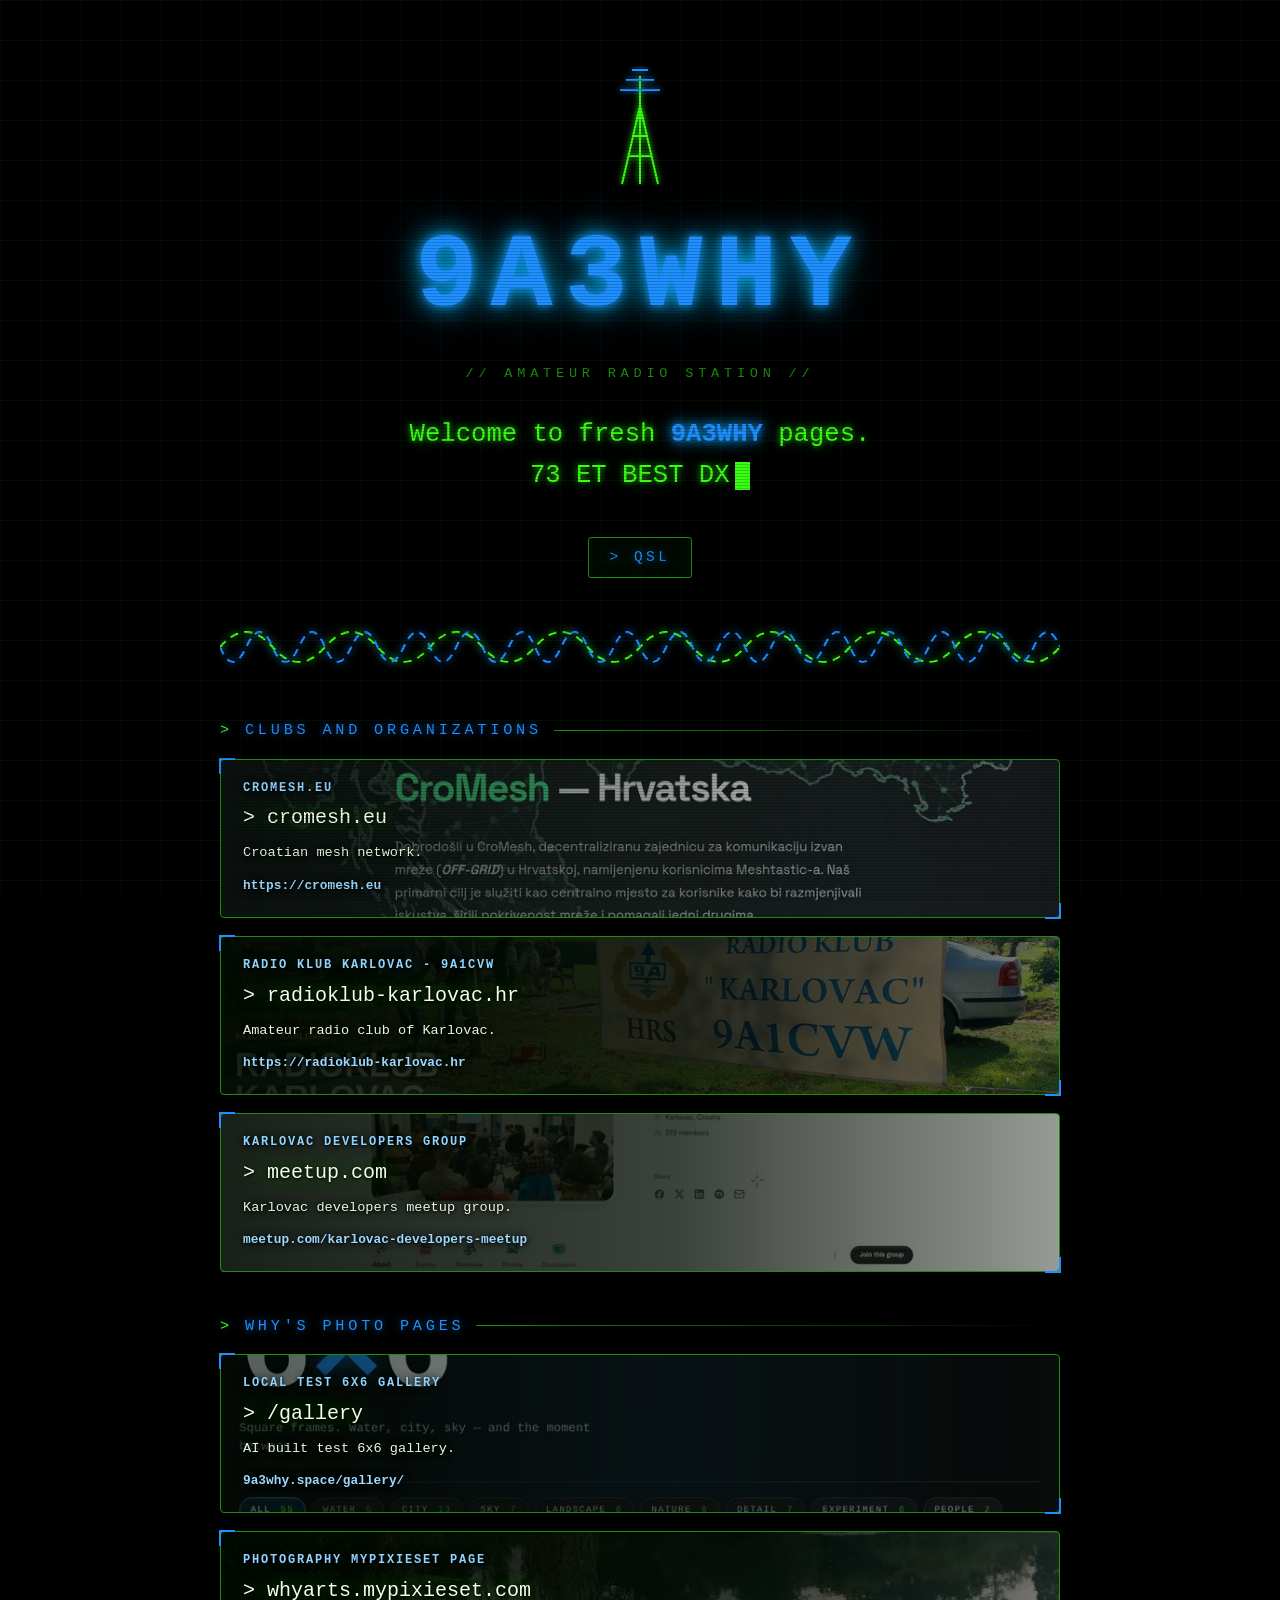
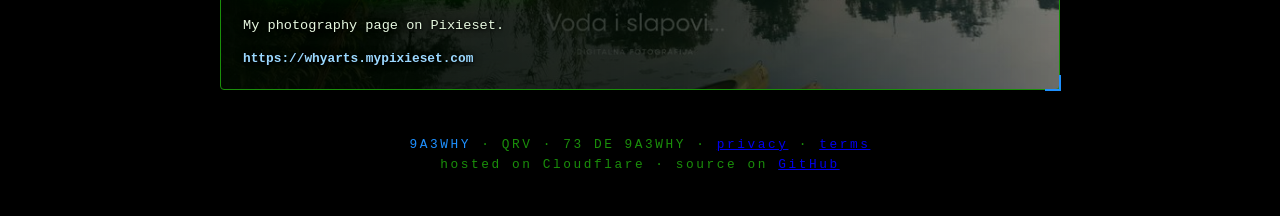
<file: index.html>
<!doctype html>
<html lang="en">
<head>
<meta charset="utf-8">
<meta name="viewport" content="width=device-width, initial-scale=1">
<meta name="generator" content="Created by 9A3WHY with the assistance of Claude, an AI assistant by Anthropic">
<title>9A3WHY</title>
<meta name="description" content="Welcome to fresh 9A3WHY pages. 73 ET BEST DX">
<style>
  :root {
    --bg: #000;
    --green: #39ff14;
    --green-dim: #1a8f0a;
    --blue: #1e90ff;
    --blue-glow: #00bfff;
    --mono: ui-monospace, "SF Mono", "Cascadia Code", Menlo, Consolas, "Liberation Mono", monospace;
  }
  * { box-sizing: border-box; }
  html, body { margin: 0; min-height: 100%; }
  body {
    background: var(--bg);
    color: var(--green);
    font-family: var(--mono);
    line-height: 1.6;
    overflow-x: hidden;
    position: relative;
  }

  /* faint grid + scanlines */
  body::before {
    content: "";
    position: fixed; inset: 0;
    background:
      linear-gradient(rgba(57,255,20,.05) 1px, transparent 1px) 0 0 / 40px 40px,
      linear-gradient(90deg, rgba(30,144,255,.05) 1px, transparent 1px) 0 0 / 40px 40px;
    pointer-events: none;
  }
  body::after {
    content: "";
    position: fixed; inset: 0;
    background: repeating-linear-gradient(to bottom, rgba(0,0,0,0) 0, rgba(0,0,0,0) 2px, rgba(0,0,0,.35) 3px);
    pointer-events: none;
    z-index: 10;
  }

  main {
    position: relative; z-index: 1;
    max-width: 880px;
    margin: 0 auto;
    padding: 56px 20px 40px;
    text-align: center;
  }

  /* radio waves behind the callsign */
  .waves { position: relative; height: 130px; margin-bottom: 8px; }
  .waves span {
    position: absolute; left: 50%; bottom: 0;
    width: 20px; height: 20px;
    border: 2px solid var(--blue);
    border-radius: 50%;
    transform: translateX(-50%) scale(1);
    opacity: 0;
    animation: ping 3.6s ease-out infinite;
  }
  .waves span:nth-child(2) { animation-delay: 1.2s; border-color: var(--green); }
  .waves span:nth-child(3) { animation-delay: 2.4s; }
  @keyframes ping {
    0%   { opacity: .9; transform: translateX(-50%) scale(1); }
    100% { opacity: 0;  transform: translateX(-50%) scale(9); }
  }
  .mast {
    position: absolute; left: 50%; bottom: 0; transform: translateX(-50%);
    width: 60px; height: 120px;
  }

  h1 {
    margin: 0;
    font-size: clamp(3rem, 12vw, 6.5rem);
    letter-spacing: .12em;
    color: var(--blue);
    text-shadow: 0 0 8px var(--blue), 0 0 24px var(--blue-glow), 0 0 48px rgba(0,191,255,.5);
    animation: flicker 6s infinite;
  }
  @keyframes flicker {
    0%, 92%, 100% { opacity: 1; }
    93% { opacity: .75; }
    95% { opacity: 1; }
    97% { opacity: .85; }
  }
  .sub {
    margin: .2em 0 2.2em;
    color: var(--green-dim);
    letter-spacing: .35em;
    font-size: .85rem;
    text-transform: uppercase;
  }

  .welcome {
    font-size: clamp(1.05rem, 3.4vw, 1.6rem);
    color: var(--green);
    text-shadow: 0 0 6px rgba(57,255,20,.7), 0 0 18px rgba(57,255,20,.35);
    margin: 0 0 2.4em;
  }
  .welcome .call { color: var(--blue); text-shadow: 0 0 8px var(--blue), 0 0 18px var(--blue-glow); font-weight: bold; }
  .cursor {
    display: inline-block; width: .6em; height: 1.1em;
    background: var(--green);
    vertical-align: text-bottom;
    margin-left: .2em;
    animation: blink 1s steps(1) infinite;
  }
  @keyframes blink { 50% { opacity: 0; } }

  .sub a.quiet { color: inherit; text-decoration: none; text-shadow: inherit; cursor: default; transition: color .3s, text-shadow .3s; }
  .sub a.quiet:hover, .sub a.quiet:focus-visible { color: var(--green); text-shadow: 0 0 10px rgba(57,255,20,.7); cursor: pointer; outline: none; }
  .qsl-link { margin: -1.3em 0 2.4em; }
  .qsl-link a {
    display: inline-block; padding: 8px 20px; text-decoration: none;
    border: 1px solid var(--green-dim); border-radius: 3px; background: rgba(0,20,0,.45);
    color: var(--blue); font-size: .9rem; letter-spacing: .25em; text-transform: uppercase;
    text-shadow: 0 0 8px rgba(30,144,255,.6);
    transition: border-color .2s, box-shadow .2s, color .2s, transform .2s;
  }
  .qsl-link a:hover, .qsl-link a:focus-visible { border-color: var(--blue); color: var(--green); box-shadow: 0 0 16px rgba(30,144,255,.5); transform: translateY(-2px); outline: none; }

  /* waveform divider */
  .wave { width: 100%; height: 60px; margin: 0 0 2em; }
  .wave path {
    fill: none; stroke-width: 2;
    stroke-dasharray: 8 6;
    animation: dash 3s linear infinite;
  }
  .wave path.g { stroke: var(--green); filter: drop-shadow(0 0 4px var(--green)); }
  .wave path.b { stroke: var(--blue);  filter: drop-shadow(0 0 4px var(--blue)); animation-direction: reverse; }
  @keyframes dash { to { stroke-dashoffset: -56; } }

  .group { margin: 0 0 2.6em; }
  .group-title { display: flex; align-items: center; gap: 12px; margin: 0 0 16px; font-size: .95rem; font-weight: normal; letter-spacing: .25em; text-transform: uppercase; text-align: left; color: var(--blue); text-shadow: 0 0 8px rgba(30,144,255,.6); }
  .group-title::before { content: ">"; color: var(--green); }
  .group-title::after { content: ""; flex: 1; height: 1px; background: linear-gradient(90deg, var(--green-dim), transparent); }
  .group-title .live { color: var(--green); text-shadow: 0 0 8px rgba(57,255,20,.7); }

  .links {
    display: grid;
    gap: 18px;
    grid-template-columns: 1fr;
    text-align: left;
  }
  .card {
    display: block;
    padding: 20px 22px;
    border: 1px solid var(--green-dim);
    border-radius: 4px;
    text-decoration: none;
    color: var(--green);
    background: rgba(0,20,0,.45);
    position: relative;
    transition: border-color .2s, box-shadow .2s, transform .2s;
  }
  .card:last-child:nth-child(odd) { grid-column: 1 / -1; }
  .card::before, .card::after {
    content: ""; position: absolute; width: 14px; height: 14px;
    border: 2px solid var(--blue);
  }
  .card::before { top: -2px; left: -2px; border-right: 0; border-bottom: 0; }
  .card::after  { bottom: -2px; right: -2px; border-left: 0; border-top: 0; }
  .card:hover, .card:focus-visible {
    border-color: var(--blue);
    box-shadow: 0 0 18px rgba(30,144,255,.55), inset 0 0 18px rgba(30,144,255,.12);
    transform: translateY(-3px);
    outline: none;
  }
  .card .tag { display: block; color: var(--blue); font-size: .75rem; letter-spacing: .15em; text-transform: uppercase; line-height: 1.4; }
  .card .name { display: block; font-size: 1.25rem; margin: .3em 0; text-shadow: 0 0 6px rgba(57,255,20,.6); }
  .card .desc { color: #7fd36f; font-size: .85rem; }
  .card .url  { display: block; margin-top: .8em; color: var(--blue); font-size: .8rem; word-break: break-all; }

  @media (max-width: 560px) { .links { grid-template-columns: 1fr; } }



  /* link cards with a screenshot of the target page as background */
  .card.has-bg { --o1: .90; --o2: .76; --o3: .40; }
  .card.has-bg.dark-bg { --o1: .60; --o2: .40; --o3: .10; }
  .card.has-bg {
    background:
      linear-gradient(90deg, rgba(0,8,0,var(--o1)) 0%, rgba(0,8,0,var(--o2)) 55%, rgba(0,8,0,var(--o3)) 100%),
      var(--bg) center / cover no-repeat;
  }
  .card.has-bg:hover, .card.has-bg:focus-visible {
    background:
      linear-gradient(90deg, rgba(0,8,0,calc(var(--o1) - .1)) 0%, rgba(0,8,0,calc(var(--o2) - .15)) 55%, rgba(0,8,0,calc(var(--o3) - .1)) 100%),
      var(--bg) center / cover no-repeat;
  }
  .card.has-bg .tag  { color: #8fd4ff; font-weight: bold; text-shadow: 0 1px 3px #000, 0 0 8px #000; }
  .card.has-bg .name { color: #f4ffec; text-shadow: 0 1px 3px #000, 0 0 10px #000, 0 0 16px rgba(57,255,20,.5); }
  .card.has-bg .desc { color: #e6f8df; text-shadow: 0 1px 3px #000, 0 0 8px #000; }
  .card.has-bg .url  { color: #9bd9ff; font-weight: bold; text-shadow: 0 1px 3px #000, 0 0 8px #000; }

  footer {
    margin-top: 3.5em;
    color: var(--green-dim);
    font-size: .8rem;
    letter-spacing: .2em;
  }
  footer b { color: var(--blue); font-weight: normal; }

  @media (prefers-reduced-motion: reduce) {
    *, *::before, *::after { animation: none !important; transition: none !important; }
  }
</style>
</head>
<body>
<main>

  <div class="waves" aria-hidden="true">
    <span></span><span></span><span></span>
    <svg class="mast" viewBox="0 0 60 120" fill="none" stroke-width="2">
      <g stroke="#39ff14" style="filter:drop-shadow(0 0 3px #39ff14)">
        <path d="M30 118 V10"/>
        <path d="M12 118 L30 40 L48 118"/>
        <path d="M18 90 H42 M22 70 H38 M26 52 H34"/>
      </g>
      <g stroke="#1e90ff" style="filter:drop-shadow(0 0 3px #1e90ff)">
        <path d="M10 24 H50"/><path d="M16 14 H44"/><path d="M22 4 H38"/>
      </g>
    </svg>
  </div>

  <h1>9A3WHY</h1>
  <p class="sub"><a class="quiet" href="/projects/">// amateur radio station //</a></p>

  <p class="welcome">
    Welcome to fresh <span class="call">9A3WHY</span> pages.<br>
    73 ET BEST DX<span class="cursor" aria-hidden="true"></span>
  </p>

  <p class="qsl-link"><a href="/qsl/">&gt; QSL</a></p>

  <svg class="wave" viewBox="0 0 800 60" preserveAspectRatio="none" aria-hidden="true">
    <path class="g" d="M0 30 Q 25 0 50 30 T 100 30 T 150 30 T 200 30 T 250 30 T 300 30 T 350 30 T 400 30 T 450 30 T 500 30 T 550 30 T 600 30 T 650 30 T 700 30 T 750 30 T 800 30"/>
    <path class="b" d="M0 30 Q 12 60 25 30 T 50 30 T 75 30 T 100 30 T 125 30 T 150 30 T 175 30 T 200 30 T 225 30 T 250 30 T 275 30 T 300 30 T 325 30 T 350 30 T 375 30 T 400 30 T 425 30 T 450 30 T 475 30 T 500 30 T 525 30 T 550 30 T 575 30 T 600 30 T 625 30 T 650 30 T 675 30 T 700 30 T 725 30 T 750 30 T 775 30 T 800 30"/>
  </svg>

  <section class="group" aria-labelledby="g-clubs">
  <h2 class="group-title" id="g-clubs">Clubs and organizations</h2>
  <nav class="links" aria-label="Clubs and organizations">
    <a class="card has-bg dark-bg" style="--bg:url(img/cards/cromesh.jpg)" href="https://cromesh.eu" target="_blank" rel="noopener">
      <span class="tag">CroMesh.eu</span>
      <span class="name">&gt;&nbsp;cromesh.eu</span>
      <span class="desc">Croatian mesh network.</span>
      <span class="url">https://cromesh.eu</span>
    </a>
    <a class="card has-bg" style="--bg:url(img/cards/rkk.jpg)" href="https://radioklub-karlovac.hr/" target="_blank" rel="noopener">
      <span class="tag">Radio Klub Karlovac - 9A1CVW</span>
      <span class="name">&gt;&nbsp;radioklub-karlovac.hr</span>
      <span class="desc">Amateur radio club of Karlovac.</span>
      <span class="url">https://radioklub-karlovac.hr</span>
    </a>
    <a class="card has-bg" style="--bg:url(img/cards/developers.jpg)" href="https://www.meetup.com/karlovac-developers-meetup/" target="_blank" rel="noopener">
      <span class="tag">Karlovac Developers Group</span>
      <span class="name">&gt;&nbsp;meetup.com</span>
      <span class="desc">Karlovac developers meetup group.</span>
      <span class="url">meetup.com/karlovac-developers-meetup</span>
    </a>
  </nav>
  </section>

  <section class="group" aria-labelledby="g-photo">
  <h2 class="group-title" id="g-photo">why's photo pages</h2>
  <nav class="links" aria-label="Photo pages">
    <a class="card has-bg dark-bg" style="--bg:url(img/cards/gallery.jpg)" href="/gallery/">
      <span class="tag">Local test 6x6 gallery</span>
      <span class="name">&gt;&nbsp;/gallery</span>
      <span class="desc">AI built test 6x6 gallery.</span>
      <span class="url">9a3why.space/gallery/</span>
    </a>
    <a class="card has-bg" style="--bg:url(img/cards/pixieset.jpg)" href="https://whyarts.mypixieset.com/" target="_blank" rel="noopener">
      <span class="tag">Photography mypixieset page</span>
      <span class="name">&gt;&nbsp;whyarts.mypixieset.com</span>
      <span class="desc">My photography page on Pixieset.</span>
      <span class="url">https://whyarts.mypixieset.com</span>
    </a>
  </nav>
  </section>


  <footer>
    <b>9A3WHY</b> &middot; QRV &middot; 73 DE 9A3WHY &middot; <a href="/privacy/">privacy</a> &middot; <a href="/terms/">terms</a><br>
    hosted on Cloudflare &middot; source on <a href="https://github.com/why0712/www.9a3why.space" target="_blank" rel="noopener">GitHub</a>
  </footer>

</main>
</body>
</html>
</file>
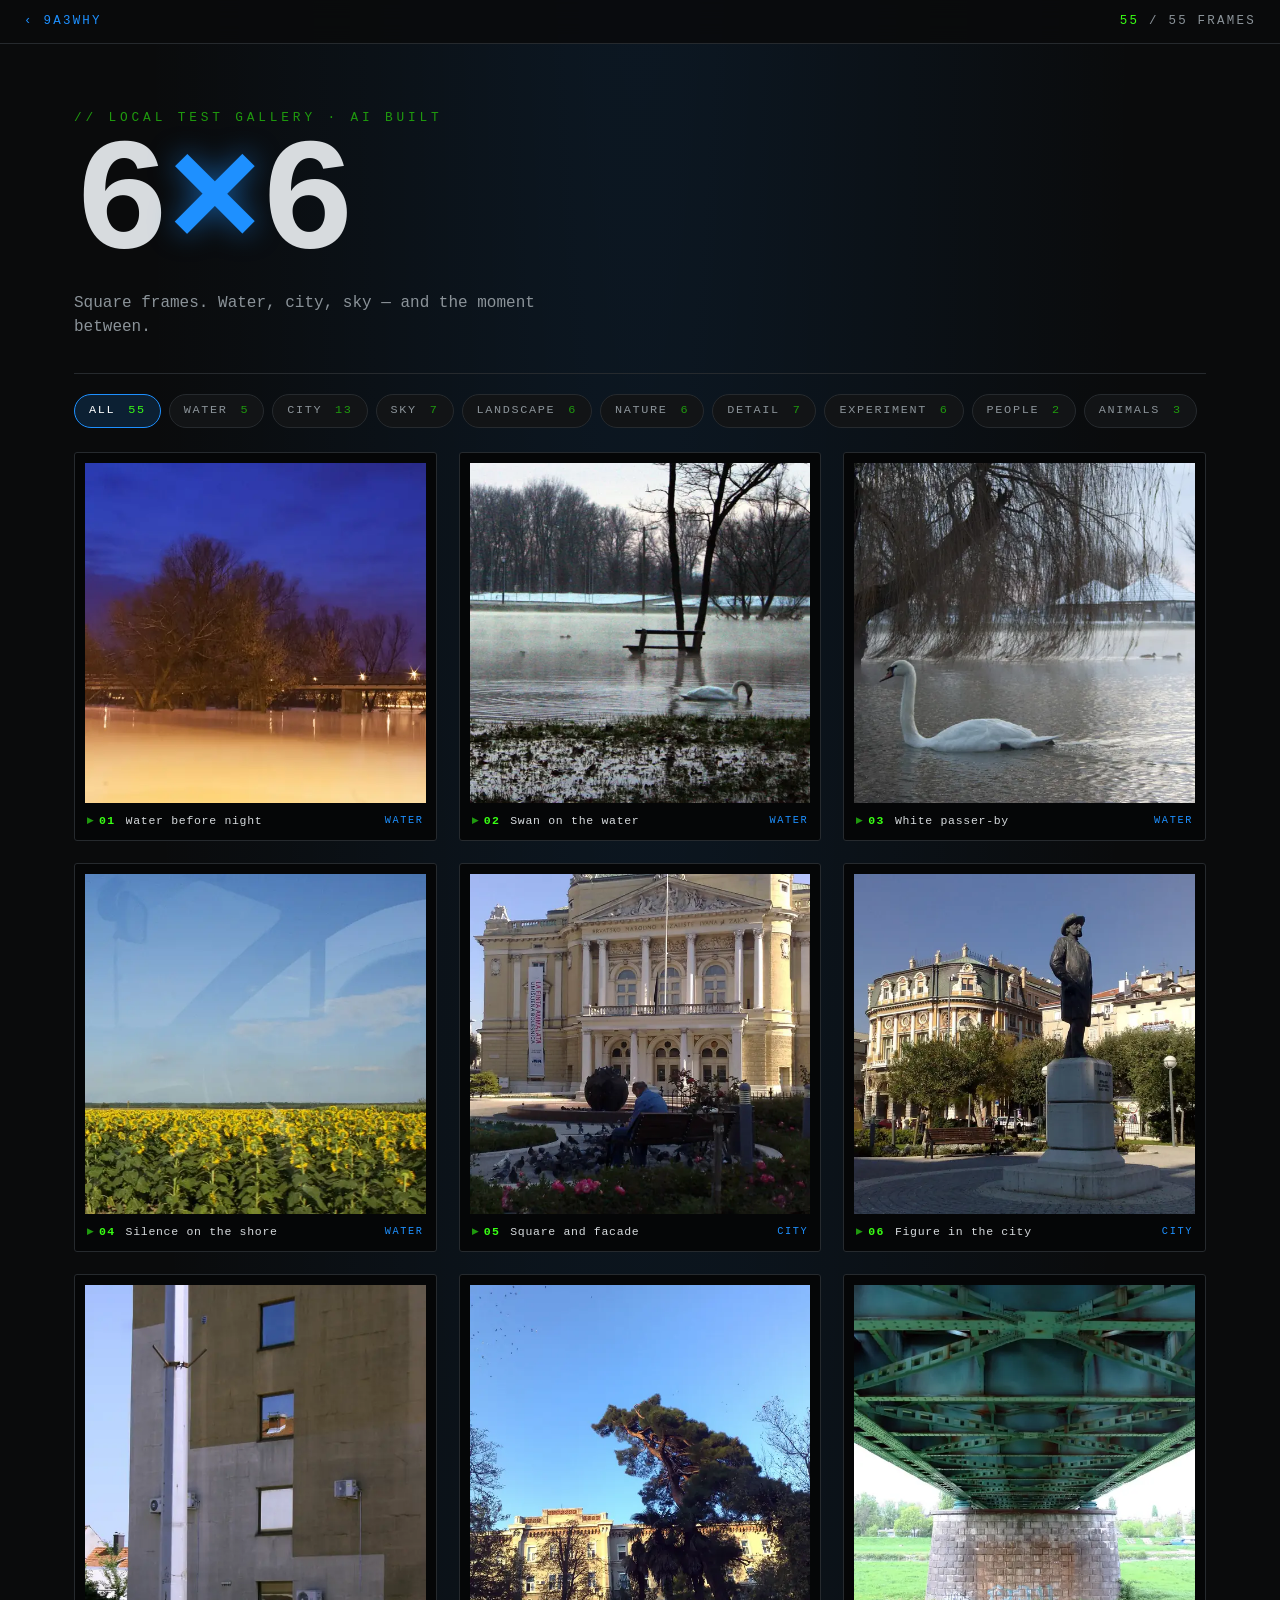
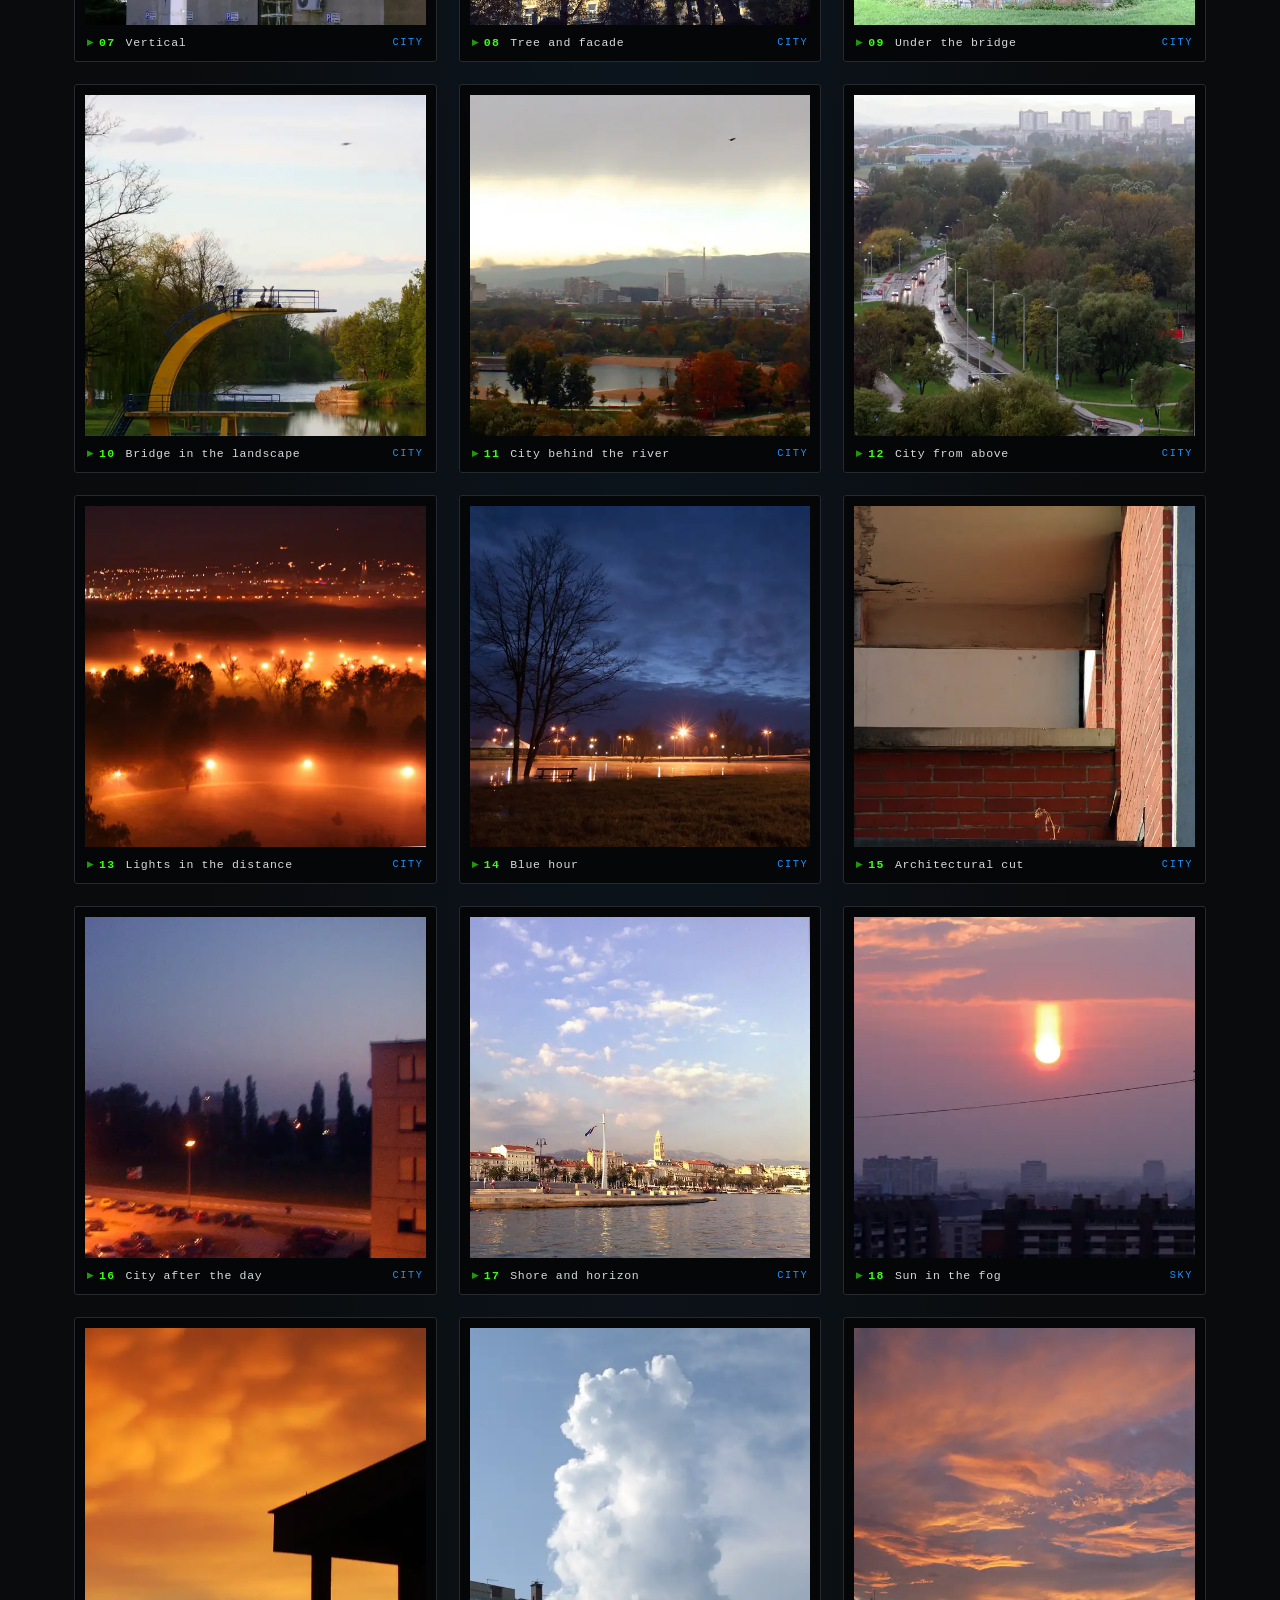
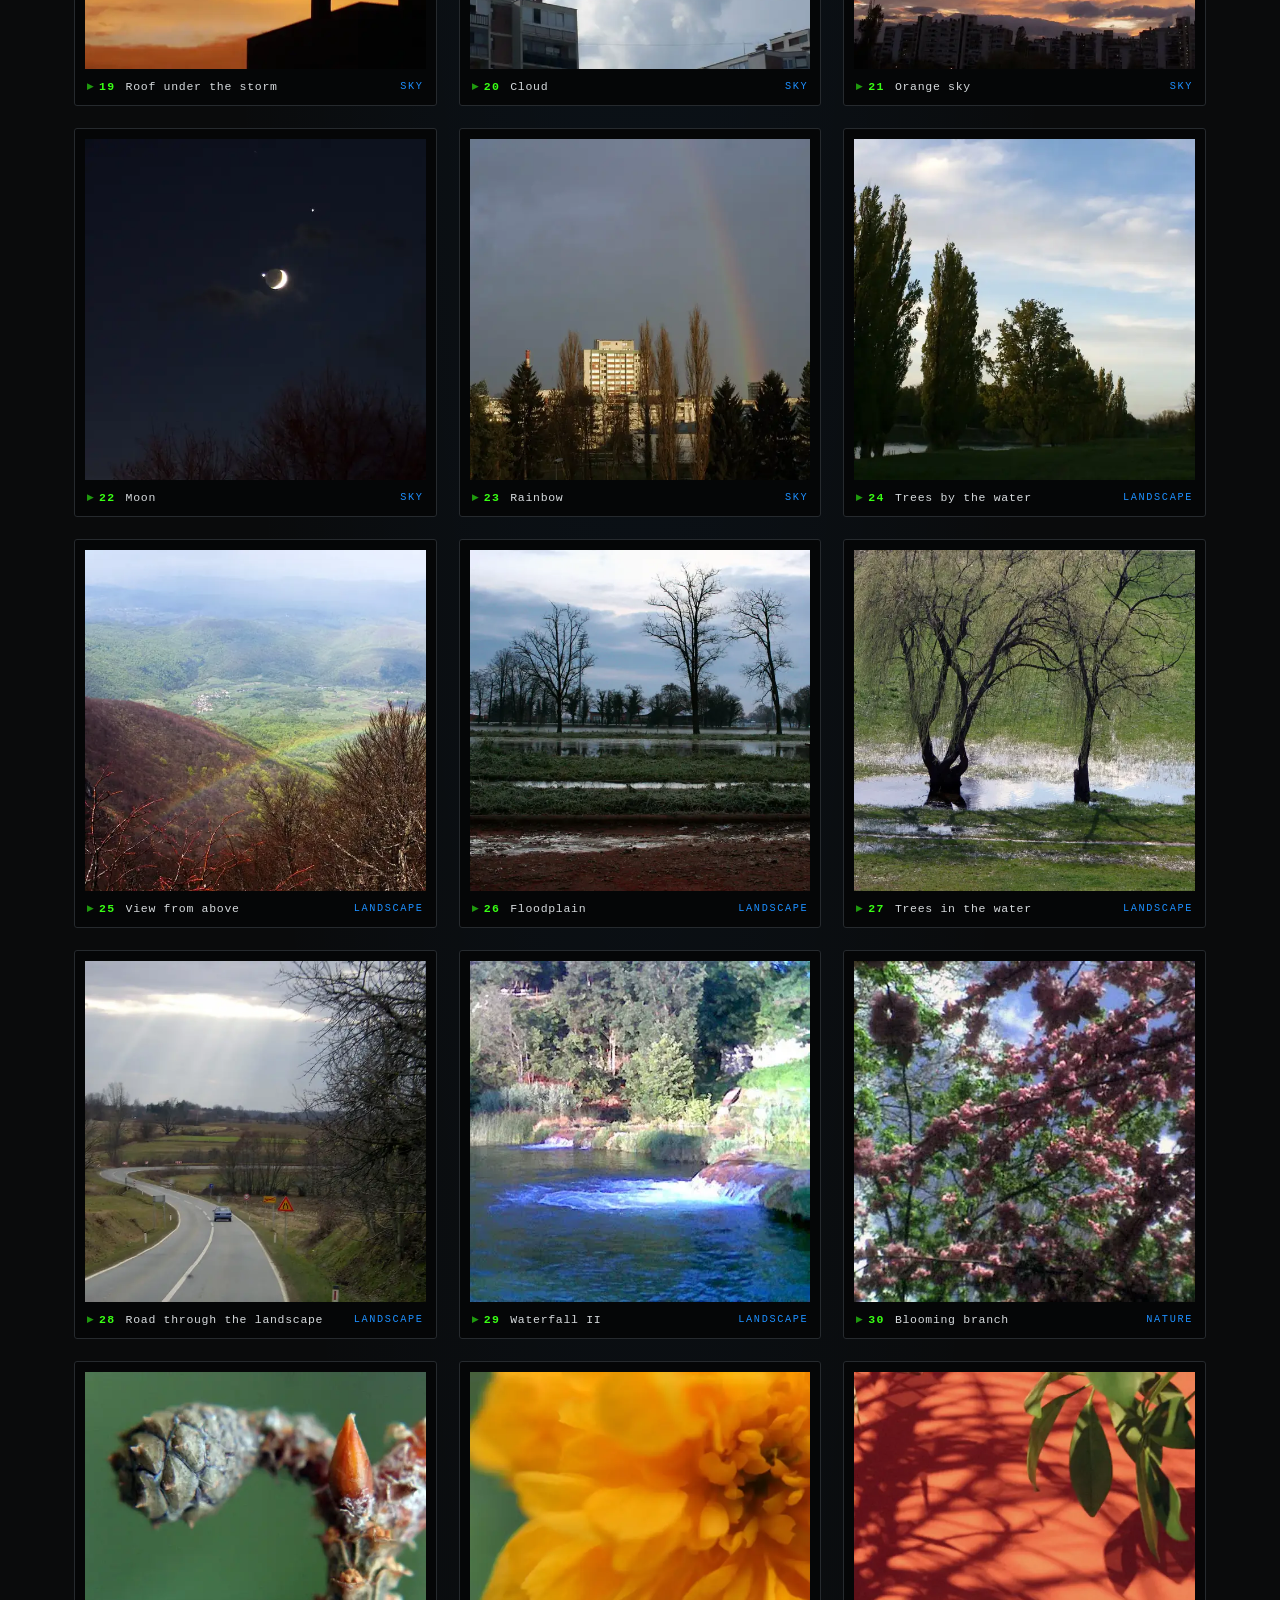
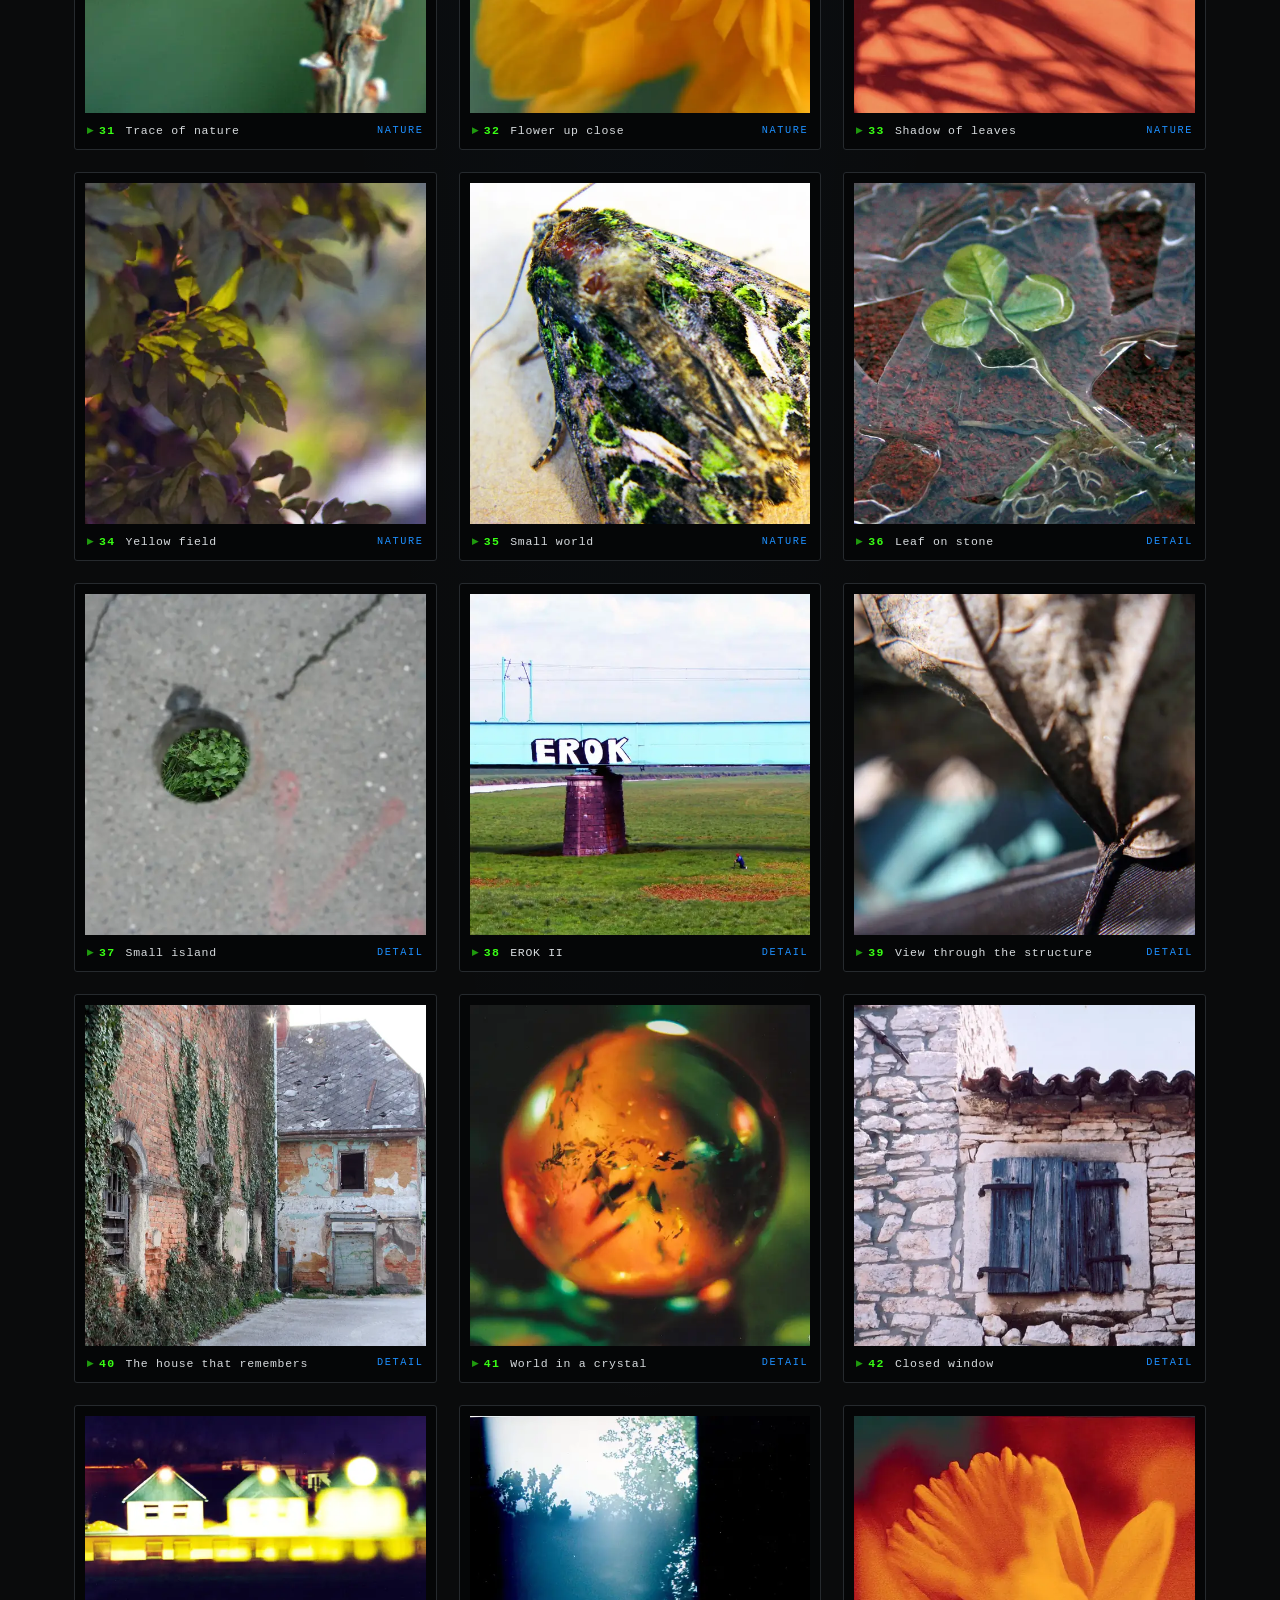
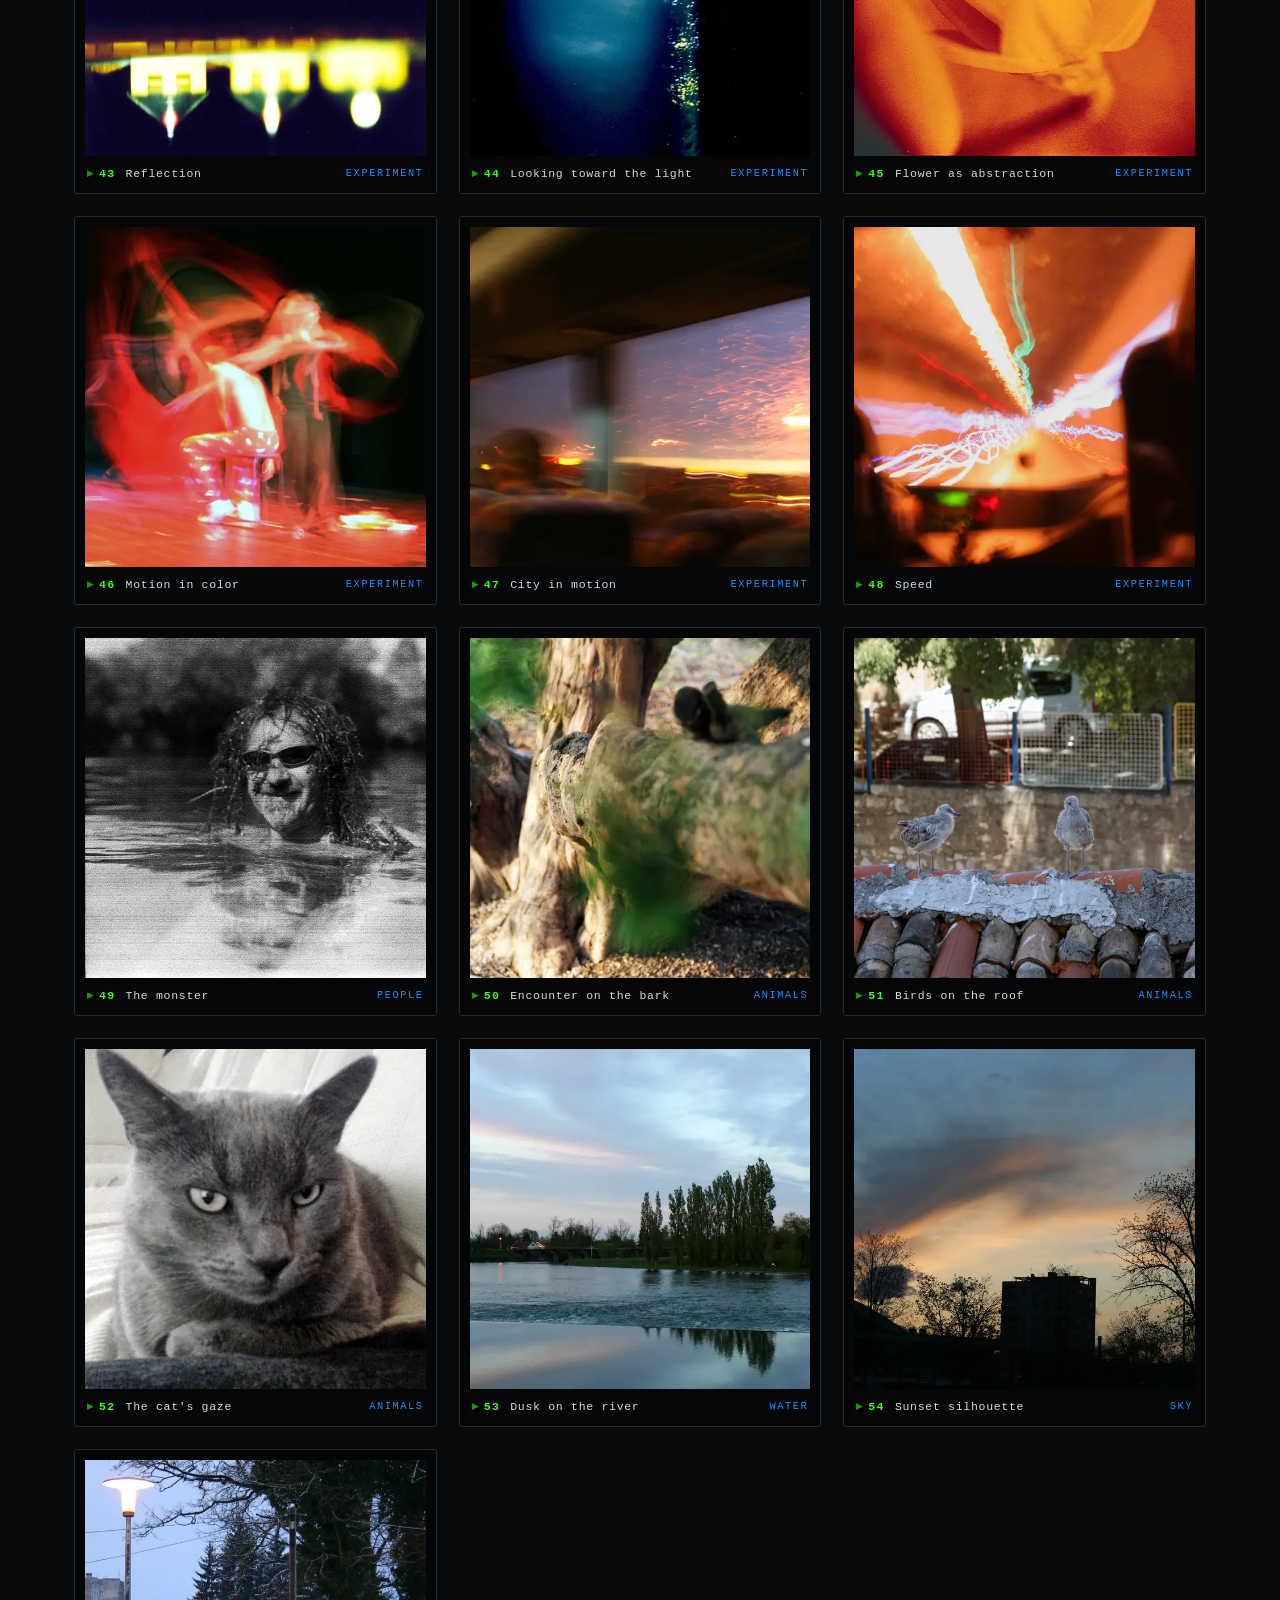
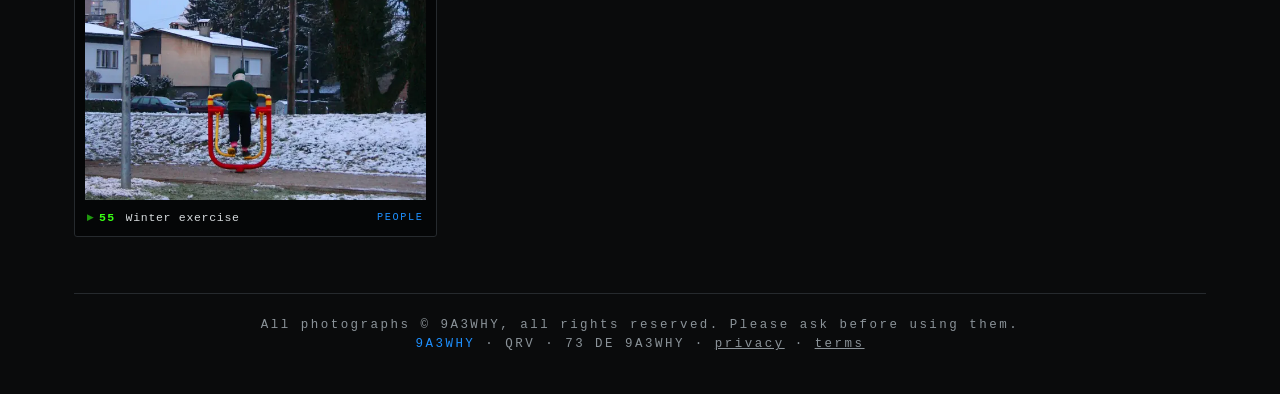
<file: gallery/index.html>
<!doctype html>
<html lang="en">
<head>
<meta charset="utf-8">
<meta name="viewport" content="width=device-width, initial-scale=1">
<meta name="generator" content="Created by 9A3WHY with the assistance of Claude, an AI assistant by Anthropic">
<meta name="theme-color" content="#0a0b0c">
<meta name="description" content="Local test 6x6 gallery - AI built, by 9A3WHY">
<title>6x6 Gallery - 9A3WHY</title>
<link rel="icon" href="favicon.svg" type="image/svg+xml">
<link rel="stylesheet" href="gallery.css?v=3">
</head>
<body>

<header class="bar">
  <a class="home" href="/">&lsaquo; 9A3WHY</a>
  <span class="count"><span id="shown">55</span> / 55 frames</span>
</header>

<main>
  <section class="hero">
    <p class="kicker">// local test gallery &middot; AI built</p>
    <h1>6<span>&times;</span>6</h1>
    <p class="lede">Square frames. Water, city, sky &mdash; and the moment between.</p>
  </section>

  <nav class="filters" aria-label="Filter by theme">
      <button class="chip is-on" data-filter="All" type="button">All <i>55</i></button>
      <button class="chip" data-filter="Water" type="button">Water <i>5</i></button>
      <button class="chip" data-filter="City" type="button">City <i>13</i></button>
      <button class="chip" data-filter="Sky" type="button">Sky <i>7</i></button>
      <button class="chip" data-filter="Landscape" type="button">Landscape <i>6</i></button>
      <button class="chip" data-filter="Nature" type="button">Nature <i>6</i></button>
      <button class="chip" data-filter="Detail" type="button">Detail <i>7</i></button>
      <button class="chip" data-filter="Experiment" type="button">Experiment <i>6</i></button>
      <button class="chip" data-filter="People" type="button">People <i>2</i></button>
      <button class="chip" data-filter="Animals" type="button">Animals <i>3</i></button>
  </nav>

  <div class="grid" id="grid">
    <figure class="frame" data-theme="Water" data-title="Water before night" data-n="01" data-full="images/32-img-3084-sq.webp" tabindex="0" role="button" aria-label="Open frame 01: Water before night">
      <div class="shot"><img src="images/thumbs/32-img-3084-sq.webp" alt="Water before night" width="600" height="600" loading="lazy" decoding="async"></div>
      <figcaption><b>01</b><span>Water before night</span><em>Water</em></figcaption>
    </figure>
    <figure class="frame" data-theme="Water" data-title="Swan on the water" data-n="02" data-full="images/37-img-3153-sq1.webp" tabindex="0" role="button" aria-label="Open frame 02: Swan on the water">
      <div class="shot"><img src="images/thumbs/37-img-3153-sq1.webp" alt="Swan on the water" width="600" height="600" loading="lazy" decoding="async"></div>
      <figcaption><b>02</b><span>Swan on the water</span><em>Water</em></figcaption>
    </figure>
    <figure class="frame" data-theme="Water" data-title="White passer-by" data-n="03" data-full="images/40-img-3174-sq.webp" tabindex="0" role="button" aria-label="Open frame 03: White passer-by">
      <div class="shot"><img src="images/thumbs/40-img-3174-sq.webp" alt="White passer-by" width="600" height="600" loading="lazy" decoding="async"></div>
      <figcaption><b>03</b><span>White passer-by</span><em>Water</em></figcaption>
    </figure>
    <figure class="frame" data-theme="Water" data-title="Silence on the shore" data-n="04" data-full="images/43-img-3878-sq.webp" tabindex="0" role="button" aria-label="Open frame 04: Silence on the shore">
      <div class="shot"><img src="images/thumbs/43-img-3878-sq.webp" alt="Silence on the shore" width="600" height="600" loading="lazy" decoding="async"></div>
      <figcaption><b>04</b><span>Silence on the shore</span><em>Water</em></figcaption>
    </figure>
    <figure class="frame" data-theme="City" data-title="Square and facade" data-n="05" data-full="images/08-22102012170-sq.webp" tabindex="0" role="button" aria-label="Open frame 05: Square and facade">
      <div class="shot"><img src="images/thumbs/08-22102012170-sq.webp" alt="Square and facade" width="600" height="600" loading="lazy" decoding="async"></div>
      <figcaption><b>05</b><span>Square and facade</span><em>City</em></figcaption>
    </figure>
    <figure class="frame" data-theme="City" data-title="Figure in the city" data-n="06" data-full="images/09-22102012171-sq.webp" tabindex="0" role="button" aria-label="Open frame 06: Figure in the city">
      <div class="shot"><img src="images/thumbs/09-22102012171-sq.webp" alt="Figure in the city" width="600" height="600" loading="lazy" decoding="async"></div>
      <figcaption><b>06</b><span>Figure in the city</span><em>City</em></figcaption>
    </figure>
    <figure class="frame" data-theme="City" data-title="Vertical" data-n="07" data-full="images/10-2-img-4384-sq.webp" tabindex="0" role="button" aria-label="Open frame 07: Vertical">
      <div class="shot"><img src="images/thumbs/10-2-img-4384-sq.webp" alt="Vertical" width="600" height="600" loading="lazy" decoding="async"></div>
      <figcaption><b>07</b><span>Vertical</span><em>City</em></figcaption>
    </figure>
    <figure class="frame" data-theme="City" data-title="Tree and facade" data-n="08" data-full="images/11-3-24102012172-sq.webp" tabindex="0" role="button" aria-label="Open frame 08: Tree and facade">
      <div class="shot"><img src="images/thumbs/11-3-24102012172-sq.webp" alt="Tree and facade" width="600" height="600" loading="lazy" decoding="async"></div>
      <figcaption><b>08</b><span>Tree and facade</span><em>City</em></figcaption>
    </figure>
    <figure class="frame" data-theme="City" data-title="Under the bridge" data-n="09" data-full="images/19-img-0195-sq.webp" tabindex="0" role="button" aria-label="Open frame 09: Under the bridge">
      <div class="shot"><img src="images/thumbs/19-img-0195-sq.webp" alt="Under the bridge" width="600" height="600" loading="lazy" decoding="async"></div>
      <figcaption><b>09</b><span>Under the bridge</span><em>City</em></figcaption>
    </figure>
    <figure class="frame" data-theme="City" data-title="Bridge in the landscape" data-n="10" data-full="images/20-img-0363-sq.webp" tabindex="0" role="button" aria-label="Open frame 10: Bridge in the landscape">
      <div class="shot"><img src="images/thumbs/20-img-0363-sq.webp" alt="Bridge in the landscape" width="600" height="600" loading="lazy" decoding="async"></div>
      <figcaption><b>10</b><span>Bridge in the landscape</span><em>City</em></figcaption>
    </figure>
    <figure class="frame" data-theme="City" data-title="City behind the river" data-n="11" data-full="images/29-img-2458-sq.webp" tabindex="0" role="button" aria-label="Open frame 11: City behind the river">
      <div class="shot"><img src="images/thumbs/29-img-2458-sq.webp" alt="City behind the river" width="600" height="600" loading="lazy" decoding="async"></div>
      <figcaption><b>11</b><span>City behind the river</span><em>City</em></figcaption>
    </figure>
    <figure class="frame" data-theme="City" data-title="City from above" data-n="12" data-full="images/30-img-2477-sq.webp" tabindex="0" role="button" aria-label="Open frame 12: City from above">
      <div class="shot"><img src="images/thumbs/30-img-2477-sq.webp" alt="City from above" width="600" height="600" loading="lazy" decoding="async"></div>
      <figcaption><b>12</b><span>City from above</span><em>City</em></figcaption>
    </figure>
    <figure class="frame" data-theme="City" data-title="Lights in the distance" data-n="13" data-full="images/31-img-2509-sq.webp" tabindex="0" role="button" aria-label="Open frame 13: Lights in the distance">
      <div class="shot"><img src="images/thumbs/31-img-2509-sq.webp" alt="Lights in the distance" width="600" height="600" loading="lazy" decoding="async"></div>
      <figcaption><b>13</b><span>Lights in the distance</span><em>City</em></figcaption>
    </figure>
    <figure class="frame" data-theme="City" data-title="Blue hour" data-n="14" data-full="images/33-img-3099-sqw.webp" tabindex="0" role="button" aria-label="Open frame 14: Blue hour">
      <div class="shot"><img src="images/thumbs/33-img-3099-sqw.webp" alt="Blue hour" width="600" height="600" loading="lazy" decoding="async"></div>
      <figcaption><b>14</b><span>Blue hour</span><em>City</em></figcaption>
    </figure>
    <figure class="frame" data-theme="City" data-title="Architectural cut" data-n="15" data-full="images/34-img-3129.webp" tabindex="0" role="button" aria-label="Open frame 15: Architectural cut">
      <div class="shot"><img src="images/thumbs/34-img-3129.webp" alt="Architectural cut" width="600" height="600" loading="lazy" decoding="async"></div>
      <figcaption><b>15</b><span>Architectural cut</span><em>City</em></figcaption>
    </figure>
    <figure class="frame" data-theme="City" data-title="City after the day" data-n="16" data-full="images/51-p8050019-sq.webp" tabindex="0" role="button" aria-label="Open frame 16: City after the day">
      <div class="shot"><img src="images/thumbs/51-p8050019-sq.webp" alt="City after the day" width="600" height="600" loading="lazy" decoding="async"></div>
      <figcaption><b>16</b><span>City after the day</span><em>City</em></figcaption>
    </figure>
    <figure class="frame" data-theme="City" data-title="Shore and horizon" data-n="17" data-full="images/60-st-sq.webp" tabindex="0" role="button" aria-label="Open frame 17: Shore and horizon">
      <div class="shot"><img src="images/thumbs/60-st-sq.webp" alt="Shore and horizon" width="600" height="600" loading="lazy" decoding="async"></div>
      <figcaption><b>17</b><span>Shore and horizon</span><em>City</em></figcaption>
    </figure>
    <figure class="frame" data-theme="Sky" data-title="Sun in the fog" data-n="18" data-full="images/12-4-img-3587-sq.webp" tabindex="0" role="button" aria-label="Open frame 18: Sun in the fog">
      <div class="shot"><img src="images/thumbs/12-4-img-3587-sq.webp" alt="Sun in the fog" width="600" height="600" loading="lazy" decoding="async"></div>
      <figcaption><b>18</b><span>Sun in the fog</span><em>Sky</em></figcaption>
    </figure>
    <figure class="frame" data-theme="Sky" data-title="Roof under the storm" data-n="19" data-full="images/13-5-sky-sq.webp" tabindex="0" role="button" aria-label="Open frame 19: Roof under the storm">
      <div class="shot"><img src="images/thumbs/13-5-sky-sq.webp" alt="Roof under the storm" width="600" height="600" loading="lazy" decoding="async"></div>
      <figcaption><b>19</b><span>Roof under the storm</span><em>Sky</em></figcaption>
    </figure>
    <figure class="frame" data-theme="Sky" data-title="Cloud" data-n="20" data-full="images/44-img-3928-sq.webp" tabindex="0" role="button" aria-label="Open frame 20: Cloud">
      <div class="shot"><img src="images/thumbs/44-img-3928-sq.webp" alt="Cloud" width="600" height="600" loading="lazy" decoding="async"></div>
      <figcaption><b>20</b><span>Cloud</span><em>Sky</em></figcaption>
    </figure>
    <figure class="frame" data-theme="Sky" data-title="Orange sky" data-n="21" data-full="images/45-img-4586-sq.webp" tabindex="0" role="button" aria-label="Open frame 21: Orange sky">
      <div class="shot"><img src="images/thumbs/45-img-4586-sq.webp" alt="Orange sky" width="600" height="600" loading="lazy" decoding="async"></div>
      <figcaption><b>21</b><span>Orange sky</span><em>Sky</em></figcaption>
    </figure>
    <figure class="frame" data-theme="Sky" data-title="Moon" data-n="22" data-full="images/46-img-4642.webp" tabindex="0" role="button" aria-label="Open frame 22: Moon">
      <div class="shot"><img src="images/thumbs/46-img-4642.webp" alt="Moon" width="600" height="600" loading="lazy" decoding="async"></div>
      <figcaption><b>22</b><span>Moon</span><em>Sky</em></figcaption>
    </figure>
    <figure class="frame" data-theme="Sky" data-title="Rainbow" data-n="23" data-full="images/48-img-6498-sq.webp" tabindex="0" role="button" aria-label="Open frame 23: Rainbow">
      <div class="shot"><img src="images/thumbs/48-img-6498-sq.webp" alt="Rainbow" width="600" height="600" loading="lazy" decoding="async"></div>
      <figcaption><b>23</b><span>Rainbow</span><em>Sky</em></figcaption>
    </figure>
    <figure class="frame" data-theme="Landscape" data-title="Trees by the water" data-n="24" data-full="images/21-img-0373-sq.webp" tabindex="0" role="button" aria-label="Open frame 24: Trees by the water">
      <div class="shot"><img src="images/thumbs/21-img-0373-sq.webp" alt="Trees by the water" width="600" height="600" loading="lazy" decoding="async"></div>
      <figcaption><b>24</b><span>Trees by the water</span><em>Landscape</em></figcaption>
    </figure>
    <figure class="frame" data-theme="Landscape" data-title="View from above" data-n="25" data-full="images/24-img-1035-sqr.webp" tabindex="0" role="button" aria-label="Open frame 25: View from above">
      <div class="shot"><img src="images/thumbs/24-img-1035-sqr.webp" alt="View from above" width="600" height="600" loading="lazy" decoding="async"></div>
      <figcaption><b>25</b><span>View from above</span><em>Landscape</em></figcaption>
    </figure>
    <figure class="frame" data-theme="Landscape" data-title="Floodplain" data-n="26" data-full="images/35-img-3146-sq.webp" tabindex="0" role="button" aria-label="Open frame 26: Floodplain">
      <div class="shot"><img src="images/thumbs/35-img-3146-sq.webp" alt="Floodplain" width="600" height="600" loading="lazy" decoding="async"></div>
      <figcaption><b>26</b><span>Floodplain</span><em>Landscape</em></figcaption>
    </figure>
    <figure class="frame" data-theme="Landscape" data-title="Trees in the water" data-n="27" data-full="images/49-img-6518-sq.webp" tabindex="0" role="button" aria-label="Open frame 27: Trees in the water">
      <div class="shot"><img src="images/thumbs/49-img-6518-sq.webp" alt="Trees in the water" width="600" height="600" loading="lazy" decoding="async"></div>
      <figcaption><b>27</b><span>Trees in the water</span><em>Landscape</em></figcaption>
    </figure>
    <figure class="frame" data-theme="Landscape" data-title="Road through the landscape" data-n="28" data-full="images/50-p2070493-sq.webp" tabindex="0" role="button" aria-label="Open frame 28: Road through the landscape">
      <div class="shot"><img src="images/thumbs/50-p2070493-sq.webp" alt="Road through the landscape" width="600" height="600" loading="lazy" decoding="async"></div>
      <figcaption><b>28</b><span>Road through the landscape</span><em>Landscape</em></figcaption>
    </figure>
    <figure class="frame" data-theme="Landscape" data-title="Waterfall II" data-n="29" data-full="images/53-slika000-sq.webp" tabindex="0" role="button" aria-label="Open frame 29: Waterfall II">
      <div class="shot"><img src="images/thumbs/53-slika000-sq.webp" alt="Waterfall II" width="600" height="600" loading="lazy" decoding="async"></div>
      <figcaption><b>29</b><span>Waterfall II</span><em>Landscape</em></figcaption>
    </figure>
    <figure class="frame" data-theme="Nature" data-title="Blooming branch" data-n="30" data-full="images/17-dsc00084-sqw.webp" tabindex="0" role="button" aria-label="Open frame 30: Blooming branch">
      <div class="shot"><img src="images/thumbs/17-dsc00084-sqw.webp" alt="Blooming branch" width="600" height="600" loading="lazy" decoding="async"></div>
      <figcaption><b>30</b><span>Blooming branch</span><em>Nature</em></figcaption>
    </figure>
    <figure class="frame" data-theme="Nature" data-title="Trace of nature" data-n="31" data-full="images/26-img-1563-sq.webp" tabindex="0" role="button" aria-label="Open frame 31: Trace of nature">
      <div class="shot"><img src="images/thumbs/26-img-1563-sq.webp" alt="Trace of nature" width="600" height="600" loading="lazy" decoding="async"></div>
      <figcaption><b>31</b><span>Trace of nature</span><em>Nature</em></figcaption>
    </figure>
    <figure class="frame" data-theme="Nature" data-title="Flower up close" data-n="32" data-full="images/27-img-1918-sq.webp" tabindex="0" role="button" aria-label="Open frame 32: Flower up close">
      <div class="shot"><img src="images/thumbs/27-img-1918-sq.webp" alt="Flower up close" width="600" height="600" loading="lazy" decoding="async"></div>
      <figcaption><b>32</b><span>Flower up close</span><em>Nature</em></figcaption>
    </figure>
    <figure class="frame" data-theme="Nature" data-title="Shadow of leaves" data-n="33" data-full="images/41-img-3530-sq.webp" tabindex="0" role="button" aria-label="Open frame 33: Shadow of leaves">
      <div class="shot"><img src="images/thumbs/41-img-3530-sq.webp" alt="Shadow of leaves" width="600" height="600" loading="lazy" decoding="async"></div>
      <figcaption><b>33</b><span>Shadow of leaves</span><em>Nature</em></figcaption>
    </figure>
    <figure class="frame" data-theme="Nature" data-title="Yellow field" data-n="34" data-full="images/42-img-3787-sq.webp" tabindex="0" role="button" aria-label="Open frame 34: Yellow field">
      <div class="shot"><img src="images/thumbs/42-img-3787-sq.webp" alt="Yellow field" width="600" height="600" loading="lazy" decoding="async"></div>
      <figcaption><b>34</b><span>Yellow field</span><em>Nature</em></figcaption>
    </figure>
    <figure class="frame" data-theme="Nature" data-title="Small world" data-n="35" data-full="images/47-img-4678sq.webp" tabindex="0" role="button" aria-label="Open frame 35: Small world">
      <div class="shot"><img src="images/thumbs/47-img-4678sq.webp" alt="Small world" width="600" height="600" loading="lazy" decoding="async"></div>
      <figcaption><b>35</b><span>Small world</span><em>Nature</em></figcaption>
    </figure>
    <figure class="frame" data-theme="Detail" data-title="Leaf on stone" data-n="36" data-full="images/04-12-img-3149-sq.webp" tabindex="0" role="button" aria-label="Open frame 36: Leaf on stone">
      <div class="shot"><img src="images/thumbs/04-12-img-3149-sq.webp" alt="Leaf on stone" width="600" height="600" loading="lazy" decoding="async"></div>
      <figcaption><b>36</b><span>Leaf on stone</span><em>Detail</em></figcaption>
    </figure>
    <figure class="frame" data-theme="Detail" data-title="Small island" data-n="37" data-full="images/05-14-img-0186-sq.webp" tabindex="0" role="button" aria-label="Open frame 37: Small island">
      <div class="shot"><img src="images/thumbs/05-14-img-0186-sq.webp" alt="Small island" width="600" height="600" loading="lazy" decoding="async"></div>
      <figcaption><b>37</b><span>Small island</span><em>Detail</em></figcaption>
    </figure>
    <figure class="frame" data-theme="Detail" data-title="EROK II" data-n="38" data-full="images/06-15-img-0188-sq.webp" tabindex="0" role="button" aria-label="Open frame 38: EROK II">
      <div class="shot"><img src="images/thumbs/06-15-img-0188-sq.webp" alt="EROK II" width="600" height="600" loading="lazy" decoding="async"></div>
      <figcaption><b>38</b><span>EROK II</span><em>Detail</em></figcaption>
    </figure>
    <figure class="frame" data-theme="Detail" data-title="View through the structure" data-n="39" data-full="images/16-9-img-0481-sq.webp" tabindex="0" role="button" aria-label="Open frame 39: View through the structure">
      <div class="shot"><img src="images/thumbs/16-9-img-0481-sq.webp" alt="View through the structure" width="600" height="600" loading="lazy" decoding="async"></div>
      <figcaption><b>39</b><span>View through the structure</span><em>Detail</em></figcaption>
    </figure>
    <figure class="frame" data-theme="Detail" data-title="The house that remembers" data-n="40" data-full="images/55-untitled-31.webp" tabindex="0" role="button" aria-label="Open frame 40: The house that remembers">
      <div class="shot"><img src="images/thumbs/55-untitled-31.webp" alt="The house that remembers" width="600" height="600" loading="lazy" decoding="async"></div>
      <figcaption><b>40</b><span>The house that remembers</span><em>Detail</em></figcaption>
    </figure>
    <figure class="frame" data-theme="Detail" data-title="World in a crystal" data-n="41" data-full="images/56-crystal-sq.webp" tabindex="0" role="button" aria-label="Open frame 41: World in a crystal">
      <div class="shot"><img src="images/thumbs/56-crystal-sq.webp" alt="World in a crystal" width="600" height="600" loading="lazy" decoding="async"></div>
      <figcaption><b>41</b><span>World in a crystal</span><em>Detail</em></figcaption>
    </figure>
    <figure class="frame" data-theme="Detail" data-title="Closed window" data-n="42" data-full="images/61-window-sq.webp" tabindex="0" role="button" aria-label="Open frame 42: Closed window">
      <div class="shot"><img src="images/thumbs/61-window-sq.webp" alt="Closed window" width="600" height="600" loading="lazy" decoding="async"></div>
      <figcaption><b>42</b><span>Closed window</span><em>Detail</em></figcaption>
    </figure>
    <figure class="frame" data-theme="Experiment" data-title="Reflection" data-n="43" data-full="images/01-001-sq.webp" tabindex="0" role="button" aria-label="Open frame 43: Reflection">
      <div class="shot"><img src="images/thumbs/01-001-sq.webp" alt="Reflection" width="600" height="600" loading="lazy" decoding="async"></div>
      <figcaption><b>43</b><span>Reflection</span><em>Experiment</em></figcaption>
    </figure>
    <figure class="frame" data-theme="Experiment" data-title="Looking toward the light" data-n="44" data-full="images/03-11-peek-sq.webp" tabindex="0" role="button" aria-label="Open frame 44: Looking toward the light">
      <div class="shot"><img src="images/thumbs/03-11-peek-sq.webp" alt="Looking toward the light" width="600" height="600" loading="lazy" decoding="async"></div>
      <figcaption><b>44</b><span>Looking toward the light</span><em>Experiment</em></figcaption>
    </figure>
    <figure class="frame" data-theme="Experiment" data-title="Flower as abstraction" data-n="45" data-full="images/14-6-macrored-sq.webp" tabindex="0" role="button" aria-label="Open frame 45: Flower as abstraction">
      <div class="shot"><img src="images/thumbs/14-6-macrored-sq.webp" alt="Flower as abstraction" width="600" height="600" loading="lazy" decoding="async"></div>
      <figcaption><b>45</b><span>Flower as abstraction</span><em>Experiment</em></figcaption>
    </figure>
    <figure class="frame" data-theme="Experiment" data-title="Motion in color" data-n="46" data-full="images/15-7-img-6794-sq.webp" tabindex="0" role="button" aria-label="Open frame 46: Motion in color">
      <div class="shot"><img src="images/thumbs/15-7-img-6794-sq.webp" alt="Motion in color" width="600" height="600" loading="lazy" decoding="async"></div>
      <figcaption><b>46</b><span>Motion in color</span><em>Experiment</em></figcaption>
    </figure>
    <figure class="frame" data-theme="Experiment" data-title="City in motion" data-n="47" data-full="images/28-img-2065-sq.webp" tabindex="0" role="button" aria-label="Open frame 47: City in motion">
      <div class="shot"><img src="images/thumbs/28-img-2065-sq.webp" alt="City in motion" width="600" height="600" loading="lazy" decoding="async"></div>
      <figcaption><b>47</b><span>City in motion</span><em>Experiment</em></figcaption>
    </figure>
    <figure class="frame" data-theme="Experiment" data-title="Speed" data-n="48" data-full="images/59-nimg-7922-sq.webp" tabindex="0" role="button" aria-label="Open frame 48: Speed">
      <div class="shot"><img src="images/thumbs/59-nimg-7922-sq.webp" alt="Speed" width="600" height="600" loading="lazy" decoding="async"></div>
      <figcaption><b>48</b><span>Speed</span><em>Experiment</em></figcaption>
    </figure>
    <figure class="frame" data-theme="People" data-title="The monster" data-n="49" data-full="images/54-the-monster.webp" tabindex="0" role="button" aria-label="Open frame 49: The monster">
      <div class="shot"><img src="images/thumbs/54-the-monster.webp" alt="The monster" width="600" height="600" loading="lazy" decoding="async"></div>
      <figcaption><b>49</b><span>The monster</span><em>People</em></figcaption>
    </figure>
    <figure class="frame" data-theme="Animals" data-title="Encounter on the bark" data-n="50" data-full="images/02-10-55860017-sq.webp" tabindex="0" role="button" aria-label="Open frame 50: Encounter on the bark">
      <div class="shot"><img src="images/thumbs/02-10-55860017-sq.webp" alt="Encounter on the bark" width="600" height="600" loading="lazy" decoding="async"></div>
      <figcaption><b>50</b><span>Encounter on the bark</span><em>Animals</em></figcaption>
    </figure>
    <figure class="frame" data-theme="Animals" data-title="Birds on the roof" data-n="51" data-full="images/07-1-img-0907-sq.webp" tabindex="0" role="button" aria-label="Open frame 51: Birds on the roof">
      <div class="shot"><img src="images/thumbs/07-1-img-0907-sq.webp" alt="Birds on the roof" width="600" height="600" loading="lazy" decoding="async"></div>
      <figcaption><b>51</b><span>Birds on the roof</span><em>Animals</em></figcaption>
    </figure>
    <figure class="frame" data-theme="Animals" data-title="The cat&#x27;s gaze" data-n="52" data-full="images/18-img-20180118-wa0010sqs.webp" tabindex="0" role="button" aria-label="Open frame 52: The cat&#x27;s gaze">
      <div class="shot"><img src="images/thumbs/18-img-20180118-wa0010sqs.webp" alt="The cat&#x27;s gaze" width="600" height="600" loading="lazy" decoding="async"></div>
      <figcaption><b>52</b><span>The cat&#x27;s gaze</span><em>Animals</em></figcaption>
    </figure>
    <figure class="frame" data-theme="Water" data-title="Dusk on the river" data-n="53" data-full="images/22-img-0387-sq.webp" tabindex="0" role="button" aria-label="Open frame 53: Dusk on the river">
      <div class="shot"><img src="images/thumbs/22-img-0387-sq.webp" alt="Dusk on the river" width="600" height="600" loading="lazy" decoding="async"></div>
      <figcaption><b>53</b><span>Dusk on the river</span><em>Water</em></figcaption>
    </figure>
    <figure class="frame" data-theme="Sky" data-title="Sunset silhouette" data-n="54" data-full="images/23-img-0392-sq.webp" tabindex="0" role="button" aria-label="Open frame 54: Sunset silhouette">
      <div class="shot"><img src="images/thumbs/23-img-0392-sq.webp" alt="Sunset silhouette" width="600" height="600" loading="lazy" decoding="async"></div>
      <figcaption><b>54</b><span>Sunset silhouette</span><em>Sky</em></figcaption>
    </figure>
    <figure class="frame" data-theme="People" data-title="Winter exercise" data-n="55" data-full="images/36-img-3152-sq.webp" tabindex="0" role="button" aria-label="Open frame 55: Winter exercise">
      <div class="shot"><img src="images/thumbs/36-img-3152-sq.webp" alt="Winter exercise" width="600" height="600" loading="lazy" decoding="async"></div>
      <figcaption><b>55</b><span>Winter exercise</span><em>People</em></figcaption>
    </figure>
  </div>

  <footer>
    <span class="rights">All photographs &copy; 9A3WHY, all rights reserved. Please ask before using them.</span><br>
    <b>9A3WHY</b> &middot; QRV &middot; 73 DE 9A3WHY &middot; <a href="/privacy/">privacy</a> &middot; <a href="/terms/">terms</a>
  </footer>
</main>

<div class="viewer" id="viewer" aria-hidden="true" role="dialog" aria-label="Photo viewer">
  <button class="v-close" type="button" aria-label="Close">&times;</button>
  <button class="v-nav v-prev" type="button" aria-label="Previous">&lsaquo;</button>
  <figure>
    <div class="vf"><img id="v-img" alt=""></div>
    <figcaption><b id="v-n"></b><span id="v-title"></span><em id="v-pos"></em></figcaption>
  </figure>
  <button class="v-nav v-next" type="button" aria-label="Next">&rsaquo;</button>
</div>

<script src="gallery.js?v=3"></script>
</body>
</html>
</file>
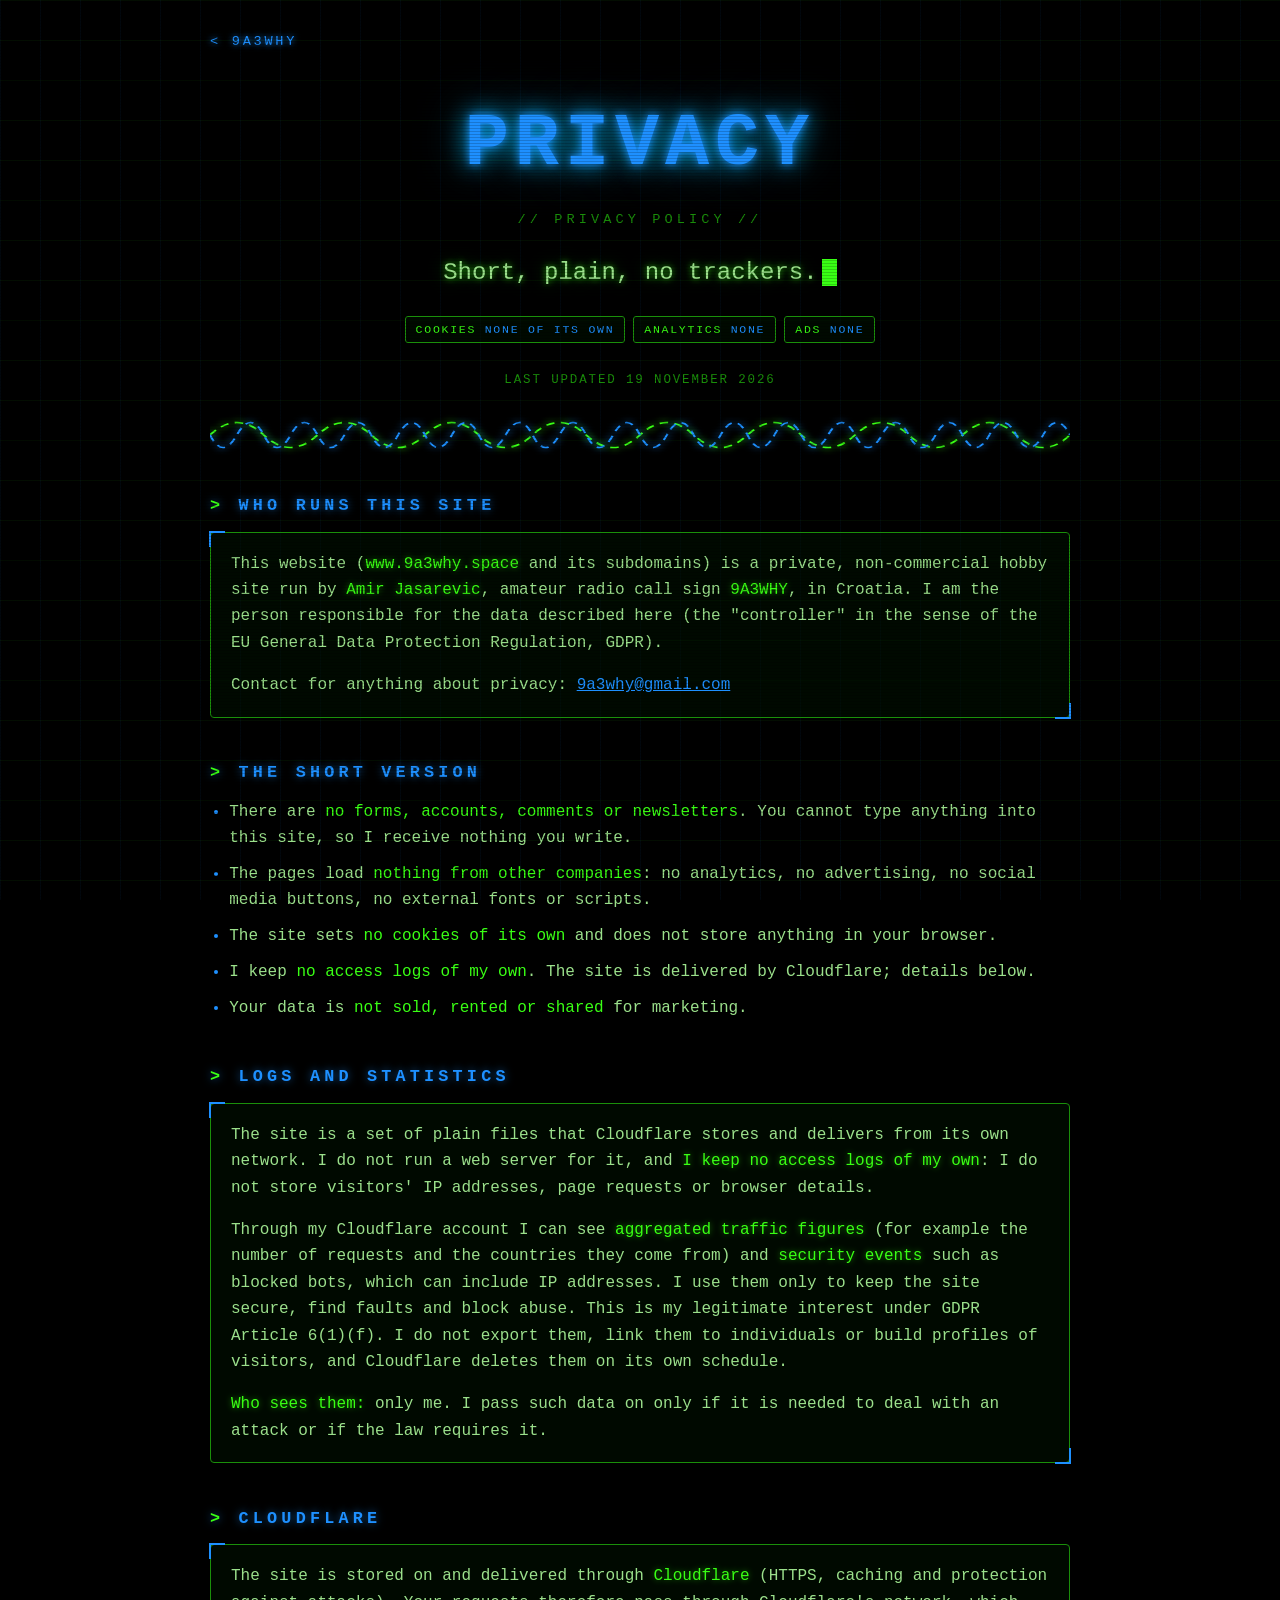
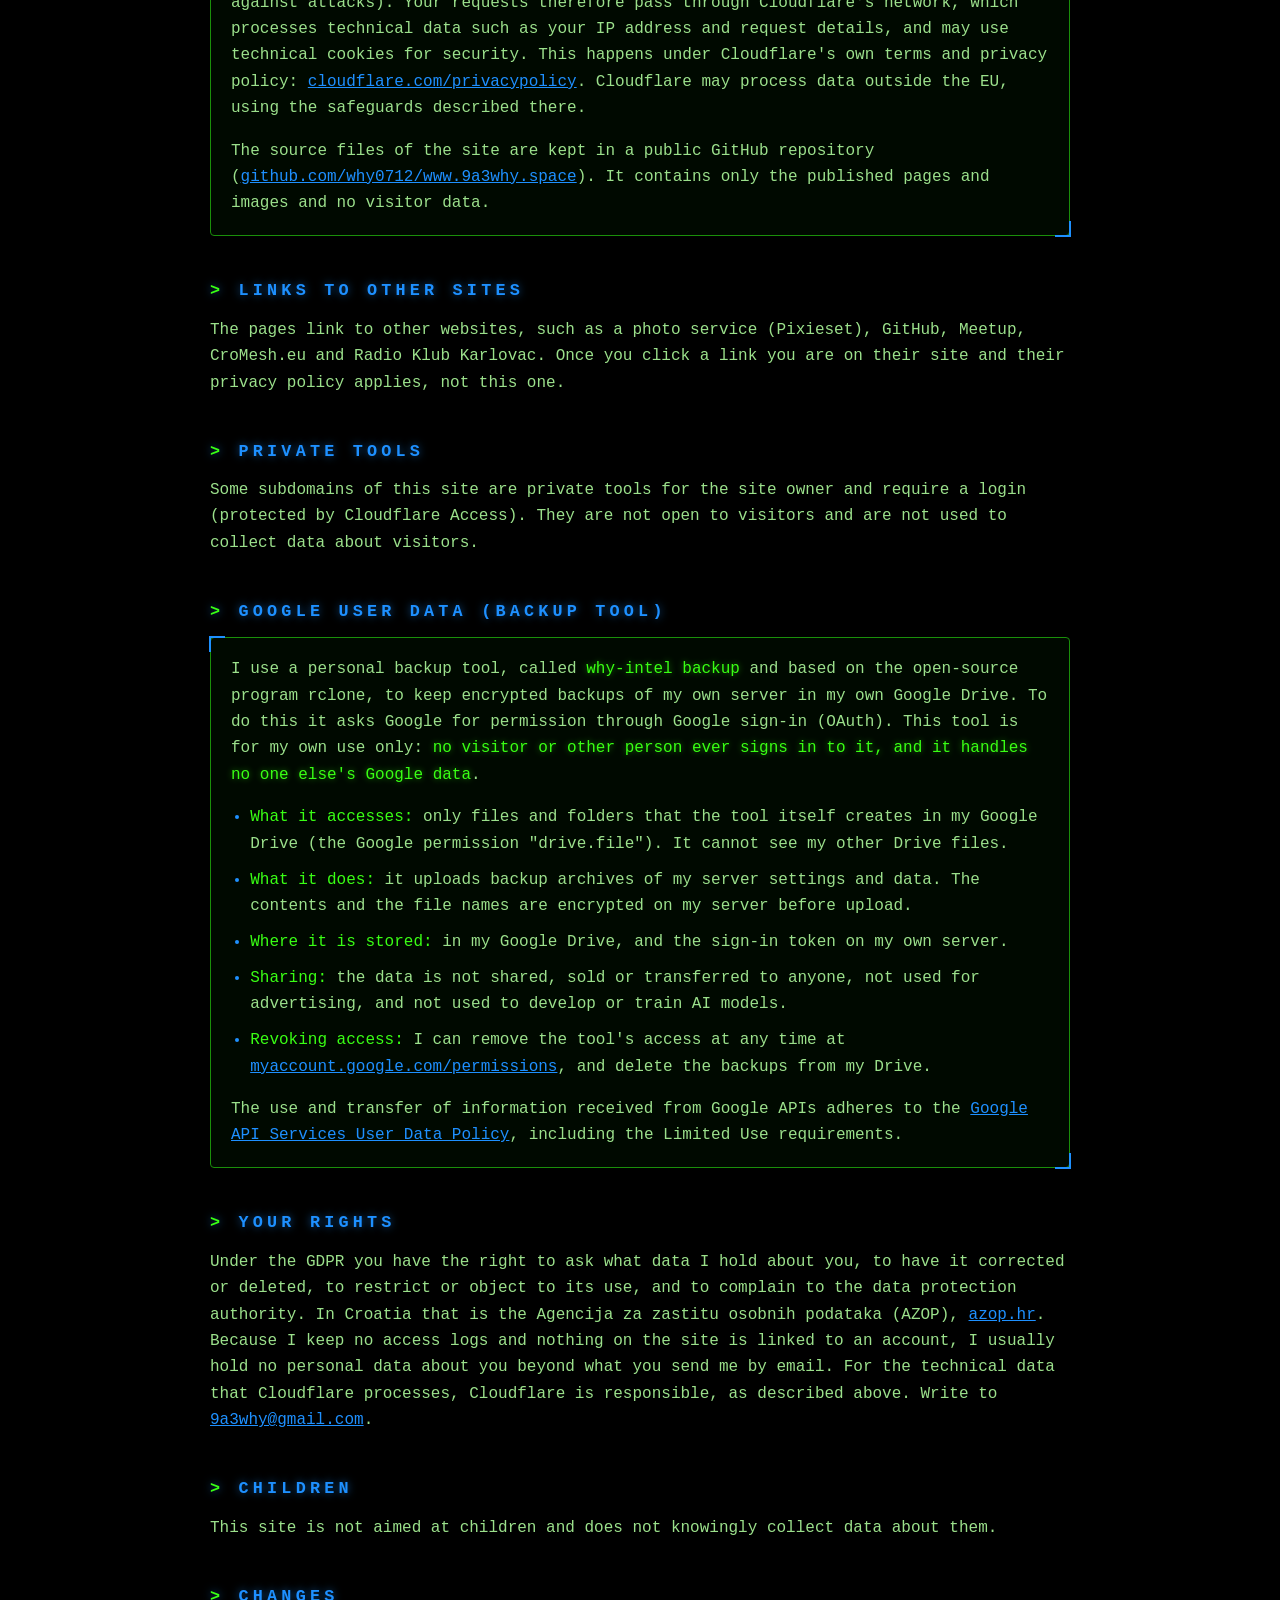
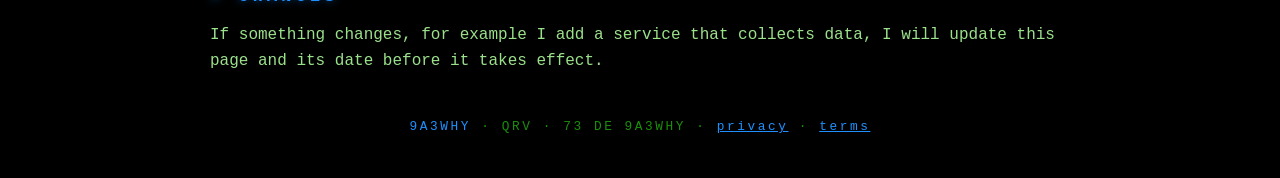
<file: privacy/index.html>
<!doctype html>
<html lang="en">
<head>
<meta charset="utf-8">
<meta name="viewport" content="width=device-width, initial-scale=1">
<meta name="generator" content="Created by 9A3WHY with the assistance of Claude, an AI assistant by Anthropic">
<meta name="theme-color" content="#000000">
<meta name="description" content="Privacy policy of www.9a3why.space: what this site and its backup tool do and do not do with your data.">
<title>PRIVACY - 9A3WHY</title>
<link rel="icon" href="data:image/svg+xml,%3Csvg xmlns='http://www.w3.org/2000/svg' viewBox='0 0 64 64'%3E%3Crect width='64' height='64' fill='%23000'/%3E%3Ctext x='10' y='44' fill='%2339ff14' font-family='monospace' font-size='30' font-weight='700'%3E%3F%3C/text%3E%3C/svg%3E">
<style>
  :root {
    --bg: #000;
    --green: #39ff14;
    --green-dim: #1a8f0a;
    --blue: #1e90ff;
    --blue-glow: #00bfff;
    --grey: #8b9399;
    --line: #1d2a1a;
    --mono: ui-monospace, "SF Mono", "Cascadia Code", Menlo, Consolas, "Liberation Mono", monospace;
  }
  * { box-sizing: border-box; }
  html, body { margin: 0; min-height: 100%; }
  html { scroll-behavior: smooth; }
  body {
    background: var(--bg);
    color: var(--green);
    font-family: var(--mono);
    line-height: 1.65;
    overflow-x: hidden;
    position: relative;
  }
  body::before {
    content: "";
    position: fixed; inset: 0;
    background:
      linear-gradient(rgba(57,255,20,.05) 1px, transparent 1px) 0 0 / 40px 40px,
      linear-gradient(90deg, rgba(30,144,255,.05) 1px, transparent 1px) 0 0 / 40px 40px;
    pointer-events: none;
  }
  body::after {
    content: "";
    position: fixed; inset: 0;
    background: repeating-linear-gradient(to bottom, rgba(0,0,0,0) 0, rgba(0,0,0,0) 2px, rgba(0,0,0,.35) 3px);
    pointer-events: none;
    z-index: 10;
  }
  main {
    position: relative; z-index: 1;
    max-width: 900px;
    margin: 0 auto;
    padding: 28px 20px 40px;
  }
  a { color: var(--blue); }
  a:hover, a:focus-visible { color: var(--green); outline: none; }

  .back { display: inline-block; text-decoration: none; font-size: .85rem; letter-spacing: .2em; text-shadow: 0 0 6px var(--blue); }

  .hero { text-align: center; padding: 30px 0 6px; }
  h1 {
    margin: 0;
    font-size: clamp(2.8rem, 11vw, 6rem);
    letter-spacing: .1em;
    color: var(--blue);
    text-shadow: 0 0 8px var(--blue), 0 0 24px var(--blue-glow), 0 0 48px rgba(0,191,255,.5);
    animation: flicker 6s infinite;
  }
  @keyframes flicker { 0%,92%,100%{opacity:1} 93%{opacity:.75} 95%{opacity:1} 97%{opacity:.85} }
  .sub { margin: .2em 0 1.6em; color: var(--green-dim); letter-spacing: .3em; font-size: .85rem; text-transform: uppercase; }
  .tagline { font-size: clamp(1.05rem, 3.4vw, 1.5rem); text-shadow: 0 0 6px rgba(57,255,20,.7), 0 0 18px rgba(57,255,20,.35); margin: 0 0 1em; }
  .cursor { display: inline-block; width: .6em; height: 1.1em; background: var(--green); vertical-align: text-bottom; margin-left: .2em; animation: blink 1s steps(1) infinite; }
  @keyframes blink { 50% { opacity: 0; } }
  .badges { display: flex; flex-wrap: wrap; gap: 8px; justify-content: center; margin: 0 0 1.6em; padding: 0; list-style: none; }
  .badges li { border: 1px solid var(--green-dim); border-radius: 3px; padding: 3px 10px; font-size: .72rem; letter-spacing: .15em; text-transform: uppercase; background: rgba(0,20,0,.45); }
  .badges li b { color: var(--blue); font-weight: normal; }

  .wave { width: 100%; height: 50px; margin: 0 0 1.4em; }
  .wave path { fill: none; stroke-width: 2; stroke-dasharray: 8 6; animation: dash 3s linear infinite; }
  .wave path.g { stroke: var(--green); filter: drop-shadow(0 0 4px var(--green)); }
  .wave path.b { stroke: var(--blue); filter: drop-shadow(0 0 4px var(--blue)); animation-direction: reverse; }
  @keyframes dash { to { stroke-dashoffset: -56; } }

  section { margin: 0 0 2.6em; }
  h2 {
    margin: 0 0 .7em;
    font-size: 1.05rem;
    letter-spacing: .25em;
    text-transform: uppercase;
    color: var(--blue);
    text-shadow: 0 0 8px rgba(30,144,255,.6);
  }
  h2::before { content: "> "; color: var(--green); }
  p { margin: 0 0 1em; color: #9be08b; }
  p strong { color: var(--green); font-weight: normal; text-shadow: 0 0 6px rgba(57,255,20,.5); }
  code { color: var(--green); background: rgba(0,40,0,.5); border: 1px solid var(--line); border-radius: 3px; padding: 0 5px; font-size: .92em; }

  .box {
    position: relative;
    padding: 18px 20px;
    border: 1px solid var(--green-dim);
    border-radius: 4px;
    background: rgba(0,20,0,.45);
  }
  .box::before, .box::after { content: ""; position: absolute; width: 14px; height: 14px; border: 2px solid var(--blue); }
  .box::before { top: -2px; left: -2px; border-right: 0; border-bottom: 0; }
  .box::after { bottom: -2px; right: -2px; border-left: 0; border-top: 0; }

  .grid { display: grid; gap: 16px; grid-template-columns: repeat(2, minmax(0, 1fr)); }
  .grid .box h3 { margin: 0 0 .3em; font-size: .85rem; letter-spacing: .15em; text-transform: uppercase; color: var(--blue); font-weight: normal; }
  .grid .box p { margin: 0; font-size: .85rem; }

  .tablewrap { overflow-x: auto; }
  table { width: 100%; border-collapse: collapse; font-size: .85rem; }
  th, td { text-align: left; padding: 8px 12px; border-bottom: 1px solid var(--line); vertical-align: top; }
  th { color: var(--blue); font-weight: normal; letter-spacing: .15em; text-transform: uppercase; font-size: .72rem; border-bottom: 1px solid var(--green-dim); }
  td:first-child { white-space: nowrap; }
  td { color: #9be08b; }
  tr:hover td { background: rgba(30,144,255,.07); }

  ol.steps { margin: 0; padding-left: 1.4em; color: #9be08b; }
  ol.steps li { margin: 0 0 .7em; padding-left: .3em; }
  ol.steps li::marker { color: var(--blue); }
  ol.steps strong { color: var(--green); font-weight: normal; }

  pre {
    margin: 0;
    padding: 16px 18px;
    overflow-x: auto;
    background: rgba(0,12,0,.8);
    border: 1px solid var(--green-dim);
    border-left: 3px solid var(--blue);
    border-radius: 3px;
    color: var(--green);
    font-size: .85rem;
    line-height: 1.6;
  }
  pre .c { color: var(--grey); }

  .tags { display: grid; gap: 6px 18px; grid-template-columns: repeat(2, minmax(0, 1fr)); font-size: .85rem; color: #9be08b; }
  .tags b { color: var(--blue); font-weight: normal; display: inline-block; min-width: 5.2em; }

  ul.plain { margin: 0; padding-left: 1.2em; color: #9be08b; }
  ul.plain li { margin: 0 0 .6em; }
  ul.plain li::marker { color: var(--blue); }

  .timeline { border-left: 2px solid var(--green-dim); margin: 0; padding: 0 0 0 18px; list-style: none; }
  .timeline li { position: relative; margin: 0 0 1em; color: #9be08b; font-size: .88rem; }
  .timeline li::before { content: ""; position: absolute; left: -24px; top: .55em; width: 10px; height: 10px; background: var(--bg); border: 2px solid var(--blue); border-radius: 50%; }
  .timeline li:first-child::before { background: var(--green); border-color: var(--green); box-shadow: 0 0 8px var(--green); }
  .timeline b { color: var(--blue); font-weight: normal; letter-spacing: .1em; }

  .cta { display: flex; flex-wrap: wrap; gap: 12px; margin-top: 1em; }
  .btn {
    display: inline-block; padding: 10px 18px; text-decoration: none;
    border: 1px solid var(--green-dim); border-radius: 3px; background: rgba(0,20,0,.45);
    color: var(--green); font-size: .85rem; letter-spacing: .12em; text-transform: uppercase;
    transition: border-color .2s, box-shadow .2s, transform .2s;
  }
  .btn:hover, .btn:focus-visible { border-color: var(--blue); color: var(--blue); box-shadow: 0 0 16px rgba(30,144,255,.5); transform: translateY(-2px); }
  .btn.primary { border-color: var(--blue); color: var(--blue); }

  footer { margin-top: 3em; text-align: center; color: var(--green-dim); font-size: .8rem; letter-spacing: .2em; }
  footer b { color: var(--blue); font-weight: normal; }

  @media (max-width: 640px) {
    .grid, .tags { grid-template-columns: 1fr; }
    main { padding: 20px 14px 30px; }
    td:first-child { white-space: normal; }
  }
  @media (prefers-reduced-motion: reduce) { *, *::before, *::after { animation: none !important; transition: none !important; } }

  h1 { font-size: clamp(2.4rem, 9vw, 4.6rem); letter-spacing: .08em; }
  .box + .box, .box + p, p + .box, ul.plain + .box, .box + ul.plain { margin-top: 1em; }
  .box ul.plain { margin: .4em 0 0; }
  .box p:last-child { margin-bottom: 0; }
  ul.plain li strong { color: var(--green); font-weight: normal; }
  .updated { text-align: center; color: var(--green-dim); font-size: .78rem; letter-spacing: .15em; margin: -.4em 0 1.6em; text-transform: uppercase; }
  td:first-child { white-space: normal; }
</style>
</head>
<body>
<main>

  <a class="back" href="/">&lt; 9A3WHY</a>

  <header class="hero">
    <h1>PRIVACY</h1>
    <p class="sub">// privacy policy //</p>
    <p class="tagline">Short, plain, no trackers.<span class="cursor" aria-hidden="true"></span></p>
    <ul class="badges">
      <li>cookies <b>none of its own</b></li>
      <li>analytics <b>none</b></li>
      <li>ads <b>none</b></li>
    </ul>
  </header>
  <p class="updated">last updated 19 November 2026</p>

  <svg class="wave" viewBox="0 0 800 60" preserveAspectRatio="none" aria-hidden="true">
    <path class="g" d="M0 30 Q 25 0 50 30 T 100 30 T 150 30 T 200 30 T 250 30 T 300 30 T 350 30 T 400 30 T 450 30 T 500 30 T 550 30 T 600 30 T 650 30 T 700 30 T 750 30 T 800 30"/>
    <path class="b" d="M0 30 Q 12 60 25 30 T 50 30 T 75 30 T 100 30 T 125 30 T 150 30 T 175 30 T 200 30 T 225 30 T 250 30 T 275 30 T 300 30 T 325 30 T 350 30 T 375 30 T 400 30 T 425 30 T 450 30 T 475 30 T 500 30 T 525 30 T 550 30 T 575 30 T 600 30 T 625 30 T 650 30 T 675 30 T 700 30 T 725 30 T 750 30 T 775 30 T 800 30"/>
  </svg>

  <section id="who">
    <h2>Who runs this site</h2>
    <div class="box">
      <p>This website (<strong>www.9a3why.space</strong> and its subdomains) is a private, non-commercial hobby site run by <strong>Amir Jasarevic</strong>, amateur radio call sign <strong>9A3WHY</strong>, in Croatia. I am the person responsible for the data described here (the "controller" in the sense of the EU General Data Protection Regulation, GDPR).</p>
      <p>Contact for anything about privacy: <a class="mail" data-u="9a3why" data-d="gmail.com" href="#">9a3why [at] gmail [dot] com</a></p>
    </div>
  </section>

  <section id="summary">
    <h2>The short version</h2>
    <ul class="plain">
      <li>There are <strong>no forms, accounts, comments or newsletters</strong>. You cannot type anything into this site, so I receive nothing you write.</li>
      <li>The pages load <strong>nothing from other companies</strong>: no analytics, no advertising, no social media buttons, no external fonts or scripts.</li>
      <li>The site sets <strong>no cookies of its own</strong> and does not store anything in your browser.</li>
      <li>I keep <strong>no access logs of my own</strong>. The site is delivered by Cloudflare; details below.</li>
      <li>Your data is <strong>not sold, rented or shared</strong> for marketing.</li>
    </ul>
  </section>

  <section id="logs">
    <h2>Logs and statistics</h2>
    <div class="box">
      <p>The site is a set of plain files that Cloudflare stores and delivers from its own network. I do not run a web server for it, and <strong>I keep no access logs of my own</strong>: I do not store visitors' IP addresses, page requests or browser details.</p>
      <p>Through my Cloudflare account I can see <strong>aggregated traffic figures</strong> (for example the number of requests and the countries they come from) and <strong>security events</strong> such as blocked bots, which can include IP addresses. I use them only to keep the site secure, find faults and block abuse. This is my legitimate interest under GDPR Article 6(1)(f). I do not export them, link them to individuals or build profiles of visitors, and Cloudflare deletes them on its own schedule.</p>
      <p><strong>Who sees them:</strong> only me. I pass such data on only if it is needed to deal with an attack or if the law requires it.</p>
    </div>
  </section>

  <section id="cloudflare">
    <h2>Cloudflare</h2>
    <div class="box">
      <p>The site is stored on and delivered through <strong>Cloudflare</strong> (HTTPS, caching and protection against attacks). Your requests therefore pass through Cloudflare's network, which processes technical data such as your IP address and request details, and may use technical cookies for security. This happens under Cloudflare's own terms and privacy policy: <a href="https://www.cloudflare.com/privacypolicy/" target="_blank" rel="noopener">cloudflare.com/privacypolicy</a>. Cloudflare may process data outside the EU, using the safeguards described there.</p>
      <p>The source files of the site are kept in a public GitHub repository (<a href="https://github.com/why0712/www.9a3why.space" target="_blank" rel="noopener">github.com/why0712/www.9a3why.space</a>). It contains only the published pages and images and no visitor data.</p>
    </div>
  </section>

  <section id="links">
    <h2>Links to other sites</h2>
    <p>The pages link to other websites, such as a photo service (Pixieset), GitHub, Meetup, CroMesh.eu and Radio Klub Karlovac. Once you click a link you are on their site and their privacy policy applies, not this one.</p>
  </section>

  <section id="private">
    <h2>Private tools</h2>
    <p>Some subdomains of this site are private tools for the site owner and require a login (protected by Cloudflare Access). They are not open to visitors and are not used to collect data about visitors.</p>
  </section>

  <section id="google">
    <h2>Google user data (backup tool)</h2>
    <div class="box">
      <p>I use a personal backup tool, called <strong>why-intel backup</strong> and based on the open-source program rclone, to keep encrypted backups of my own server in my own Google Drive. To do this it asks Google for permission through Google sign-in (OAuth). This tool is for my own use only: <strong>no visitor or other person ever signs in to it, and it handles no one else's Google data</strong>.</p>
      <ul class="plain">
        <li><strong>What it accesses:</strong> only files and folders that the tool itself creates in my Google Drive (the Google permission "drive.file"). It cannot see my other Drive files.</li>
        <li><strong>What it does:</strong> it uploads backup archives of my server settings and data. The contents and the file names are encrypted on my server before upload.</li>
        <li><strong>Where it is stored:</strong> in my Google Drive, and the sign-in token on my own server.</li>
        <li><strong>Sharing:</strong> the data is not shared, sold or transferred to anyone, not used for advertising, and not used to develop or train AI models.</li>
        <li><strong>Revoking access:</strong> I can remove the tool's access at any time at <a href="https://myaccount.google.com/permissions" target="_blank" rel="noopener">myaccount.google.com/permissions</a>, and delete the backups from my Drive.</li>
      </ul>
      <p style="margin-top:1em">The use and transfer of information received from Google APIs adheres to the <a href="https://developers.google.com/terms/api-services-user-data-policy" target="_blank" rel="noopener">Google API Services User Data Policy</a>, including the Limited Use requirements.</p>
    </div>
  </section>

  <section id="rights">
    <h2>Your rights</h2>
    <p>Under the GDPR you have the right to ask what data I hold about you, to have it corrected or deleted, to restrict or object to its use, and to complain to the data protection authority. In Croatia that is the Agencija za zastitu osobnih podataka (AZOP), <a href="https://azop.hr" target="_blank" rel="noopener">azop.hr</a>. Because I keep no access logs and nothing on the site is linked to an account, I usually hold no personal data about you beyond what you send me by email. For the technical data that Cloudflare processes, Cloudflare is responsible, as described above. Write to <a class="mail" data-u="9a3why" data-d="gmail.com" href="#">9a3why [at] gmail [dot] com</a>.</p>
  </section>

  <section id="children">
    <h2>Children</h2>
    <p>This site is not aimed at children and does not knowingly collect data about them.</p>
  </section>

  <section id="changes">
    <h2>Changes</h2>
    <p>If something changes, for example I add a service that collects data, I will update this page and its date before it takes effect.</p>
  </section>

  <footer>
    <b>9A3WHY</b> &middot; QRV &middot; 73 DE 9A3WHY &middot; <a href="/privacy/">privacy</a> &middot; <a href="/terms/">terms</a>
  </footer>

</main>
<script>
(function () {
  var l = document.querySelectorAll("a.mail");
  for (var i = 0; i < l.length; i++) {
    var a = l[i], addr = a.getAttribute("data-u") + "@" + a.getAttribute("data-d");
    a.href = "mailto:" + addr; a.textContent = addr;
  }
})();
</script>
</body>
</html>
</file>
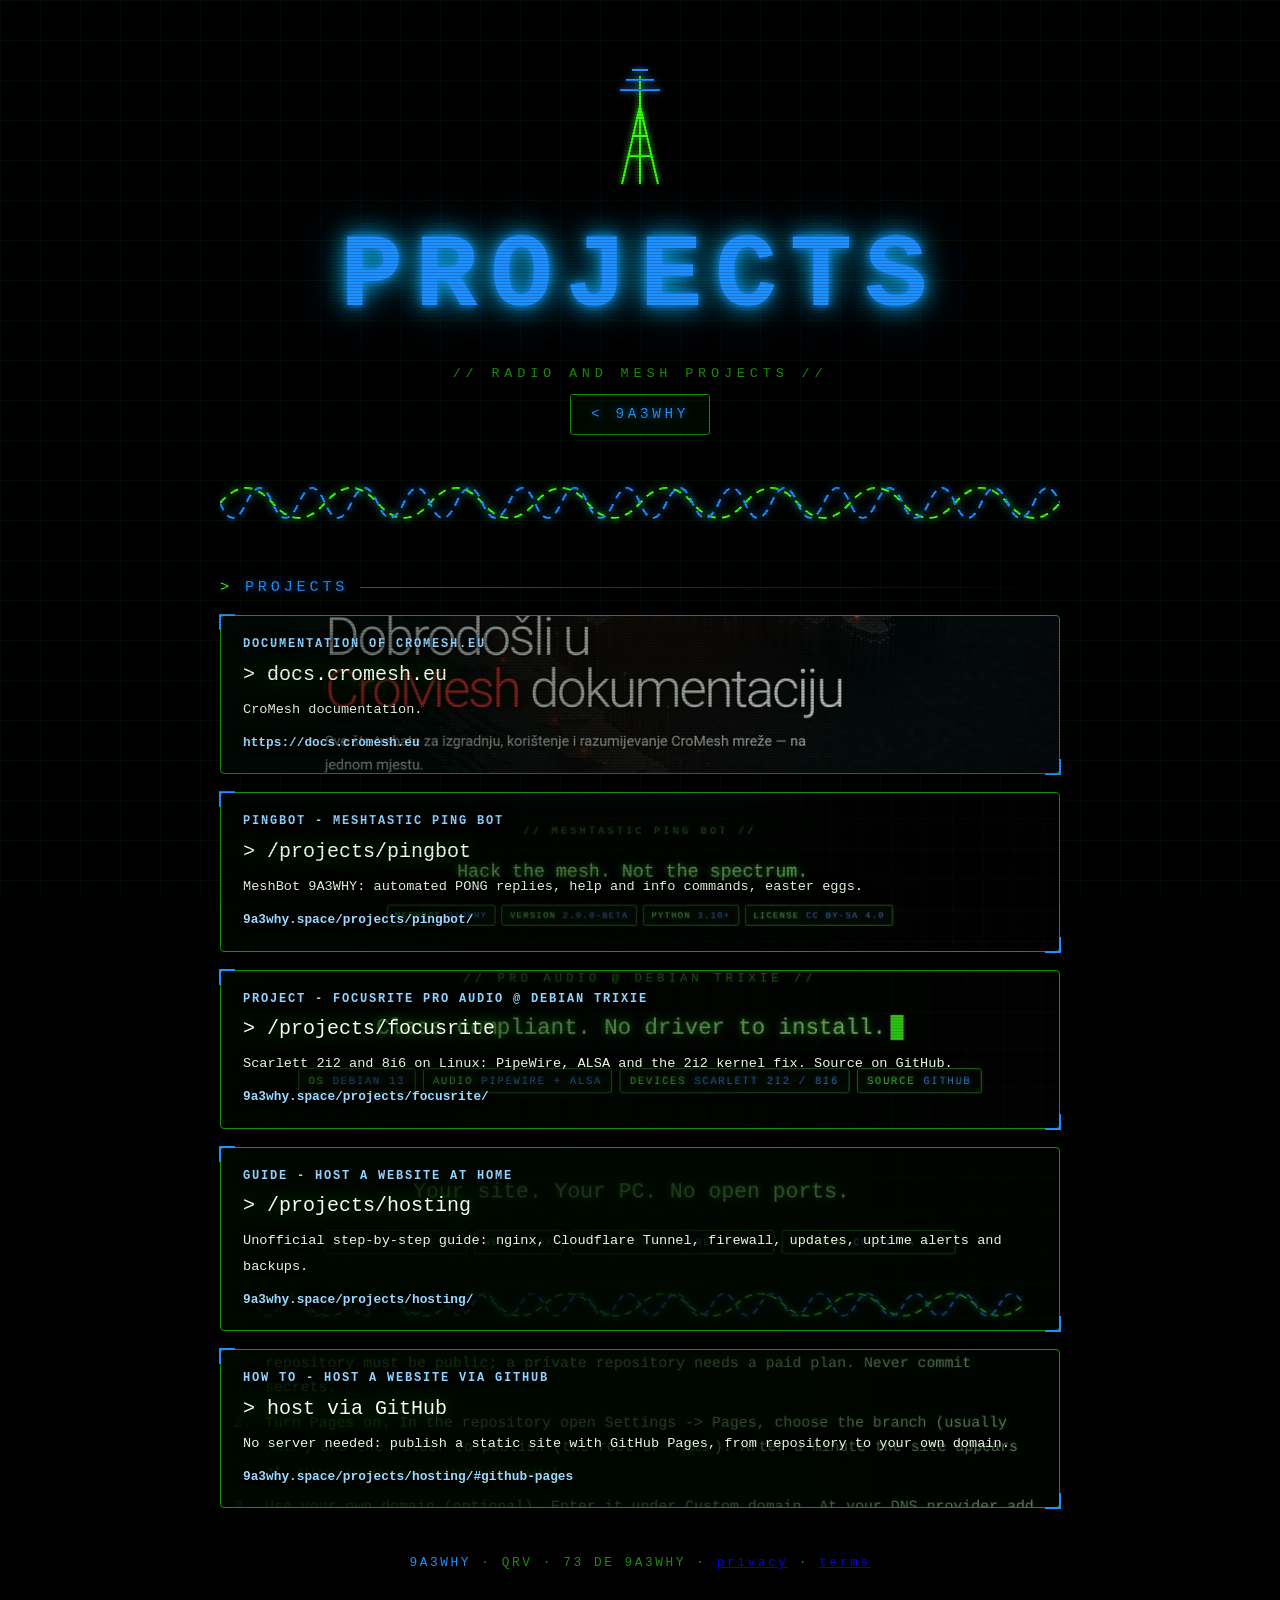
<file: projects/index.html>
<!doctype html>
<html lang="en">
<head>
<meta charset="utf-8">
<meta name="viewport" content="width=device-width, initial-scale=1">
<meta name="generator" content="Created by 9A3WHY with the assistance of Claude, an AI assistant by Anthropic">
<meta name="robots" content="noindex">
<title>PROJECTS - 9A3WHY</title>
<meta name="description" content="Projects of 9A3WHY: CroMesh docs, PINGBOT, Focusrite PRO audio on Debian and the self-hosting guide.">
<style>
  :root {
    --bg: #000;
    --green: #39ff14;
    --green-dim: #1a8f0a;
    --blue: #1e90ff;
    --blue-glow: #00bfff;
    --mono: ui-monospace, "SF Mono", "Cascadia Code", Menlo, Consolas, "Liberation Mono", monospace;
  }
  * { box-sizing: border-box; }
  html, body { margin: 0; min-height: 100%; }
  body {
    background: var(--bg);
    color: var(--green);
    font-family: var(--mono);
    line-height: 1.6;
    overflow-x: hidden;
    position: relative;
  }

  /* faint grid + scanlines */
  body::before {
    content: "";
    position: fixed; inset: 0;
    background:
      linear-gradient(rgba(57,255,20,.05) 1px, transparent 1px) 0 0 / 40px 40px,
      linear-gradient(90deg, rgba(30,144,255,.05) 1px, transparent 1px) 0 0 / 40px 40px;
    pointer-events: none;
  }
  body::after {
    content: "";
    position: fixed; inset: 0;
    background: repeating-linear-gradient(to bottom, rgba(0,0,0,0) 0, rgba(0,0,0,0) 2px, rgba(0,0,0,.35) 3px);
    pointer-events: none;
    z-index: 10;
  }

  main {
    position: relative; z-index: 1;
    max-width: 880px;
    margin: 0 auto;
    padding: 56px 20px 40px;
    text-align: center;
  }

  /* radio waves behind the callsign */
  .waves { position: relative; height: 130px; margin-bottom: 8px; }
  .waves span {
    position: absolute; left: 50%; bottom: 0;
    width: 20px; height: 20px;
    border: 2px solid var(--blue);
    border-radius: 50%;
    transform: translateX(-50%) scale(1);
    opacity: 0;
    animation: ping 3.6s ease-out infinite;
  }
  .waves span:nth-child(2) { animation-delay: 1.2s; border-color: var(--green); }
  .waves span:nth-child(3) { animation-delay: 2.4s; }
  @keyframes ping {
    0%   { opacity: .9; transform: translateX(-50%) scale(1); }
    100% { opacity: 0;  transform: translateX(-50%) scale(9); }
  }
  .mast {
    position: absolute; left: 50%; bottom: 0; transform: translateX(-50%);
    width: 60px; height: 120px;
  }

  h1 {
    margin: 0;
    font-size: clamp(3rem, 12vw, 6.5rem);
    letter-spacing: .12em;
    color: var(--blue);
    text-shadow: 0 0 8px var(--blue), 0 0 24px var(--blue-glow), 0 0 48px rgba(0,191,255,.5);
    animation: flicker 6s infinite;
  }
  @keyframes flicker {
    0%, 92%, 100% { opacity: 1; }
    93% { opacity: .75; }
    95% { opacity: 1; }
    97% { opacity: .85; }
  }
  .sub {
    margin: .2em 0 2.2em;
    color: var(--green-dim);
    letter-spacing: .35em;
    font-size: .85rem;
    text-transform: uppercase;
  }

  .welcome {
    font-size: clamp(1.05rem, 3.4vw, 1.6rem);
    color: var(--green);
    text-shadow: 0 0 6px rgba(57,255,20,.7), 0 0 18px rgba(57,255,20,.35);
    margin: 0 0 2.4em;
  }
  .welcome .call { color: var(--blue); text-shadow: 0 0 8px var(--blue), 0 0 18px var(--blue-glow); font-weight: bold; }
  .cursor {
    display: inline-block; width: .6em; height: 1.1em;
    background: var(--green);
    vertical-align: text-bottom;
    margin-left: .2em;
    animation: blink 1s steps(1) infinite;
  }
  @keyframes blink { 50% { opacity: 0; } }

  .qsl-link { margin: -1.3em 0 2.4em; }
  .qsl-link a {
    display: inline-block; padding: 8px 20px; text-decoration: none;
    border: 1px solid var(--green-dim); border-radius: 3px; background: rgba(0,20,0,.45);
    color: var(--blue); font-size: .9rem; letter-spacing: .25em; text-transform: uppercase;
    text-shadow: 0 0 8px rgba(30,144,255,.6);
    transition: border-color .2s, box-shadow .2s, color .2s, transform .2s;
  }
  .qsl-link a:hover, .qsl-link a:focus-visible { border-color: var(--blue); color: var(--green); box-shadow: 0 0 16px rgba(30,144,255,.5); transform: translateY(-2px); outline: none; }

  /* waveform divider */
  .wave { width: 100%; height: 60px; margin: 0 0 2em; }
  .wave path {
    fill: none; stroke-width: 2;
    stroke-dasharray: 8 6;
    animation: dash 3s linear infinite;
  }
  .wave path.g { stroke: var(--green); filter: drop-shadow(0 0 4px var(--green)); }
  .wave path.b { stroke: var(--blue);  filter: drop-shadow(0 0 4px var(--blue)); animation-direction: reverse; }
  @keyframes dash { to { stroke-dashoffset: -56; } }

  .group { margin: 0 0 2.6em; }
  .group-title { display: flex; align-items: center; gap: 12px; margin: 0 0 16px; font-size: .95rem; font-weight: normal; letter-spacing: .25em; text-transform: uppercase; text-align: left; color: var(--blue); text-shadow: 0 0 8px rgba(30,144,255,.6); }
  .group-title::before { content: ">"; color: var(--green); }
  .group-title::after { content: ""; flex: 1; height: 1px; background: linear-gradient(90deg, var(--green-dim), transparent); }
  .group-title .live { color: var(--green); text-shadow: 0 0 8px rgba(57,255,20,.7); }

  .links {
    display: grid;
    gap: 18px;
    grid-template-columns: 1fr;
    text-align: left;
  }
  .card {
    display: block;
    padding: 20px 22px;
    border: 1px solid var(--green-dim);
    border-radius: 4px;
    text-decoration: none;
    color: var(--green);
    background: rgba(0,20,0,.45);
    position: relative;
    transition: border-color .2s, box-shadow .2s, transform .2s;
  }
  .card:last-child:nth-child(odd) { grid-column: 1 / -1; }
  .card::before, .card::after {
    content: ""; position: absolute; width: 14px; height: 14px;
    border: 2px solid var(--blue);
  }
  .card::before { top: -2px; left: -2px; border-right: 0; border-bottom: 0; }
  .card::after  { bottom: -2px; right: -2px; border-left: 0; border-top: 0; }
  .card:hover, .card:focus-visible {
    border-color: var(--blue);
    box-shadow: 0 0 18px rgba(30,144,255,.55), inset 0 0 18px rgba(30,144,255,.12);
    transform: translateY(-3px);
    outline: none;
  }
  .card .tag { display: block; color: var(--blue); font-size: .75rem; letter-spacing: .15em; text-transform: uppercase; line-height: 1.4; }
  .card .name { display: block; font-size: 1.25rem; margin: .3em 0; text-shadow: 0 0 6px rgba(57,255,20,.6); }
  .card .desc { color: #7fd36f; font-size: .85rem; }
  .card .url  { display: block; margin-top: .8em; color: var(--blue); font-size: .8rem; word-break: break-all; }

  @media (max-width: 560px) { .links { grid-template-columns: 1fr; } }


  /* link cards with a screenshot of the target page as background */
  .card.has-bg { --o1: .90; --o2: .76; --o3: .40; }
  .card.has-bg.dark-bg { --o1: .60; --o2: .40; --o3: .10; }
  .card.has-bg {
    background:
      linear-gradient(90deg, rgba(0,8,0,var(--o1)) 0%, rgba(0,8,0,var(--o2)) 55%, rgba(0,8,0,var(--o3)) 100%),
      var(--bg) center / cover no-repeat;
  }
  .card.has-bg:hover, .card.has-bg:focus-visible {
    background:
      linear-gradient(90deg, rgba(0,8,0,calc(var(--o1) - .1)) 0%, rgba(0,8,0,calc(var(--o2) - .15)) 55%, rgba(0,8,0,calc(var(--o3) - .1)) 100%),
      var(--bg) center / cover no-repeat;
  }
  .card.has-bg .tag  { color: #8fd4ff; font-weight: bold; text-shadow: 0 1px 3px #000, 0 0 8px #000; }
  .card.has-bg .name { color: #f4ffec; text-shadow: 0 1px 3px #000, 0 0 10px #000, 0 0 16px rgba(57,255,20,.5); }
  .card.has-bg .desc { color: #e6f8df; text-shadow: 0 1px 3px #000, 0 0 8px #000; }
  .card.has-bg .url  { color: #9bd9ff; font-weight: bold; text-shadow: 0 1px 3px #000, 0 0 8px #000; }

  footer {
    margin-top: 3.5em;
    color: var(--green-dim);
    font-size: .8rem;
    letter-spacing: .2em;
  }
  footer b { color: var(--blue); font-weight: normal; }

  @media (prefers-reduced-motion: reduce) {
    *, *::before, *::after { animation: none !important; transition: none !important; }
  }
  .card .tag, .card .name, .card .desc, .card .url { overflow-wrap: anywhere; }
</style>
</head>
<body>
<main>

  <div class="waves" aria-hidden="true">
    <span></span><span></span><span></span>
    <svg class="mast" viewBox="0 0 60 120" fill="none" stroke-width="2">
      <g stroke="#39ff14" style="filter:drop-shadow(0 0 3px #39ff14)">
        <path d="M30 118 V10"/>
        <path d="M12 118 L30 40 L48 118"/>
        <path d="M18 90 H42 M22 70 H38 M26 52 H34"/>
      </g>
      <g stroke="#1e90ff" style="filter:drop-shadow(0 0 3px #1e90ff)">
        <path d="M10 24 H50"/><path d="M16 14 H44"/><path d="M22 4 H38"/>
      </g>
    </svg>
  </div>

  <h1>PROJECTS</h1>
  <p class="sub">// radio and mesh projects //</p>

  <p class="qsl-link"><a href="/">&lt; 9A3WHY</a></p>

  <svg class="wave" viewBox="0 0 800 60" preserveAspectRatio="none" aria-hidden="true">
    <path class="g" d="M0 30 Q 25 0 50 30 T 100 30 T 150 30 T 200 30 T 250 30 T 300 30 T 350 30 T 400 30 T 450 30 T 500 30 T 550 30 T 600 30 T 650 30 T 700 30 T 750 30 T 800 30"/>
    <path class="b" d="M0 30 Q 12 60 25 30 T 50 30 T 75 30 T 100 30 T 125 30 T 150 30 T 175 30 T 200 30 T 225 30 T 250 30 T 275 30 T 300 30 T 325 30 T 350 30 T 375 30 T 400 30 T 425 30 T 450 30 T 475 30 T 500 30 T 525 30 T 550 30 T 575 30 T 600 30 T 625 30 T 650 30 T 675 30 T 700 30 T 725 30 T 750 30 T 775 30 T 800 30"/>
  </svg>

  <section class="group" aria-labelledby="g-radio">
  <h2 class="group-title" id="g-radio">Projects</h2>
  <nav class="links" aria-label="Projects">
    <a class="card has-bg dark-bg" style="--bg:url(/img/cards/docs.jpg)" href="https://docs.cromesh.eu" target="_blank" rel="noopener">
      <span class="tag">Documentation of CroMesh.eu</span>
      <span class="name">&gt;&nbsp;docs.cromesh.eu</span>
      <span class="desc">CroMesh documentation.</span>
      <span class="url">https://docs.cromesh.eu</span>
    </a>
    <a class="card has-bg dark-bg" style="--bg:url(/img/cards/pingbot.jpg)" href="/projects/pingbot/">
      <span class="tag">PINGBOT - Meshtastic ping bot</span>
      <span class="name">&gt;&nbsp;/projects/pingbot</span>
      <span class="desc">MeshBot 9A3WHY: automated PONG replies, help and info commands, easter eggs.</span>
      <span class="url">9a3why.space/projects/pingbot/</span>
    </a>
    <a class="card has-bg dark-bg" style="--bg:url(/img/cards/focusrite.jpg)" href="/projects/focusrite/">
      <span class="tag">PROJECT - Focusrite PRO audio @ Debian Trixie</span>
      <span class="name">&gt;&nbsp;/projects/focusrite</span>
      <span class="desc">Scarlett 2i2 and 8i6 on Linux: PipeWire, ALSA and the 2i2 kernel fix. Source on GitHub.</span>
      <span class="url">9a3why.space/projects/focusrite/</span>
    </a>
    <a class="card has-bg" style="--bg:url(/img/cards/hosting.jpg)" href="/projects/hosting/">
      <span class="tag">GUIDE - host a website at home</span>
      <span class="name">&gt;&nbsp;/projects/hosting</span>
      <span class="desc">Unofficial step-by-step guide: nginx, Cloudflare Tunnel, firewall, updates, uptime alerts and backups.</span>
      <span class="url">9a3why.space/projects/hosting/</span>
    </a>
    <a class="card has-bg" style="--bg:url(/img/cards/github.jpg)" href="/projects/hosting/#github-pages">
      <span class="tag">HOW TO - host a website via GitHub</span>
      <span class="name">&gt;&nbsp;host via GitHub</span>
      <span class="desc">No server needed: publish a static site with GitHub Pages, from repository to your own domain.</span>
      <span class="url">9a3why.space/projects/hosting/#github-pages</span>
    </a>
  </nav>
  </section>

  <footer>
    <b>9A3WHY</b> &middot; QRV &middot; 73 DE 9A3WHY &middot; <a href="/privacy/">privacy</a> &middot; <a href="/terms/">terms</a>
  </footer>

</main>
</body>
</html>
</file>
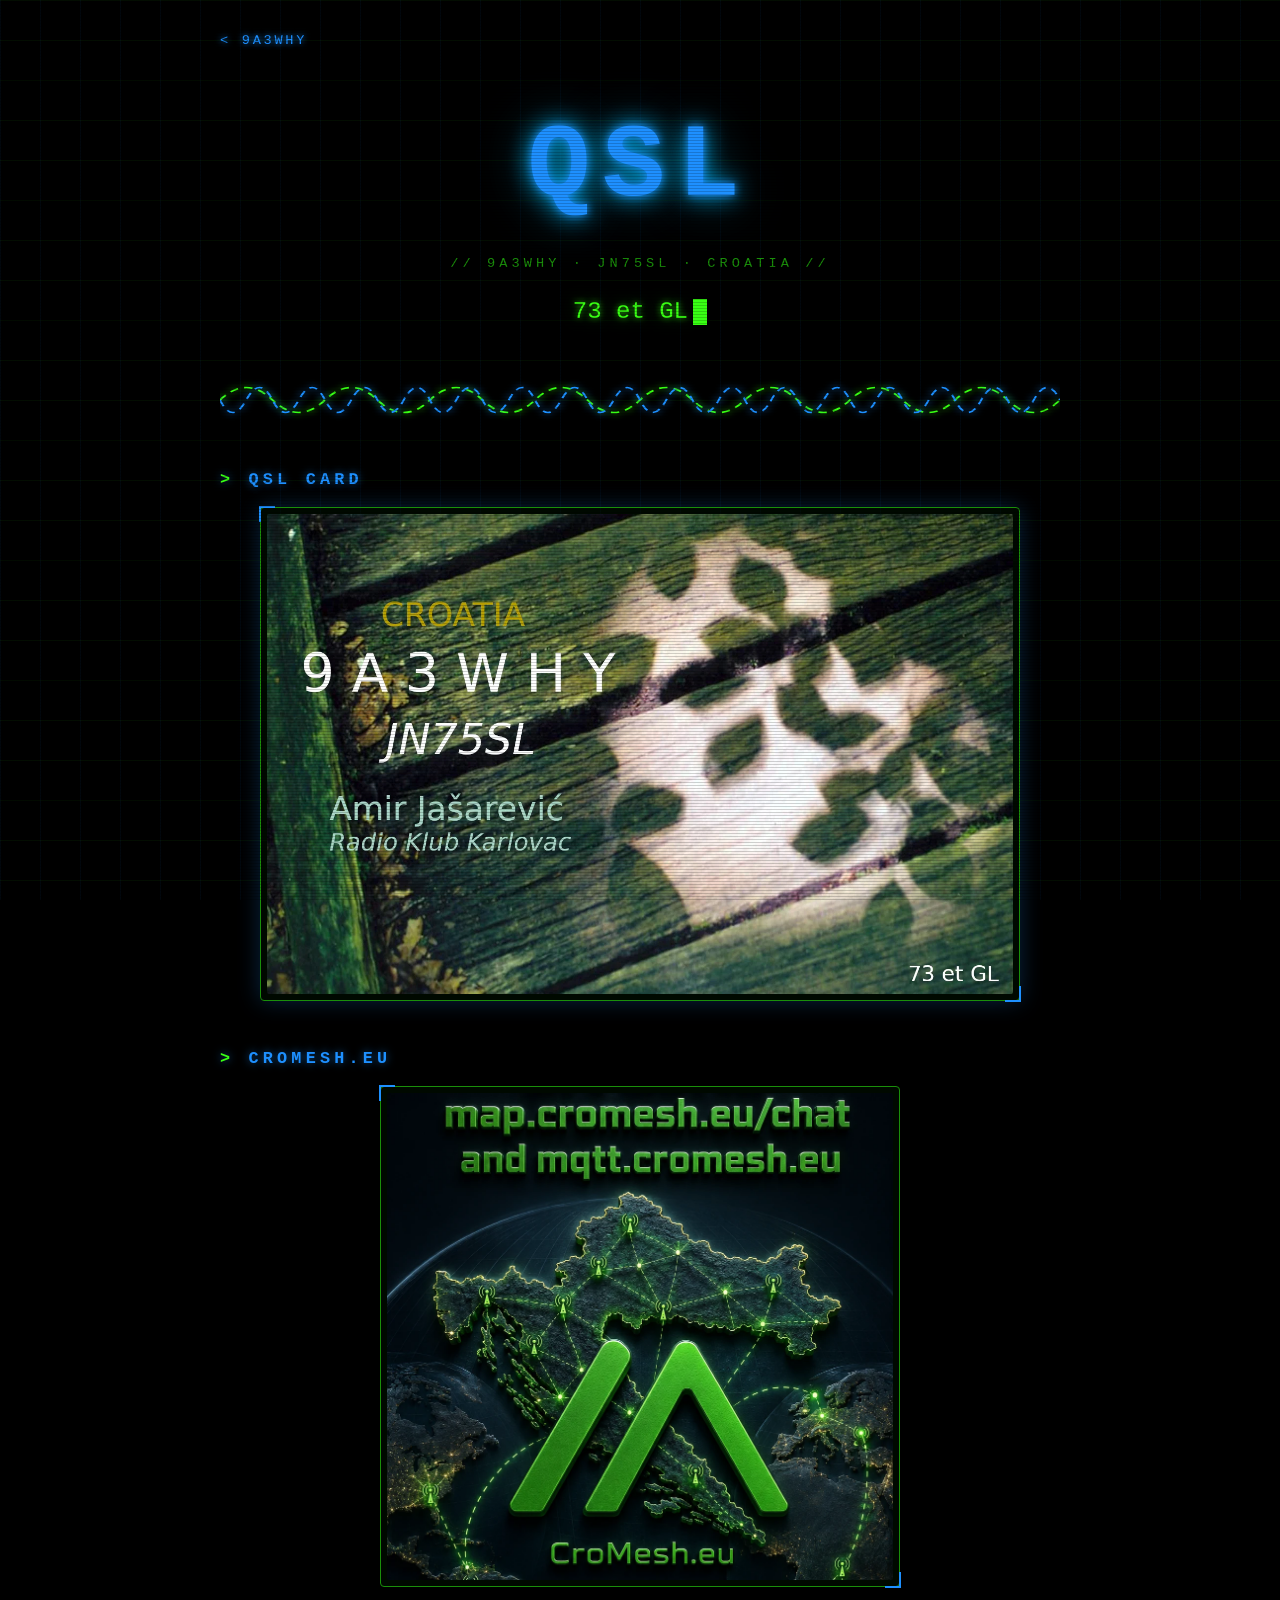
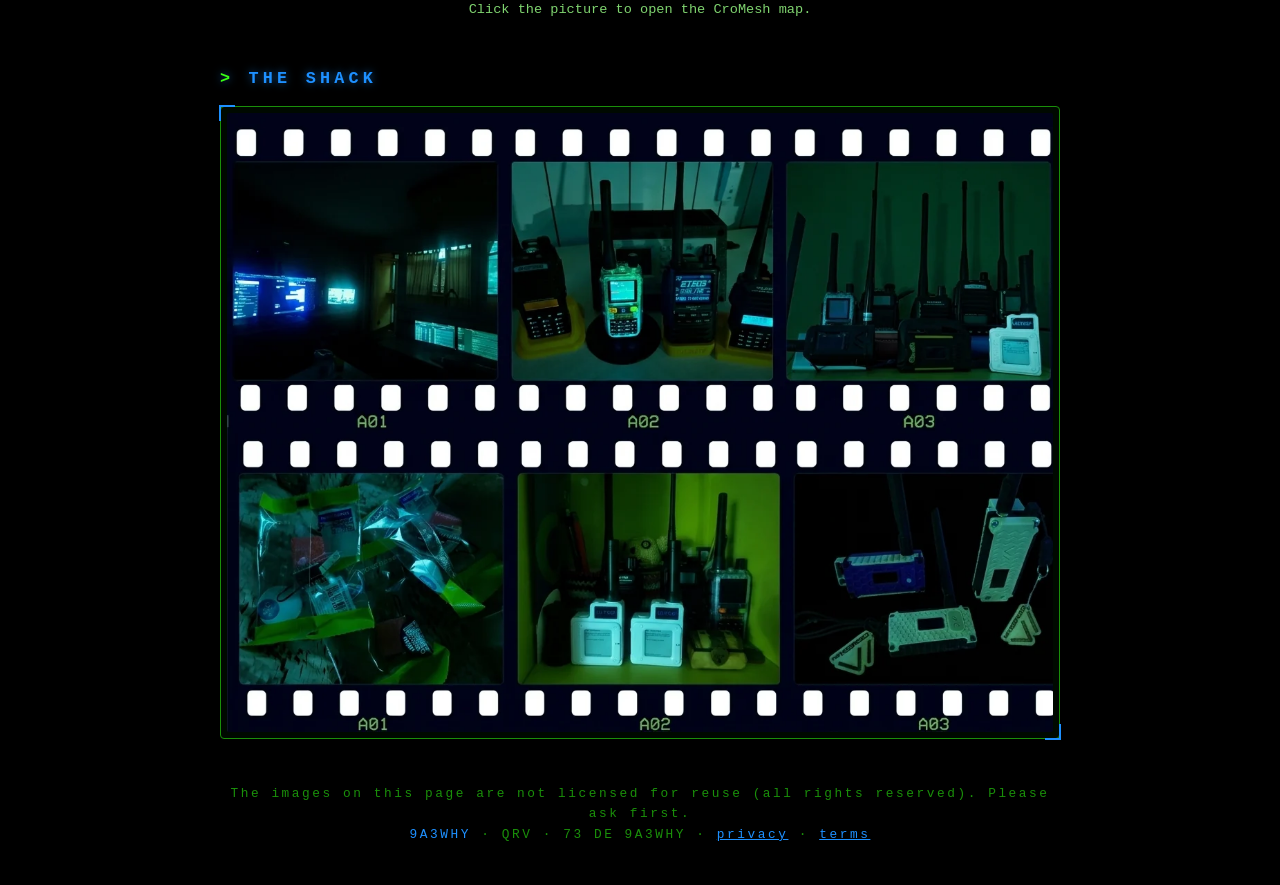
<file: qsl/index.html>
<!doctype html>
<html lang="en">
<head>
<meta charset="utf-8">
<meta name="viewport" content="width=device-width, initial-scale=1">
<meta name="generator" content="Created by 9A3WHY with the assistance of Claude, an AI assistant by Anthropic">
<meta name="theme-color" content="#000000">
<meta name="description" content="QSL - 9A3WHY, Croatia, JN75SL, Radio Klub Karlovac. QSL card, CroMesh.eu and the shack.">
<title>QSL - 9A3WHY</title>
<link rel="icon" href="data:image/svg+xml,%3Csvg xmlns='http://www.w3.org/2000/svg' viewBox='0 0 64 64'%3E%3Crect width='64' height='64' fill='%23000'/%3E%3Ctext x='4' y='43' fill='%231e90ff' font-family='monospace' font-size='24' font-weight='700'%3EQSL%3C/text%3E%3C/svg%3E">
<style>
  :root {
    --bg: #000;
    --green: #39ff14;
    --green-dim: #1a8f0a;
    --blue: #1e90ff;
    --blue-glow: #00bfff;
    --mono: ui-monospace, "SF Mono", "Cascadia Code", Menlo, Consolas, "Liberation Mono", monospace;
  }
  * { box-sizing: border-box; }
  html, body { margin: 0; min-height: 100%; }
  body {
    background: var(--bg);
    color: var(--green);
    font-family: var(--mono);
    line-height: 1.6;
    overflow-x: hidden;
    position: relative;
  }
  body::before {
    content: "";
    position: fixed; inset: 0;
    background:
      linear-gradient(rgba(57,255,20,.05) 1px, transparent 1px) 0 0 / 40px 40px,
      linear-gradient(90deg, rgba(30,144,255,.05) 1px, transparent 1px) 0 0 / 40px 40px;
    pointer-events: none;
  }
  body::after {
    content: "";
    position: fixed; inset: 0;
    background: repeating-linear-gradient(to bottom, rgba(0,0,0,0) 0, rgba(0,0,0,0) 2px, rgba(0,0,0,.35) 3px);
    pointer-events: none;
    z-index: 10;
  }
  main {
    position: relative; z-index: 1;
    max-width: 880px;
    margin: 0 auto;
    padding: 28px 20px 40px;
  }
  a { color: var(--blue); }
  a:hover, a:focus-visible { color: var(--green); outline: none; }
  .back { display: inline-block; text-decoration: none; font-size: .85rem; letter-spacing: .2em; text-shadow: 0 0 6px var(--blue); }

  .hero { text-align: center; padding: 30px 0 10px; }
  h1 {
    margin: 0;
    font-size: clamp(3rem, 12vw, 6.5rem);
    letter-spacing: .12em;
    color: var(--blue);
    text-shadow: 0 0 8px var(--blue), 0 0 24px var(--blue-glow), 0 0 48px rgba(0,191,255,.5);
    animation: flicker 6s infinite;
  }
  @keyframes flicker { 0%,92%,100%{opacity:1} 93%{opacity:.75} 95%{opacity:1} 97%{opacity:.85} }
  .sub { margin: .2em 0 1.4em; color: var(--green-dim); letter-spacing: .3em; font-size: .85rem; text-transform: uppercase; }
  .tagline { font-size: clamp(1.05rem, 3.4vw, 1.5rem); text-shadow: 0 0 6px rgba(57,255,20,.7), 0 0 18px rgba(57,255,20,.35); margin: 0 0 1.4em; }
  .cursor { display: inline-block; width: .6em; height: 1.1em; background: var(--green); vertical-align: text-bottom; margin-left: .2em; animation: blink 1s steps(1) infinite; }
  @keyframes blink { 50% { opacity: 0; } }

  .wave { width: 100%; height: 50px; margin: 0 0 2em; }
  .wave path { fill: none; stroke-width: 2; stroke-dasharray: 8 6; animation: dash 3s linear infinite; }
  .wave path.g { stroke: var(--green); filter: drop-shadow(0 0 4px var(--green)); }
  .wave path.b { stroke: var(--blue); filter: drop-shadow(0 0 4px var(--blue)); animation-direction: reverse; }
  @keyframes dash { to { stroke-dashoffset: -56; } }

  section { margin: 0 0 2.8em; }
  h2 { margin: 0 0 .8em; font-size: 1.05rem; letter-spacing: .25em; text-transform: uppercase; color: var(--blue); text-shadow: 0 0 8px rgba(30,144,255,.6); }
  h2::before { content: "> "; color: var(--green); }
  .note { margin: .9em 0 0; color: #7fd36f; font-size: .85rem; text-align: center; }

  .pic {
    display: block;
    position: relative;
    margin: 0 auto;
    padding: 6px;
    border: 1px solid var(--green-dim);
    border-radius: 4px;
    background: rgba(0,20,0,.45);
    transition: border-color .2s, box-shadow .2s, transform .2s;
  }
  .pic img { display: block; width: 100%; height: auto; border-radius: 2px; }
  .pic::before, .pic::after { content: ""; position: absolute; width: 14px; height: 14px; border: 2px solid var(--blue); }
  .pic::before { top: -2px; left: -2px; border-right: 0; border-bottom: 0; }
  .pic::after { bottom: -2px; right: -2px; border-left: 0; border-top: 0; }
  .pic.qsl { max-width: 760px; box-shadow: 0 0 22px rgba(30,144,255,.25); }
  .pic.banner { max-width: 520px; }
  .pic.film { max-width: 100%; }
  a.pic:hover, a.pic:focus-visible {
    border-color: var(--blue);
    box-shadow: 0 0 18px rgba(30,144,255,.55), inset 0 0 18px rgba(30,144,255,.12);
    transform: translateY(-3px);
  }

  footer { margin-top: 3.5em; text-align: center; color: var(--green-dim); font-size: .8rem; letter-spacing: .2em; }
  footer b { color: var(--blue); font-weight: normal; }

  @media (max-width: 640px) { main { padding: 20px 14px 30px; } }
  @media (prefers-reduced-motion: reduce) { *, *::before, *::after { animation: none !important; transition: none !important; } }
</style>
</head>
<body>
<main>

  <a class="back" href="/">&lt; 9A3WHY</a>

  <header class="hero">
    <h1>QSL</h1>
    <p class="sub">// 9A3WHY &middot; JN75SL &middot; Croatia //</p>
    <p class="tagline">73 et GL<span class="cursor" aria-hidden="true"></span></p>
  </header>

  <svg class="wave" viewBox="0 0 800 60" preserveAspectRatio="none" aria-hidden="true">
    <path class="g" d="M0 30 Q 25 0 50 30 T 100 30 T 150 30 T 200 30 T 250 30 T 300 30 T 350 30 T 400 30 T 450 30 T 500 30 T 550 30 T 600 30 T 650 30 T 700 30 T 750 30 T 800 30"/>
    <path class="b" d="M0 30 Q 12 60 25 30 T 50 30 T 75 30 T 100 30 T 125 30 T 150 30 T 175 30 T 200 30 T 225 30 T 250 30 T 275 30 T 300 30 T 325 30 T 350 30 T 375 30 T 400 30 T 425 30 T 450 30 T 475 30 T 500 30 T 525 30 T 550 30 T 575 30 T 600 30 T 625 30 T 650 30 T 675 30 T 700 30 T 725 30 T 750 30 T 775 30 T 800 30"/>
  </svg>

  <section id="card">
    <h2>QSL card</h2>
    <figure class="pic qsl">
      <img src="/img/qsl-9a3why.webp" width="1400" height="900" alt="QSL card of 9A3WHY, Croatia, locator JN75SL, Amir Jašarević, Radio Klub Karlovac. 73 et GL">
    </figure>
  </section>

  <section id="cromesh">
    <h2>CroMesh.eu</h2>
    <a class="pic banner" href="https://map.cromesh.eu" target="_blank" rel="noopener" aria-label="CroMesh map, map.cromesh.eu">
      <img src="/img/cromesh.webp" width="1024" height="985" loading="lazy" alt="CroMesh.eu: map.cromesh.eu/chat and mqtt.cromesh.eu">
    </a>
    <p class="note">Click the picture to open the CroMesh map.</p>
  </section>

  <section id="shack">
    <h2>The shack</h2>
    <figure class="pic film">
      <img src="/img/filmstrip.webp" width="1195" height="896" loading="lazy" alt="Film strip of the 9A3WHY shack: monitors in a dark room, handheld radios, Meshtastic nodes and antennas">
    </figure>
  </section>

  <footer>
    <span class="rights">The images on this page are not licensed for reuse (all rights reserved). Please ask first.</span><br>
    <b>9A3WHY</b> &middot; QRV &middot; 73 DE 9A3WHY &middot; <a href="/privacy/">privacy</a> &middot; <a href="/terms/">terms</a>
  </footer>

</main>
</body>
</html>
</file>
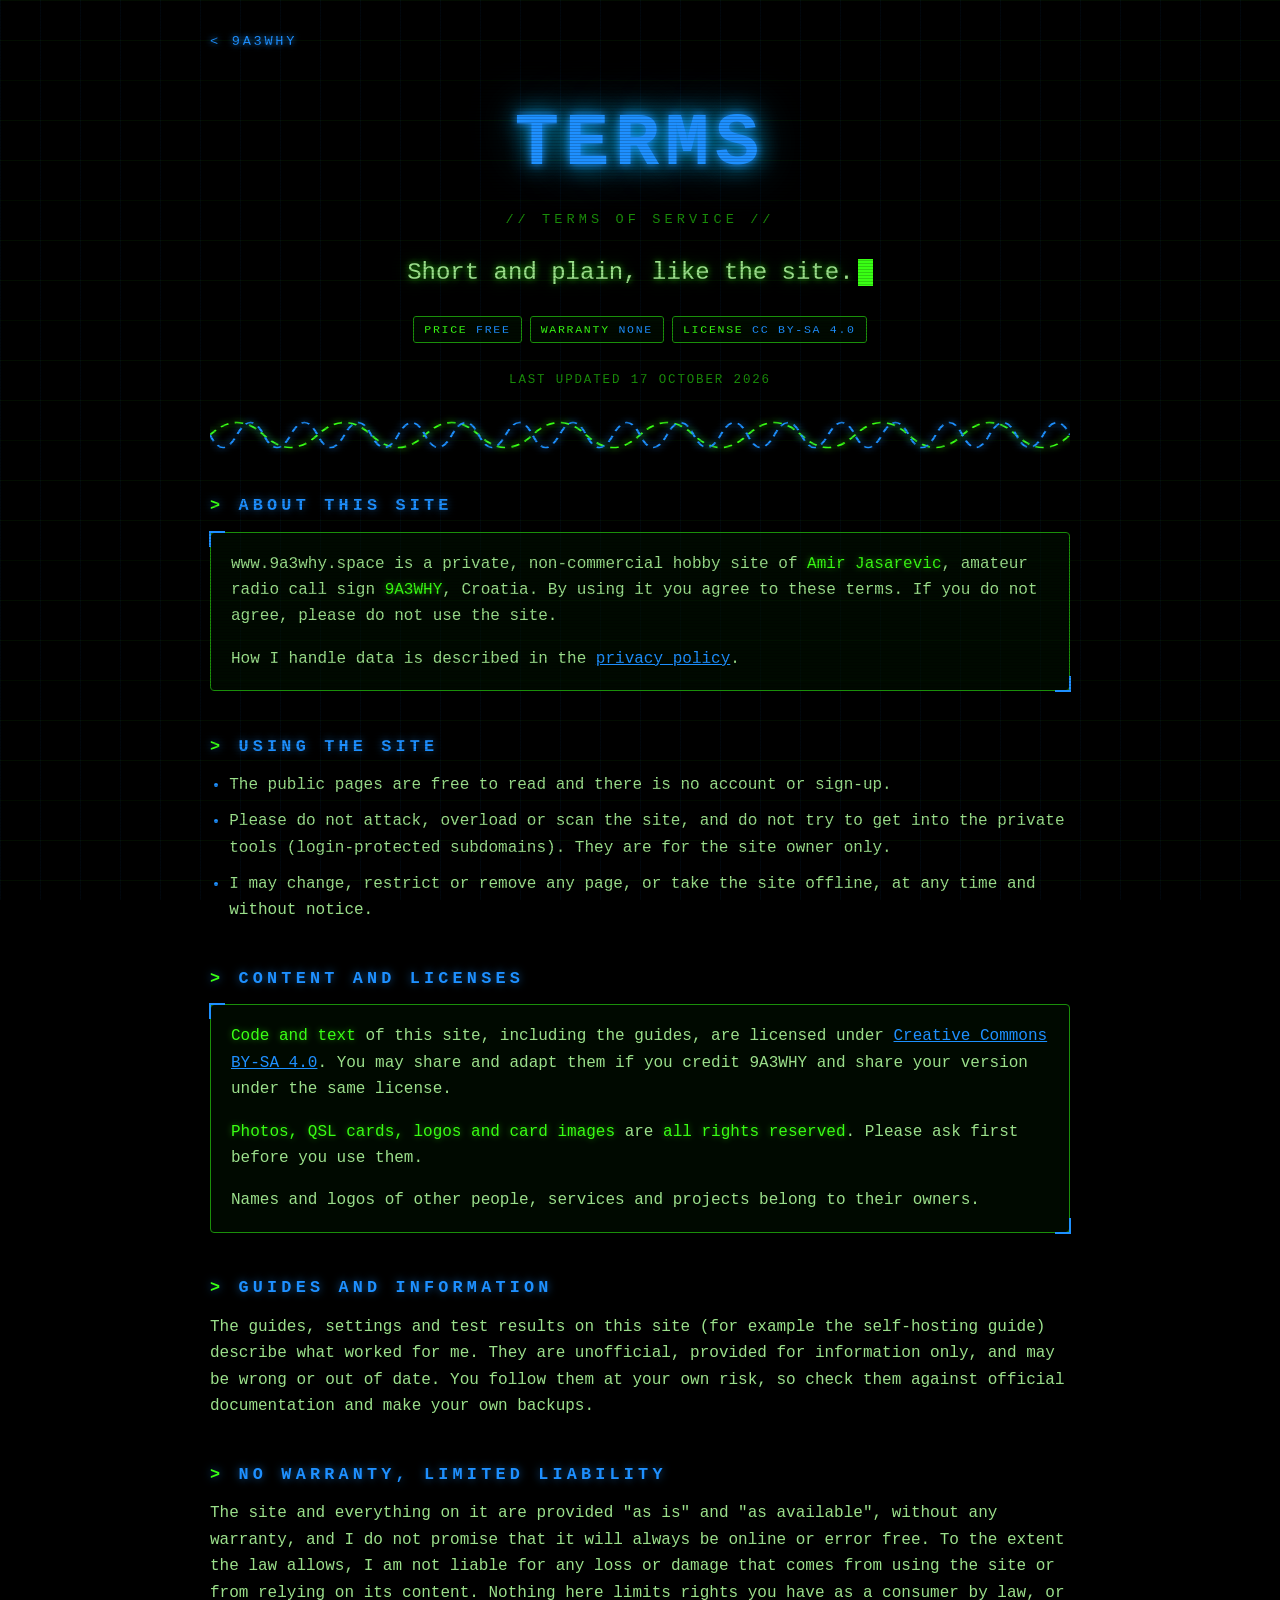
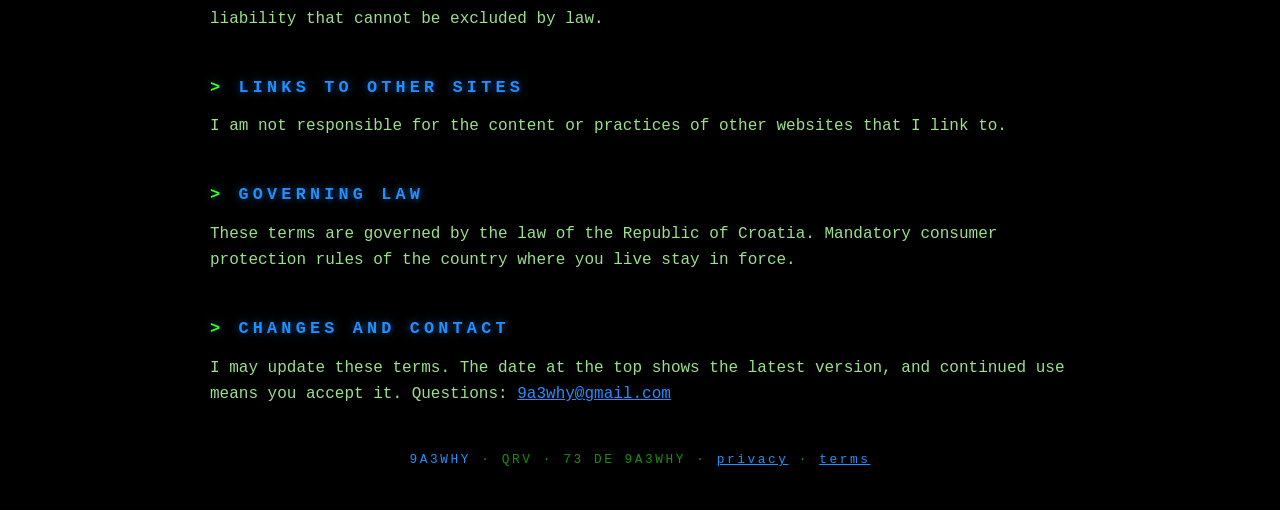
<file: terms/index.html>
<!doctype html>
<html lang="en">
<head>
<meta charset="utf-8">
<meta name="viewport" content="width=device-width, initial-scale=1">
<meta name="generator" content="Created by 9A3WHY with the assistance of Claude, an AI assistant by Anthropic">
<meta name="theme-color" content="#000000">
<meta name="description" content="Terms of service of www.9a3why.space.">
<title>TERMS - 9A3WHY</title>
<link rel="icon" href="data:image/svg+xml,%3Csvg xmlns='http://www.w3.org/2000/svg' viewBox='0 0 64 64'%3E%3Crect width='64' height='64' fill='%23000'/%3E%3Ctext x='10' y='44' fill='%2339ff14' font-family='monospace' font-size='30' font-weight='700'%3E%3F%3C/text%3E%3C/svg%3E">
<style>
  :root {
    --bg: #000;
    --green: #39ff14;
    --green-dim: #1a8f0a;
    --blue: #1e90ff;
    --blue-glow: #00bfff;
    --grey: #8b9399;
    --line: #1d2a1a;
    --mono: ui-monospace, "SF Mono", "Cascadia Code", Menlo, Consolas, "Liberation Mono", monospace;
  }
  * { box-sizing: border-box; }
  html, body { margin: 0; min-height: 100%; }
  html { scroll-behavior: smooth; }
  body {
    background: var(--bg);
    color: var(--green);
    font-family: var(--mono);
    line-height: 1.65;
    overflow-x: hidden;
    position: relative;
  }
  body::before {
    content: "";
    position: fixed; inset: 0;
    background:
      linear-gradient(rgba(57,255,20,.05) 1px, transparent 1px) 0 0 / 40px 40px,
      linear-gradient(90deg, rgba(30,144,255,.05) 1px, transparent 1px) 0 0 / 40px 40px;
    pointer-events: none;
  }
  body::after {
    content: "";
    position: fixed; inset: 0;
    background: repeating-linear-gradient(to bottom, rgba(0,0,0,0) 0, rgba(0,0,0,0) 2px, rgba(0,0,0,.35) 3px);
    pointer-events: none;
    z-index: 10;
  }
  main {
    position: relative; z-index: 1;
    max-width: 900px;
    margin: 0 auto;
    padding: 28px 20px 40px;
  }
  a { color: var(--blue); }
  a:hover, a:focus-visible { color: var(--green); outline: none; }

  .back { display: inline-block; text-decoration: none; font-size: .85rem; letter-spacing: .2em; text-shadow: 0 0 6px var(--blue); }

  .hero { text-align: center; padding: 30px 0 6px; }
  h1 {
    margin: 0;
    font-size: clamp(2.8rem, 11vw, 6rem);
    letter-spacing: .1em;
    color: var(--blue);
    text-shadow: 0 0 8px var(--blue), 0 0 24px var(--blue-glow), 0 0 48px rgba(0,191,255,.5);
    animation: flicker 6s infinite;
  }
  @keyframes flicker { 0%,92%,100%{opacity:1} 93%{opacity:.75} 95%{opacity:1} 97%{opacity:.85} }
  .sub { margin: .2em 0 1.6em; color: var(--green-dim); letter-spacing: .3em; font-size: .85rem; text-transform: uppercase; }
  .tagline { font-size: clamp(1.05rem, 3.4vw, 1.5rem); text-shadow: 0 0 6px rgba(57,255,20,.7), 0 0 18px rgba(57,255,20,.35); margin: 0 0 1em; }
  .cursor { display: inline-block; width: .6em; height: 1.1em; background: var(--green); vertical-align: text-bottom; margin-left: .2em; animation: blink 1s steps(1) infinite; }
  @keyframes blink { 50% { opacity: 0; } }
  .badges { display: flex; flex-wrap: wrap; gap: 8px; justify-content: center; margin: 0 0 1.6em; padding: 0; list-style: none; }
  .badges li { border: 1px solid var(--green-dim); border-radius: 3px; padding: 3px 10px; font-size: .72rem; letter-spacing: .15em; text-transform: uppercase; background: rgba(0,20,0,.45); }
  .badges li b { color: var(--blue); font-weight: normal; }

  .wave { width: 100%; height: 50px; margin: 0 0 1.4em; }
  .wave path { fill: none; stroke-width: 2; stroke-dasharray: 8 6; animation: dash 3s linear infinite; }
  .wave path.g { stroke: var(--green); filter: drop-shadow(0 0 4px var(--green)); }
  .wave path.b { stroke: var(--blue); filter: drop-shadow(0 0 4px var(--blue)); animation-direction: reverse; }
  @keyframes dash { to { stroke-dashoffset: -56; } }

  section { margin: 0 0 2.6em; }
  h2 {
    margin: 0 0 .7em;
    font-size: 1.05rem;
    letter-spacing: .25em;
    text-transform: uppercase;
    color: var(--blue);
    text-shadow: 0 0 8px rgba(30,144,255,.6);
  }
  h2::before { content: "> "; color: var(--green); }
  p { margin: 0 0 1em; color: #9be08b; }
  p strong { color: var(--green); font-weight: normal; text-shadow: 0 0 6px rgba(57,255,20,.5); }
  code { color: var(--green); background: rgba(0,40,0,.5); border: 1px solid var(--line); border-radius: 3px; padding: 0 5px; font-size: .92em; }

  .box {
    position: relative;
    padding: 18px 20px;
    border: 1px solid var(--green-dim);
    border-radius: 4px;
    background: rgba(0,20,0,.45);
  }
  .box::before, .box::after { content: ""; position: absolute; width: 14px; height: 14px; border: 2px solid var(--blue); }
  .box::before { top: -2px; left: -2px; border-right: 0; border-bottom: 0; }
  .box::after { bottom: -2px; right: -2px; border-left: 0; border-top: 0; }

  .grid { display: grid; gap: 16px; grid-template-columns: repeat(2, minmax(0, 1fr)); }
  .grid .box h3 { margin: 0 0 .3em; font-size: .85rem; letter-spacing: .15em; text-transform: uppercase; color: var(--blue); font-weight: normal; }
  .grid .box p { margin: 0; font-size: .85rem; }

  .tablewrap { overflow-x: auto; }
  table { width: 100%; border-collapse: collapse; font-size: .85rem; }
  th, td { text-align: left; padding: 8px 12px; border-bottom: 1px solid var(--line); vertical-align: top; }
  th { color: var(--blue); font-weight: normal; letter-spacing: .15em; text-transform: uppercase; font-size: .72rem; border-bottom: 1px solid var(--green-dim); }
  td:first-child { white-space: nowrap; }
  td { color: #9be08b; }
  tr:hover td { background: rgba(30,144,255,.07); }

  ol.steps { margin: 0; padding-left: 1.4em; color: #9be08b; }
  ol.steps li { margin: 0 0 .7em; padding-left: .3em; }
  ol.steps li::marker { color: var(--blue); }
  ol.steps strong { color: var(--green); font-weight: normal; }

  pre {
    margin: 0;
    padding: 16px 18px;
    overflow-x: auto;
    background: rgba(0,12,0,.8);
    border: 1px solid var(--green-dim);
    border-left: 3px solid var(--blue);
    border-radius: 3px;
    color: var(--green);
    font-size: .85rem;
    line-height: 1.6;
  }
  pre .c { color: var(--grey); }

  .tags { display: grid; gap: 6px 18px; grid-template-columns: repeat(2, minmax(0, 1fr)); font-size: .85rem; color: #9be08b; }
  .tags b { color: var(--blue); font-weight: normal; display: inline-block; min-width: 5.2em; }

  ul.plain { margin: 0; padding-left: 1.2em; color: #9be08b; }
  ul.plain li { margin: 0 0 .6em; }
  ul.plain li::marker { color: var(--blue); }

  .timeline { border-left: 2px solid var(--green-dim); margin: 0; padding: 0 0 0 18px; list-style: none; }
  .timeline li { position: relative; margin: 0 0 1em; color: #9be08b; font-size: .88rem; }
  .timeline li::before { content: ""; position: absolute; left: -24px; top: .55em; width: 10px; height: 10px; background: var(--bg); border: 2px solid var(--blue); border-radius: 50%; }
  .timeline li:first-child::before { background: var(--green); border-color: var(--green); box-shadow: 0 0 8px var(--green); }
  .timeline b { color: var(--blue); font-weight: normal; letter-spacing: .1em; }

  .cta { display: flex; flex-wrap: wrap; gap: 12px; margin-top: 1em; }
  .btn {
    display: inline-block; padding: 10px 18px; text-decoration: none;
    border: 1px solid var(--green-dim); border-radius: 3px; background: rgba(0,20,0,.45);
    color: var(--green); font-size: .85rem; letter-spacing: .12em; text-transform: uppercase;
    transition: border-color .2s, box-shadow .2s, transform .2s;
  }
  .btn:hover, .btn:focus-visible { border-color: var(--blue); color: var(--blue); box-shadow: 0 0 16px rgba(30,144,255,.5); transform: translateY(-2px); }
  .btn.primary { border-color: var(--blue); color: var(--blue); }

  footer { margin-top: 3em; text-align: center; color: var(--green-dim); font-size: .8rem; letter-spacing: .2em; }
  footer b { color: var(--blue); font-weight: normal; }

  @media (max-width: 640px) {
    .grid, .tags { grid-template-columns: 1fr; }
    main { padding: 20px 14px 30px; }
    td:first-child { white-space: normal; }
  }
  @media (prefers-reduced-motion: reduce) { *, *::before, *::after { animation: none !important; transition: none !important; } }

  h1 { font-size: clamp(2.4rem, 9vw, 4.6rem); letter-spacing: .08em; }
  .box + .box, .box + p, p + .box, ul.plain + .box, .box + ul.plain { margin-top: 1em; }
  .box ul.plain { margin: .4em 0 0; }
  .box p:last-child { margin-bottom: 0; }
  ul.plain li strong { color: var(--green); font-weight: normal; }
  .updated { text-align: center; color: var(--green-dim); font-size: .78rem; letter-spacing: .15em; margin: -.4em 0 1.6em; text-transform: uppercase; }
  td:first-child { white-space: normal; }
</style>
</head>
<body>
<main>

  <a class="back" href="/">&lt; 9A3WHY</a>

  <header class="hero">
    <h1>TERMS</h1>
    <p class="sub">// terms of service //</p>
    <p class="tagline">Short and plain, like the site.<span class="cursor" aria-hidden="true"></span></p>
    <ul class="badges">
      <li>price <b>free</b></li>
      <li>warranty <b>none</b></li>
      <li>license <b>CC BY-SA 4.0</b></li>
    </ul>
  </header>
  <p class="updated">last updated 17 October 2026</p>

  <svg class="wave" viewBox="0 0 800 60" preserveAspectRatio="none" aria-hidden="true">
    <path class="g" d="M0 30 Q 25 0 50 30 T 100 30 T 150 30 T 200 30 T 250 30 T 300 30 T 350 30 T 400 30 T 450 30 T 500 30 T 550 30 T 600 30 T 650 30 T 700 30 T 750 30 T 800 30"/>
    <path class="b" d="M0 30 Q 12 60 25 30 T 50 30 T 75 30 T 100 30 T 125 30 T 150 30 T 175 30 T 200 30 T 225 30 T 250 30 T 275 30 T 300 30 T 325 30 T 350 30 T 375 30 T 400 30 T 425 30 T 450 30 T 475 30 T 500 30 T 525 30 T 550 30 T 575 30 T 600 30 T 625 30 T 650 30 T 675 30 T 700 30 T 725 30 T 750 30 T 775 30 T 800 30"/>
  </svg>

  <section id="who">
    <h2>About this site</h2>
    <div class="box">
      <p>www.9a3why.space is a private, non-commercial hobby site of <strong>Amir Jasarevic</strong>, amateur radio call sign <strong>9A3WHY</strong>, Croatia. By using it you agree to these terms. If you do not agree, please do not use the site.</p>
      <p>How I handle data is described in the <a href="/privacy/">privacy policy</a>.</p>
    </div>
  </section>

  <section id="use">
    <h2>Using the site</h2>
    <ul class="plain">
      <li>The public pages are free to read and there is no account or sign-up.</li>
      <li>Please do not attack, overload or scan the site, and do not try to get into the private tools (login-protected subdomains). They are for the site owner only.</li>
      <li>I may change, restrict or remove any page, or take the site offline, at any time and without notice.</li>
    </ul>
  </section>

  <section id="content">
    <h2>Content and licenses</h2>
    <div class="box">
      <p><strong>Code and text</strong> of this site, including the guides, are licensed under <a href="https://creativecommons.org/licenses/by-sa/4.0/" target="_blank" rel="noopener">Creative Commons BY-SA 4.0</a>. You may share and adapt them if you credit 9A3WHY and share your version under the same license.</p>
      <p><strong>Photos, QSL cards, logos and card images</strong> are <strong>all rights reserved</strong>. Please ask first before you use them.</p>
      <p>Names and logos of other people, services and projects belong to their owners.</p>
    </div>
  </section>

  <section id="guides">
    <h2>Guides and information</h2>
    <p>The guides, settings and test results on this site (for example the self-hosting guide) describe what worked for me. They are unofficial, provided for information only, and may be wrong or out of date. You follow them at your own risk, so check them against official documentation and make your own backups.</p>
  </section>

  <section id="warranty">
    <h2>No warranty, limited liability</h2>
    <p>The site and everything on it are provided "as is" and "as available", without any warranty, and I do not promise that it will always be online or error free. To the extent the law allows, I am not liable for any loss or damage that comes from using the site or from relying on its content. Nothing here limits rights you have as a consumer by law, or liability that cannot be excluded by law.</p>
  </section>

  <section id="links">
    <h2>Links to other sites</h2>
    <p>I am not responsible for the content or practices of other websites that I link to.</p>
  </section>

  <section id="law">
    <h2>Governing law</h2>
    <p>These terms are governed by the law of the Republic of Croatia. Mandatory consumer protection rules of the country where you live stay in force.</p>
  </section>

  <section id="changes">
    <h2>Changes and contact</h2>
    <p>I may update these terms. The date at the top shows the latest version, and continued use means you accept it. Questions: <a class="mail" data-u="9a3why" data-d="gmail.com" href="#">9a3why [at] gmail [dot] com</a></p>
  </section>

  <footer>
    <b>9A3WHY</b> &middot; QRV &middot; 73 DE 9A3WHY &middot; <a href="/privacy/">privacy</a> &middot; <a href="/terms/">terms</a>
  </footer>

</main>
<script>
(function () {
  var l = document.querySelectorAll("a.mail");
  for (var i = 0; i < l.length; i++) {
    var a = l[i], addr = a.getAttribute("data-u") + "@" + a.getAttribute("data-d");
    a.href = "mailto:" + addr; a.textContent = addr;
  }
})();
</script>
</body>
</html>
</file>
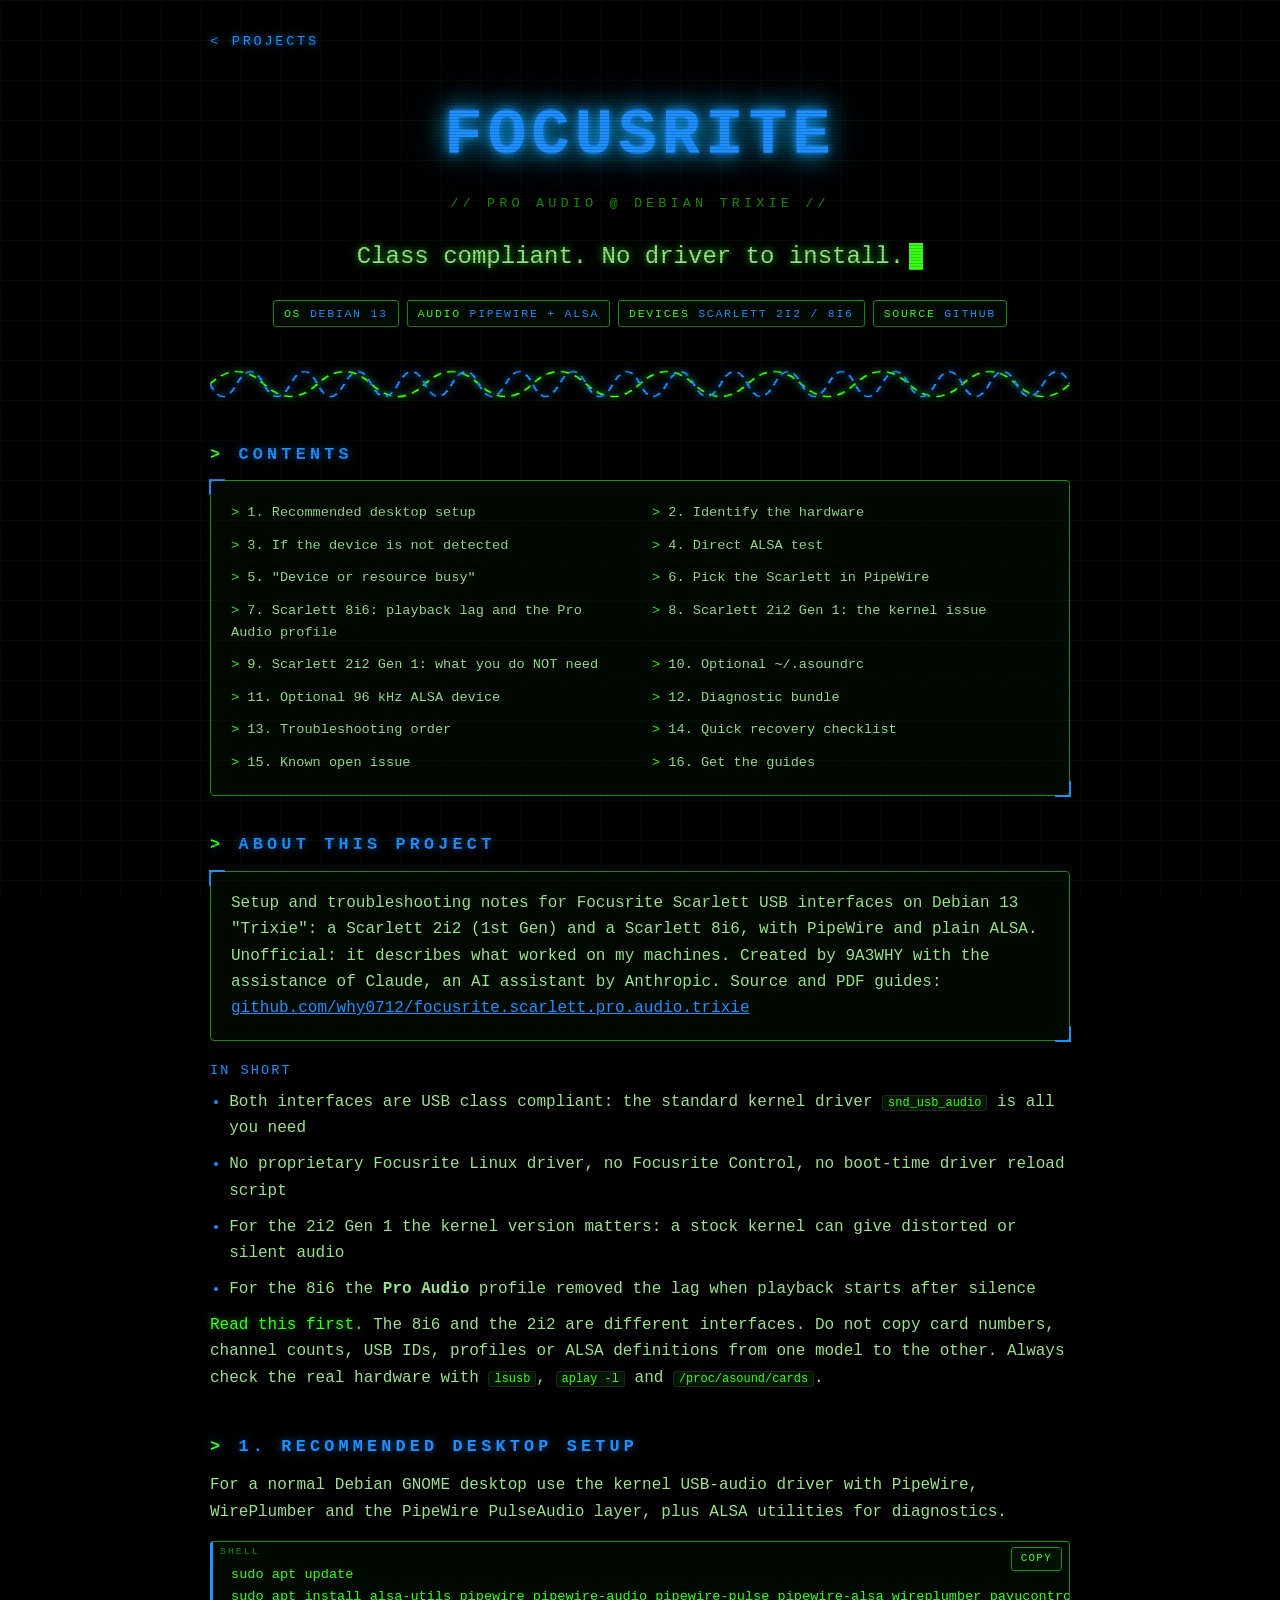
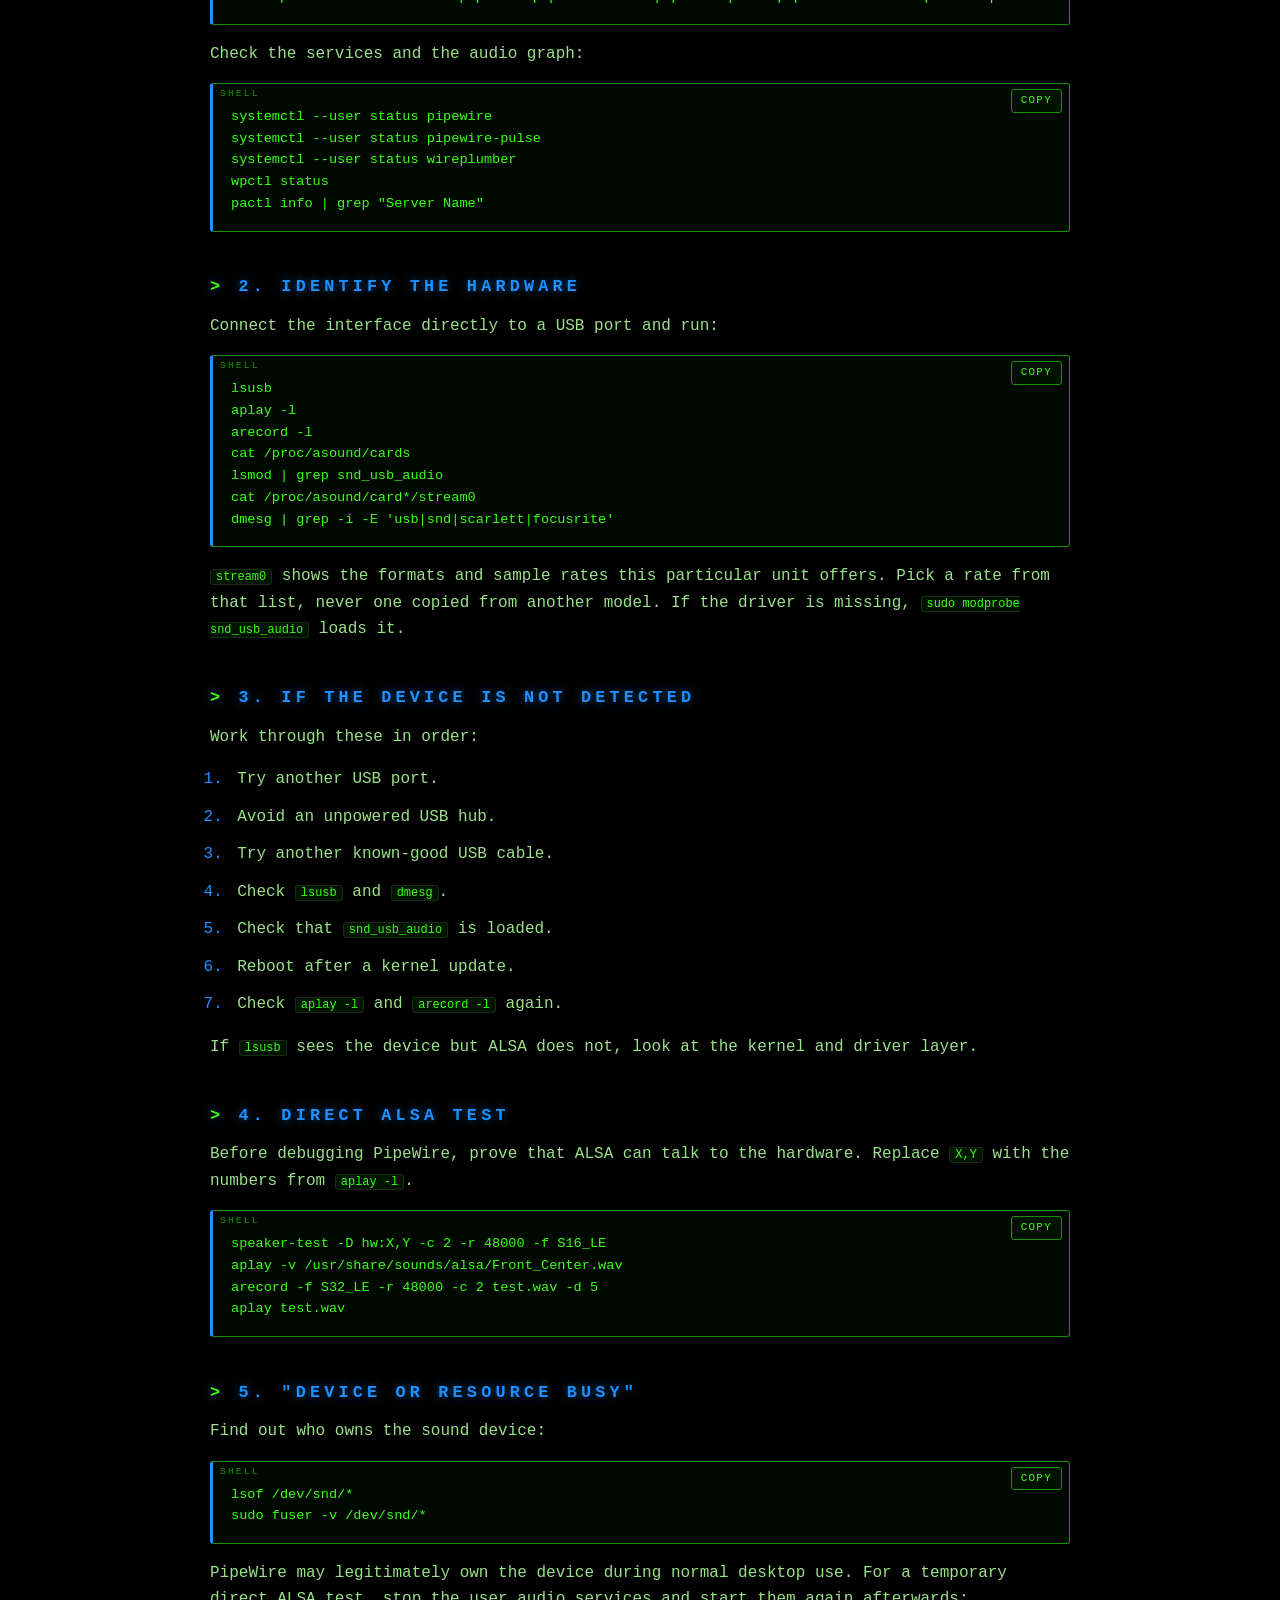
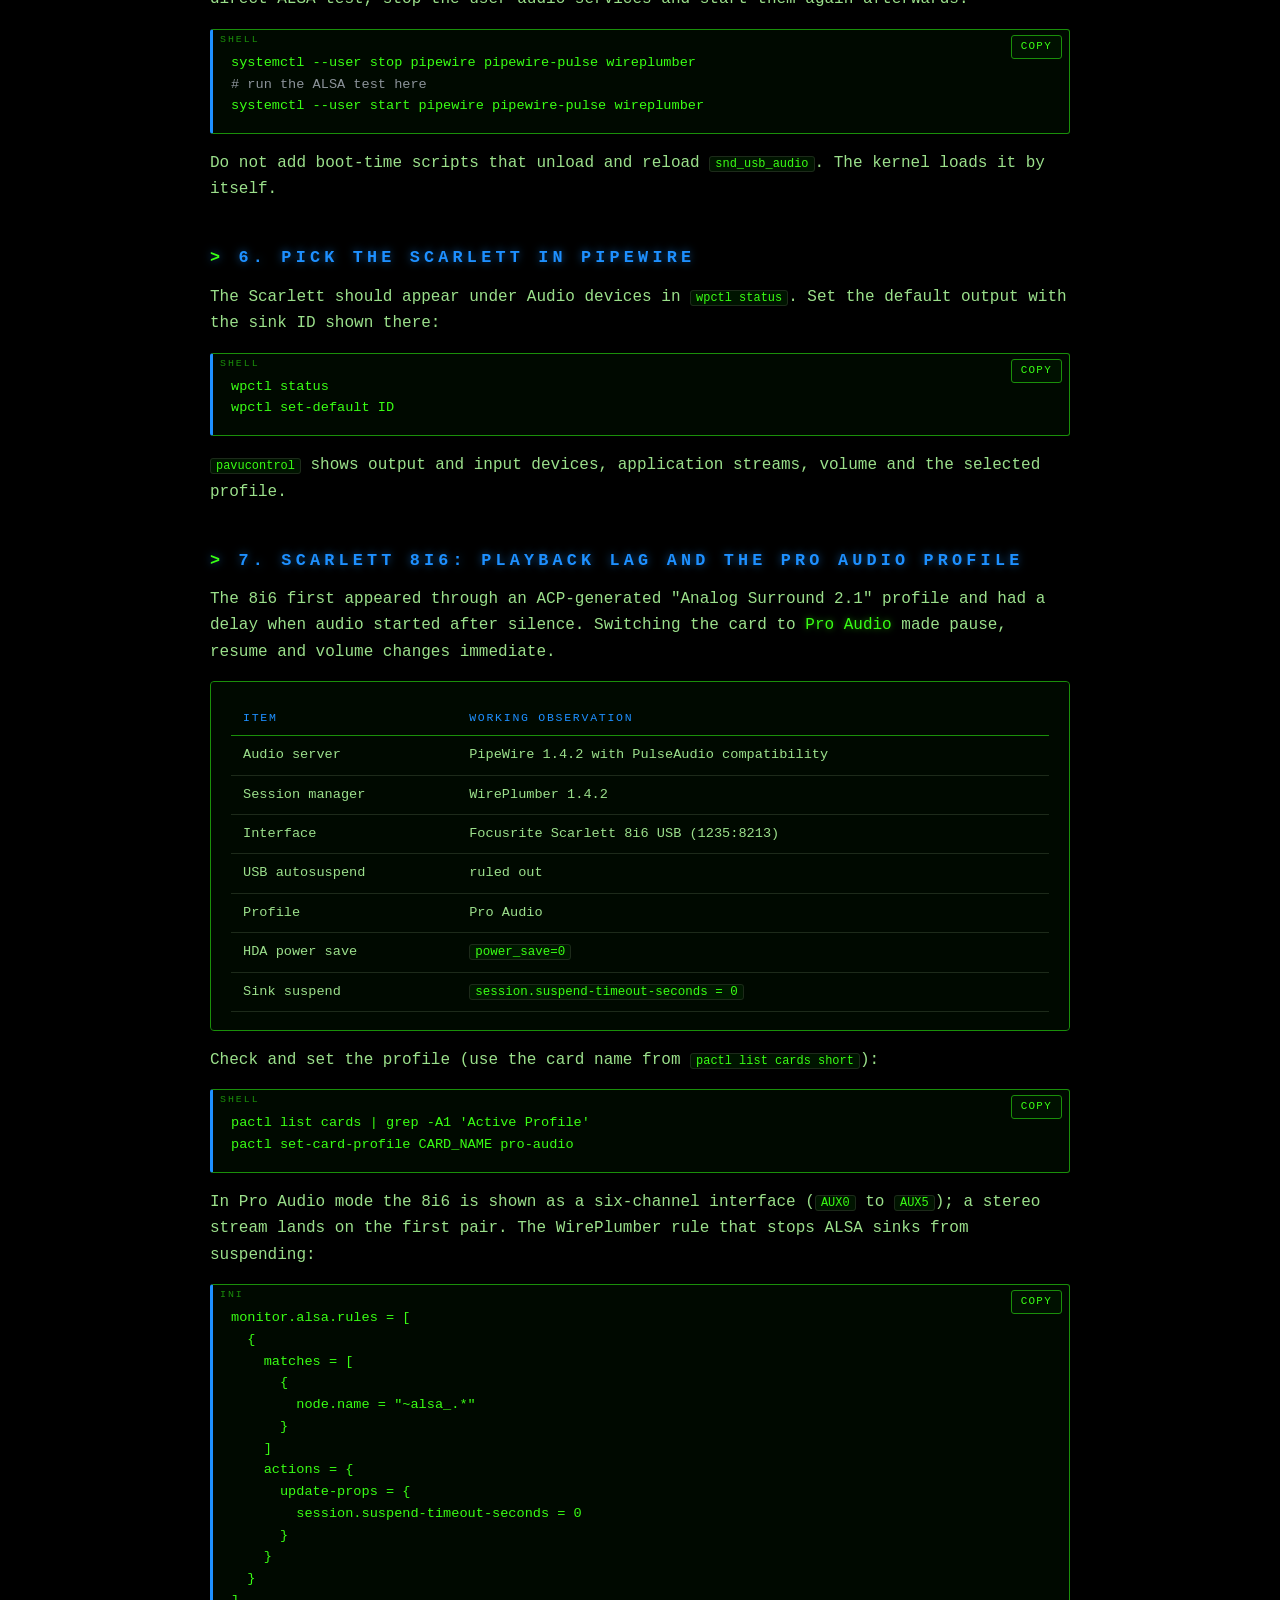
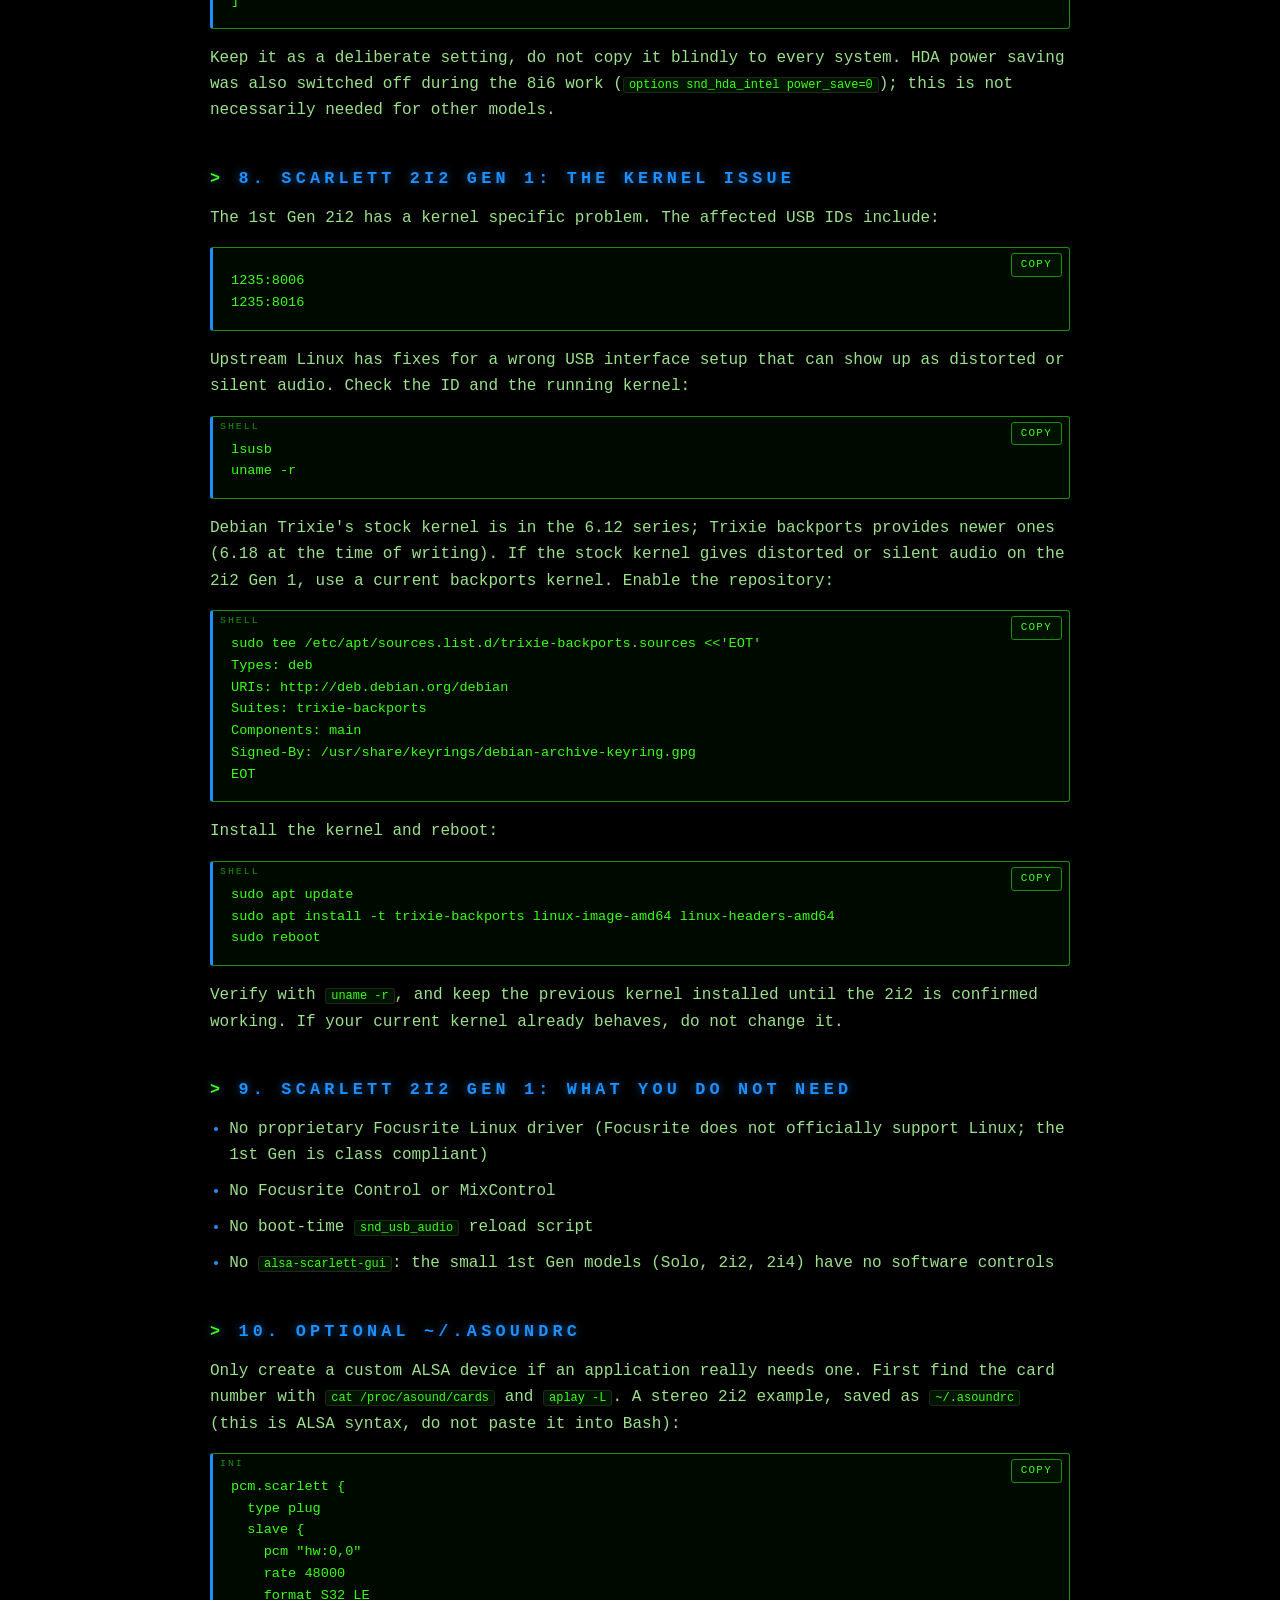
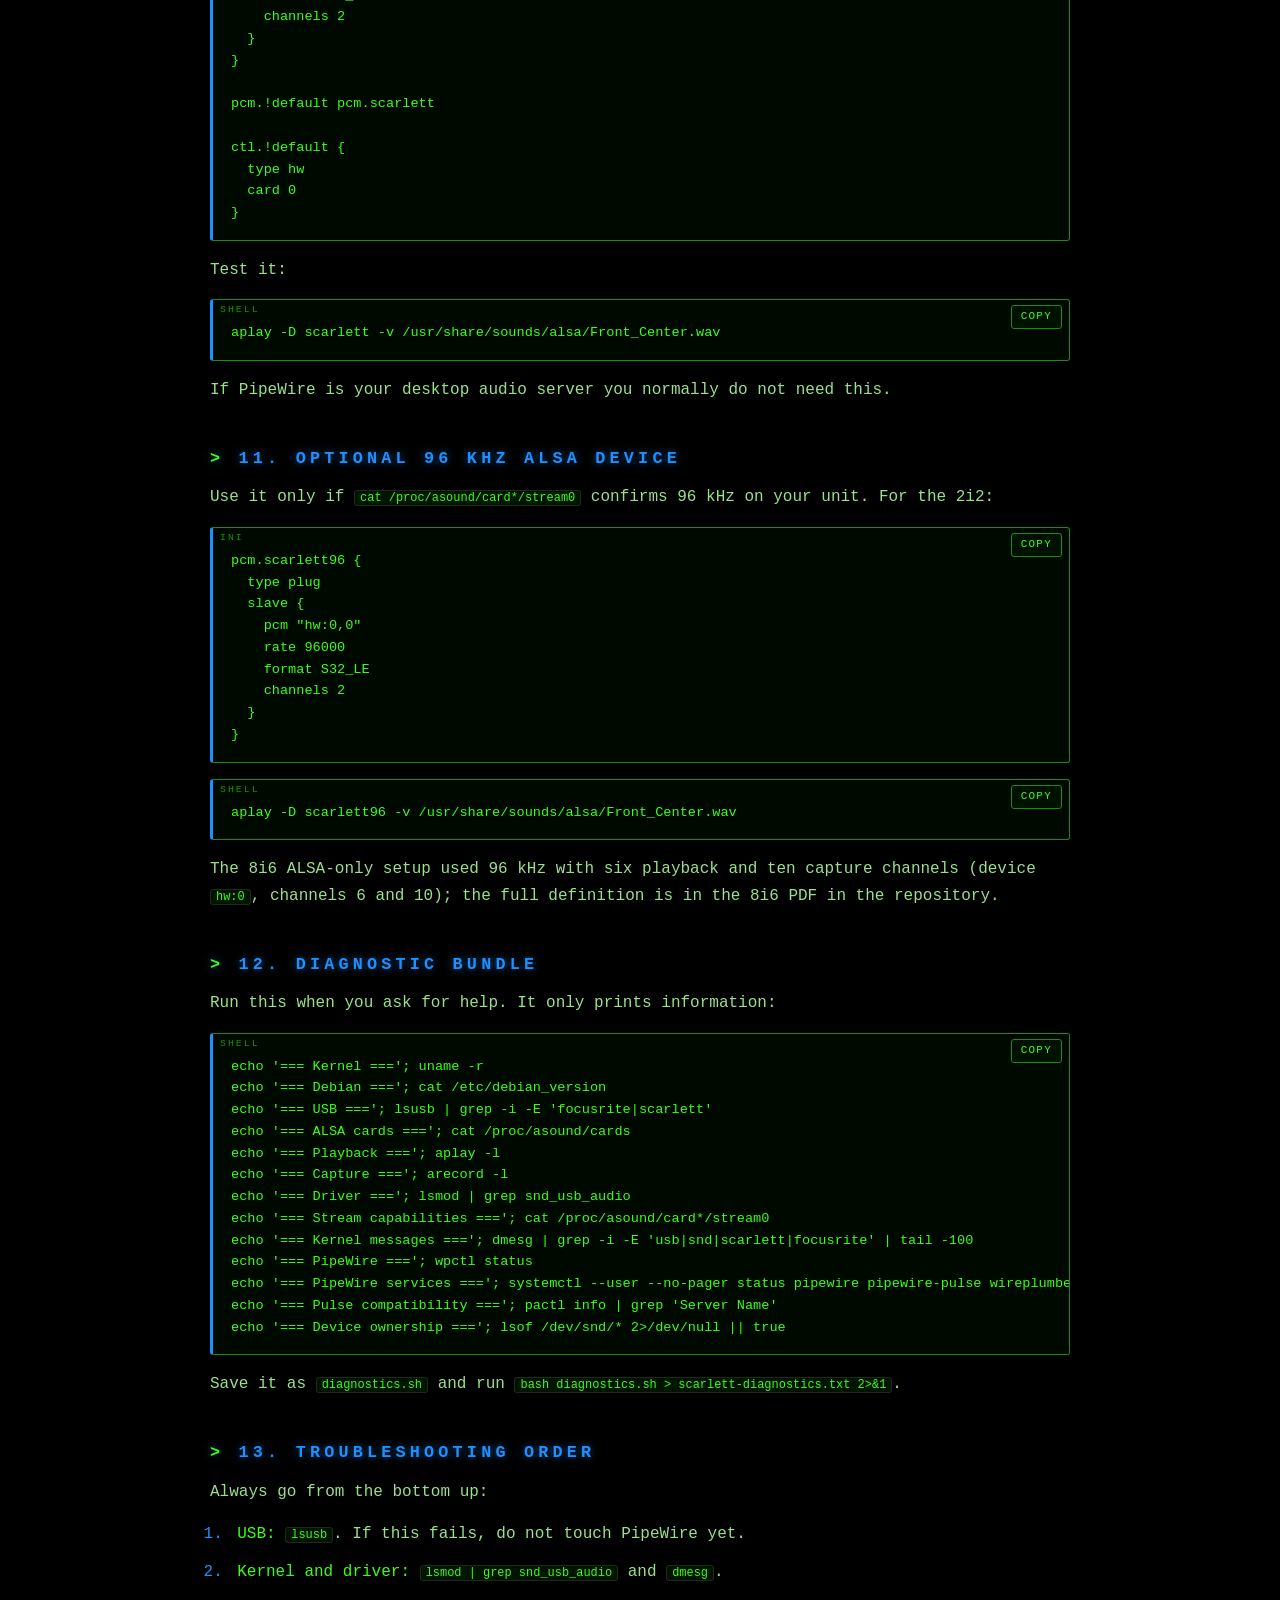
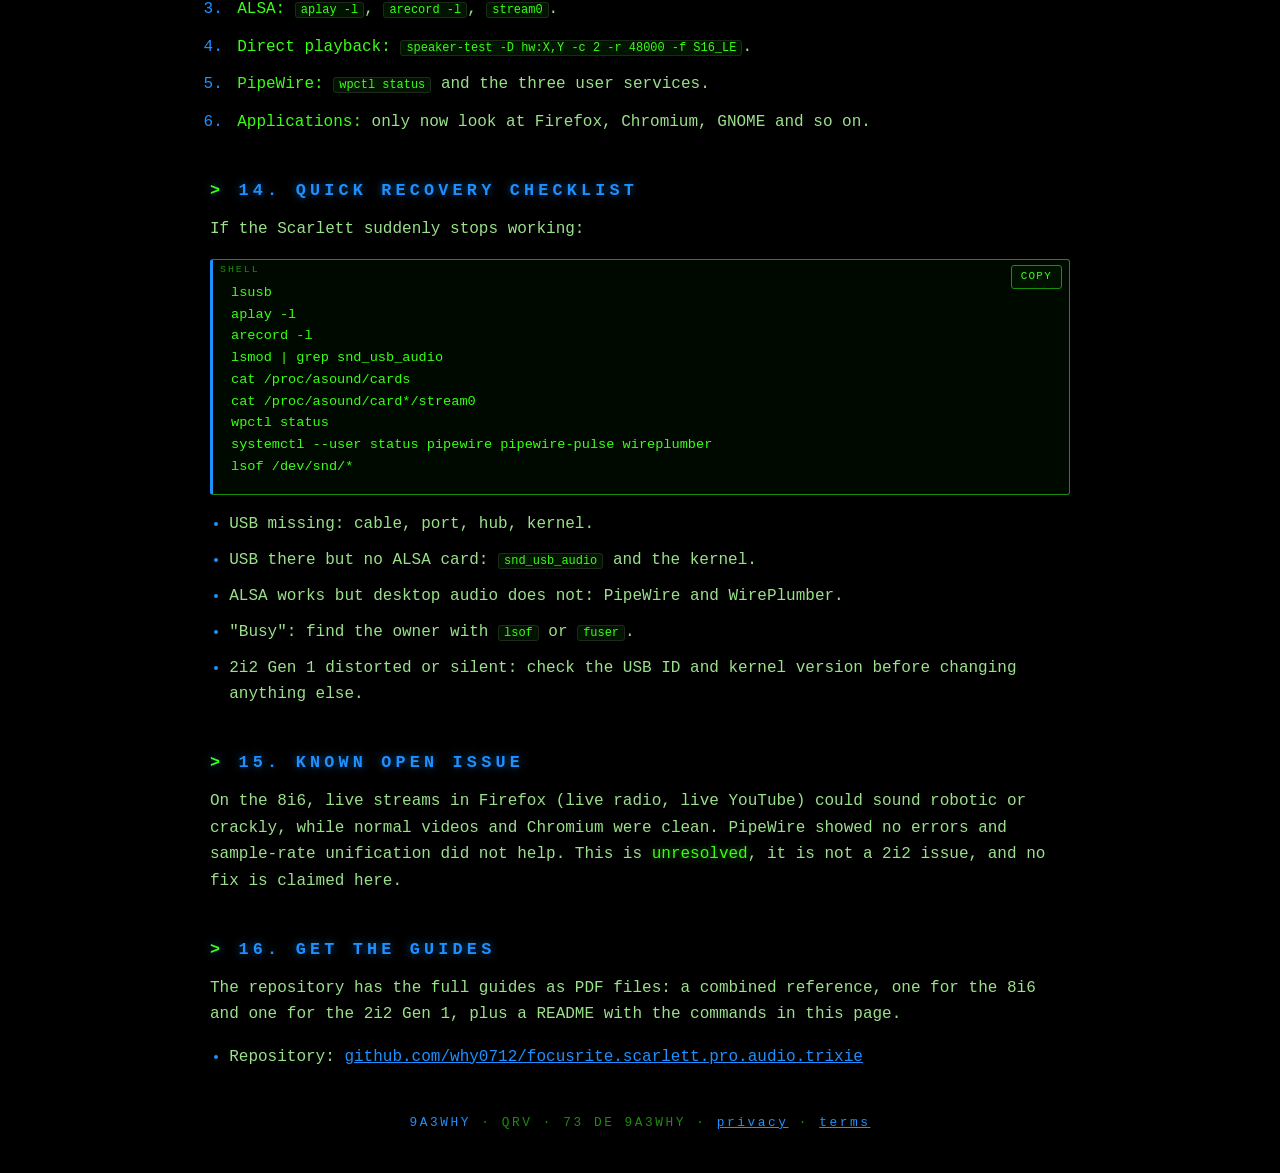
<file: projects/focusrite/index.html>
<!doctype html>
<html lang="en">
<head>
<meta charset="utf-8">
<meta name="viewport" content="width=device-width, initial-scale=1">
<meta name="generator" content="Created by 9A3WHY with the assistance of Claude, an AI assistant by Anthropic">
<meta name="theme-color" content="#000000">
<meta name="description" content="Focusrite PRO audio at Debian Trixie: setup and troubleshooting for Scarlett 2i2 Gen 1 and 8i6 with PipeWire and ALSA.">
<title>FOCUSRITE - 9A3WHY</title>
<link rel="icon" href="data:image/svg+xml,%3Csvg xmlns='http://www.w3.org/2000/svg' viewBox='0 0 64 64'%3E%3Crect width='64' height='64' fill='%23000'/%3E%3Ctext x='6' y='44' fill='%2339ff14' font-family='monospace' font-size='30' font-weight='700'%3E%3E%24%3C/text%3E%3C/svg%3E">
<script>document.documentElement.className += " js";</script>
<style>
  :root {
    --bg: #000;
    --green: #39ff14;
    --green-dim: #1a8f0a;
    --blue: #1e90ff;
    --blue-glow: #00bfff;
    --grey: #8b9399;
    --line: #1d2a1a;
    --mono: ui-monospace, "SF Mono", "Cascadia Code", Menlo, Consolas, "Liberation Mono", monospace;
  }
  * { box-sizing: border-box; }
  html, body { margin: 0; min-height: 100%; }
  html { scroll-behavior: smooth; }
  body {
    background: var(--bg);
    color: var(--green);
    font-family: var(--mono);
    line-height: 1.65;
    overflow-x: hidden;
    position: relative;
  }
  body::before {
    content: "";
    position: fixed; inset: 0;
    background:
      linear-gradient(rgba(57,255,20,.05) 1px, transparent 1px) 0 0 / 40px 40px,
      linear-gradient(90deg, rgba(30,144,255,.05) 1px, transparent 1px) 0 0 / 40px 40px;
    pointer-events: none;
  }
  body::after {
    content: "";
    position: fixed; inset: 0;
    background: repeating-linear-gradient(to bottom, rgba(0,0,0,0) 0, rgba(0,0,0,0) 2px, rgba(0,0,0,.35) 3px);
    pointer-events: none;
    z-index: 10;
  }
  main {
    position: relative; z-index: 1;
    max-width: 900px;
    margin: 0 auto;
    padding: 28px 20px 40px;
  }
  a { color: var(--blue); }
  a:hover, a:focus-visible { color: var(--green); outline: none; }

  .back { display: inline-block; text-decoration: none; font-size: .85rem; letter-spacing: .2em; text-shadow: 0 0 6px var(--blue); }

  .hero { text-align: center; padding: 30px 0 6px; }
  h1 {
    margin: 0;
    font-size: clamp(2.8rem, 11vw, 6rem);
    letter-spacing: .1em;
    color: var(--blue);
    text-shadow: 0 0 8px var(--blue), 0 0 24px var(--blue-glow), 0 0 48px rgba(0,191,255,.5);
    animation: flicker 6s infinite;
  }
  @keyframes flicker { 0%,92%,100%{opacity:1} 93%{opacity:.75} 95%{opacity:1} 97%{opacity:.85} }
  .sub { margin: .2em 0 1.6em; color: var(--green-dim); letter-spacing: .3em; font-size: .85rem; text-transform: uppercase; }
  .tagline { font-size: clamp(1.05rem, 3.4vw, 1.5rem); text-shadow: 0 0 6px rgba(57,255,20,.7), 0 0 18px rgba(57,255,20,.35); margin: 0 0 1em; }
  .cursor { display: inline-block; width: .6em; height: 1.1em; background: var(--green); vertical-align: text-bottom; margin-left: .2em; animation: blink 1s steps(1) infinite; }
  @keyframes blink { 50% { opacity: 0; } }
  .badges { display: flex; flex-wrap: wrap; gap: 8px; justify-content: center; margin: 0 0 1.6em; padding: 0; list-style: none; }
  .badges li { border: 1px solid var(--green-dim); border-radius: 3px; padding: 3px 10px; font-size: .72rem; letter-spacing: .15em; text-transform: uppercase; background: rgba(0,20,0,.45); }
  .badges li b { color: var(--blue); font-weight: normal; }

  .wave { width: 100%; height: 50px; margin: 0 0 1.4em; }
  .wave path { fill: none; stroke-width: 2; stroke-dasharray: 8 6; animation: dash 3s linear infinite; }
  .wave path.g { stroke: var(--green); filter: drop-shadow(0 0 4px var(--green)); }
  .wave path.b { stroke: var(--blue); filter: drop-shadow(0 0 4px var(--blue)); animation-direction: reverse; }
  @keyframes dash { to { stroke-dashoffset: -56; } }

  section { margin: 0 0 2.6em; }
  h2 {
    margin: 0 0 .7em;
    font-size: 1.05rem;
    letter-spacing: .25em;
    text-transform: uppercase;
    color: var(--blue);
    text-shadow: 0 0 8px rgba(30,144,255,.6);
  }
  h2::before { content: "> "; color: var(--green); }
  p { margin: 0 0 1em; color: #9be08b; }
  p strong { color: var(--green); font-weight: normal; text-shadow: 0 0 6px rgba(57,255,20,.5); }
  code { color: var(--green); background: rgba(0,40,0,.5); border: 1px solid var(--line); border-radius: 3px; padding: 0 5px; font-size: .92em; }

  .box {
    position: relative;
    padding: 18px 20px;
    border: 1px solid var(--green-dim);
    border-radius: 4px;
    background: rgba(0,20,0,.45);
  }
  .box::before, .box::after { content: ""; position: absolute; width: 14px; height: 14px; border: 2px solid var(--blue); }
  .box::before { top: -2px; left: -2px; border-right: 0; border-bottom: 0; }
  .box::after { bottom: -2px; right: -2px; border-left: 0; border-top: 0; }

  .grid { display: grid; gap: 16px; grid-template-columns: repeat(2, minmax(0, 1fr)); }
  .grid .box h3 { margin: 0 0 .3em; font-size: .85rem; letter-spacing: .15em; text-transform: uppercase; color: var(--blue); font-weight: normal; }
  .grid .box p { margin: 0; font-size: .85rem; }

  .tablewrap { overflow-x: auto; }
  table { width: 100%; border-collapse: collapse; font-size: .85rem; }
  th, td { text-align: left; padding: 8px 12px; border-bottom: 1px solid var(--line); vertical-align: top; }
  th { color: var(--blue); font-weight: normal; letter-spacing: .15em; text-transform: uppercase; font-size: .72rem; border-bottom: 1px solid var(--green-dim); }
  td:first-child { white-space: nowrap; }
  td { color: #9be08b; }
  tr:hover td { background: rgba(30,144,255,.07); }

  ol.steps { margin: 0; padding-left: 1.4em; color: #9be08b; }
  ol.steps li { margin: 0 0 .7em; padding-left: .3em; }
  ol.steps li::marker { color: var(--blue); }
  ol.steps strong { color: var(--green); font-weight: normal; }

  pre {
    margin: 0;
    padding: 16px 18px;
    overflow-x: auto;
    background: rgba(0,12,0,.8);
    border: 1px solid var(--green-dim);
    border-left: 3px solid var(--blue);
    border-radius: 3px;
    color: var(--green);
    font-size: .85rem;
    line-height: 1.6;
  }
  pre .c { color: var(--grey); }

  .tags { display: grid; gap: 6px 18px; grid-template-columns: repeat(2, minmax(0, 1fr)); font-size: .85rem; color: #9be08b; }
  .tags b { color: var(--blue); font-weight: normal; display: inline-block; min-width: 5.2em; }

  ul.plain { margin: 0; padding-left: 1.2em; color: #9be08b; }
  ul.plain li { margin: 0 0 .6em; }
  ul.plain li::marker { color: var(--blue); }

  .timeline { border-left: 2px solid var(--green-dim); margin: 0; padding: 0 0 0 18px; list-style: none; }
  .timeline li { position: relative; margin: 0 0 1em; color: #9be08b; font-size: .88rem; }
  .timeline li::before { content: ""; position: absolute; left: -24px; top: .55em; width: 10px; height: 10px; background: var(--bg); border: 2px solid var(--blue); border-radius: 50%; }
  .timeline li:first-child::before { background: var(--green); border-color: var(--green); box-shadow: 0 0 8px var(--green); }
  .timeline b { color: var(--blue); font-weight: normal; letter-spacing: .1em; }

  .cta { display: flex; flex-wrap: wrap; gap: 12px; margin-top: 1em; }
  .btn {
    display: inline-block; padding: 10px 18px; text-decoration: none;
    border: 1px solid var(--green-dim); border-radius: 3px; background: rgba(0,20,0,.45);
    color: var(--green); font-size: .85rem; letter-spacing: .12em; text-transform: uppercase;
    transition: border-color .2s, box-shadow .2s, transform .2s;
  }
  .btn:hover, .btn:focus-visible { border-color: var(--blue); color: var(--blue); box-shadow: 0 0 16px rgba(30,144,255,.5); transform: translateY(-2px); }
  .btn.primary { border-color: var(--blue); color: var(--blue); }

  footer { margin-top: 3em; text-align: center; color: var(--green-dim); font-size: .8rem; letter-spacing: .2em; }
  footer b { color: var(--blue); font-weight: normal; }

  @media (max-width: 640px) {
    .grid, .tags { grid-template-columns: 1fr; }
    main { padding: 20px 14px 30px; }
    td:first-child { white-space: normal; }
  }
  @media (prefers-reduced-motion: reduce) { *, *::before, *::after { animation: none !important; transition: none !important; } }

  /* focusrite page additions */
  main a { overflow-wrap: anywhere; }
  h3 { margin: 1.4em 0 .5em; font-size: .85rem; font-weight: normal; letter-spacing: .15em; text-transform: uppercase; color: var(--blue); }
  h2 + h3 { margin-top: 0; }
  h1 { font-size: clamp(2rem, 7.2vw, 4rem); letter-spacing: .08em; }
  em { color: #c9f0bd; }
  .box + .box, .box + p, .code + p, .code + .code, .box + .code, .code + .box, ul.plain + .code, ol.steps + p { margin-top: 1em; }
  p + .code, p + .box, h3 + .code, h3 + .box { margin-top: .2em; }
  .box.note { border-color: #8a6d12; background: rgba(40,30,0,.4); }
  .box.note p { color: #e3cf86; }
  .code { position: relative; margin-bottom: 1em; }
  .code pre { padding-top: 22px; }
  .code .lang { position: absolute; left: 10px; top: 3px; font-size: .62rem; letter-spacing: .2em; text-transform: uppercase; color: var(--green-dim); }
  .code .copy {
    position: absolute; right: 8px; top: 6px; display: none;
    font: inherit; font-size: .68rem; letter-spacing: .12em; text-transform: uppercase;
    background: rgba(0,20,0,.7); color: var(--green); border: 1px solid var(--green-dim); border-radius: 3px; padding: 2px 9px; cursor: pointer;
  }
  html.js .code .copy { display: block; }
  .code .copy:hover, .code .copy:focus-visible { border-color: var(--blue); color: var(--blue); outline: none; box-shadow: 0 0 10px rgba(30,144,255,.5); }
  .code .copy.done { border-color: var(--green); color: #000; background: var(--green); }
  pre code { background: none; border: 0; padding: 0; font-size: inherit; color: inherit; }
  p code, li code, td code { word-break: break-word; }
  .toc { margin: 0; padding: 0; list-style: none; display: grid; gap: 4px 24px; grid-template-columns: repeat(2, minmax(0, 1fr)); font-size: .85rem; }
  .toc a { text-decoration: none; display: block; padding: 3px 0; color: #9be08b; }
  .toc a:hover, .toc a:focus-visible { color: var(--blue); }
  .toc a::before { content: "> "; color: var(--green); }
  ul.checklist { list-style: none; padding-left: 0; }
  ul.checklist li.chk { position: relative; padding-left: 1.7em; }
  ul.checklist li.chk::before { content: ""; position: absolute; left: 0; top: .42em; width: 11px; height: 11px; border: 1px solid var(--blue); border-radius: 2px; }
  td, th { word-break: break-word; }
  td:first-child { white-space: normal; }
  @media (max-width: 640px) { .toc { grid-template-columns: 1fr; } }
</style>
</head>
<body>
<main>

  <a class="back" href="/projects/">&lt; PROJECTS</a>

  <header class="hero">
    <h1>FOCUSRITE</h1>
    <p class="sub">// pro audio @ debian trixie //</p>
    <p class="tagline">Class compliant. No driver to install.<span class="cursor" aria-hidden="true"></span></p>
    <ul class="badges">
      <li>os <b>Debian 13</b></li>
      <li>audio <b>PipeWire + ALSA</b></li>
      <li>devices <b>Scarlett 2i2 / 8i6</b></li>
      <li>source <b>GitHub</b></li>
    </ul>
  </header>

  <svg class="wave" viewBox="0 0 800 60" preserveAspectRatio="none" aria-hidden="true">
    <path class="g" d="M0 30 Q 25 0 50 30 T 100 30 T 150 30 T 200 30 T 250 30 T 300 30 T 350 30 T 400 30 T 450 30 T 500 30 T 550 30 T 600 30 T 650 30 T 700 30 T 750 30 T 800 30"/>
    <path class="b" d="M0 30 Q 12 60 25 30 T 50 30 T 75 30 T 100 30 T 125 30 T 150 30 T 175 30 T 200 30 T 225 30 T 250 30 T 275 30 T 300 30 T 325 30 T 350 30 T 375 30 T 400 30 T 425 30 T 450 30 T 475 30 T 500 30 T 525 30 T 550 30 T 575 30 T 600 30 T 625 30 T 650 30 T 675 30 T 700 30 T 725 30 T 750 30 T 775 30 T 800 30"/>
  </svg>

  <nav id="contents" aria-label="Contents">
    <h2>Contents</h2>
    <div class="box"><ul class="toc"><li><a href="#s1">1. Recommended desktop setup</a></li><li><a href="#s2">2. Identify the hardware</a></li><li><a href="#s3">3. If the device is not detected</a></li><li><a href="#s4">4. Direct ALSA test</a></li><li><a href="#s5">5. "Device or resource busy"</a></li><li><a href="#s6">6. Pick the Scarlett in PipeWire</a></li><li><a href="#s7">7. Scarlett 8i6: playback lag and the Pro Audio profile</a></li><li><a href="#s8">8. Scarlett 2i2 Gen 1: the kernel issue</a></li><li><a href="#s9">9. Scarlett 2i2 Gen 1: what you do NOT need</a></li><li><a href="#s10">10. Optional ~/.asoundrc</a></li><li><a href="#s11">11. Optional 96 kHz ALSA device</a></li><li><a href="#s12">12. Diagnostic bundle</a></li><li><a href="#s13">13. Troubleshooting order</a></li><li><a href="#s14">14. Quick recovery checklist</a></li><li><a href="#s15">15. Known open issue</a></li><li><a href="#s16">16. Get the guides</a></li></ul></div>
  </nav>
  <div style="height:2.2em"></div>

  <section id="about">
    <h2>About this project</h2>
      <div class="box"><p style="margin:0">Setup and troubleshooting notes for Focusrite Scarlett USB interfaces on Debian 13 "Trixie": a Scarlett 2i2 (1st Gen) and a Scarlett 8i6, with PipeWire and plain ALSA. Unofficial: it describes what worked on my machines. Created by 9A3WHY with the assistance of Claude, an AI assistant by Anthropic. Source and PDF guides: <a href="https://github.com/why0712/focusrite.scarlett.pro.audio.trixie" target="_blank" rel="noopener">github.com/why0712/focusrite.scarlett.pro.audio.trixie</a></p></div>
      <h3>In short</h3>
      <ul class="plain"><li>Both interfaces are USB class compliant: the standard kernel driver <code>snd_usb_audio</code> is all you need</li><li>No proprietary Focusrite Linux driver, no Focusrite Control, no boot-time driver reload script</li><li>For the 2i2 Gen 1 the kernel version matters: a stock kernel can give distorted or silent audio</li><li>For the 8i6 the <strong>Pro Audio</strong> profile removed the lag when playback starts after silence</li></ul>
      <p><strong>Read this first.</strong> The 8i6 and the 2i2 are different interfaces. Do not copy card numbers, channel counts, USB IDs, profiles or ALSA definitions from one model to the other. Always check the real hardware with <code>lsusb</code>, <code>aplay -l</code> and <code>/proc/asound/cards</code>.</p>
  </section>

  <section id="s1">
    <h2>1. Recommended desktop setup</h2>
      <p>For a normal Debian GNOME desktop use the kernel USB-audio driver with PipeWire, WirePlumber and the PipeWire PulseAudio layer, plus ALSA utilities for diagnostics.</p>
      <div class="code"><span class="lang">shell</span><button type="button" class="copy" aria-label="Copy this code to the clipboard">Copy</button><pre><code>sudo apt update
sudo apt install alsa-utils pipewire pipewire-audio pipewire-pulse pipewire-alsa wireplumber pavucontrol</code></pre></div>
      <p>Check the services and the audio graph:</p>
      <div class="code"><span class="lang">shell</span><button type="button" class="copy" aria-label="Copy this code to the clipboard">Copy</button><pre><code>systemctl --user status pipewire
systemctl --user status pipewire-pulse
systemctl --user status wireplumber
wpctl status
pactl info | grep "Server Name"</code></pre></div>
  </section>

  <section id="s2">
    <h2>2. Identify the hardware</h2>
      <p>Connect the interface directly to a USB port and run:</p>
      <div class="code"><span class="lang">shell</span><button type="button" class="copy" aria-label="Copy this code to the clipboard">Copy</button><pre><code>lsusb
aplay -l
arecord -l
cat /proc/asound/cards
lsmod | grep snd_usb_audio
cat /proc/asound/card*/stream0
dmesg | grep -i -E 'usb|snd|scarlett|focusrite'</code></pre></div>
      <p><code>stream0</code> shows the formats and sample rates this particular unit offers. Pick a rate from that list, never one copied from another model. If the driver is missing, <code>sudo modprobe snd_usb_audio</code> loads it.</p>
  </section>

  <section id="s3">
    <h2>3. If the device is not detected</h2>
      <p>Work through these in order:</p>
      <ol class="steps"><li>Try another USB port.</li><li>Avoid an unpowered USB hub.</li><li>Try another known-good USB cable.</li><li>Check <code>lsusb</code> and <code>dmesg</code>.</li><li>Check that <code>snd_usb_audio</code> is loaded.</li><li>Reboot after a kernel update.</li><li>Check <code>aplay -l</code> and <code>arecord -l</code> again.</li></ol>
      <p>If <code>lsusb</code> sees the device but ALSA does not, look at the kernel and driver layer.</p>
  </section>

  <section id="s4">
    <h2>4. Direct ALSA test</h2>
      <p>Before debugging PipeWire, prove that ALSA can talk to the hardware. Replace <code>X,Y</code> with the numbers from <code>aplay -l</code>.</p>
      <div class="code"><span class="lang">shell</span><button type="button" class="copy" aria-label="Copy this code to the clipboard">Copy</button><pre><code>speaker-test -D hw:X,Y -c 2 -r 48000 -f S16_LE
aplay -v /usr/share/sounds/alsa/Front_Center.wav
arecord -f S32_LE -r 48000 -c 2 test.wav -d 5
aplay test.wav</code></pre></div>
  </section>

  <section id="s5">
    <h2>5. "Device or resource busy"</h2>
      <p>Find out who owns the sound device:</p>
      <div class="code"><span class="lang">shell</span><button type="button" class="copy" aria-label="Copy this code to the clipboard">Copy</button><pre><code>lsof /dev/snd/*
sudo fuser -v /dev/snd/*</code></pre></div>
      <p>PipeWire may legitimately own the device during normal desktop use. For a temporary direct ALSA test, stop the user audio services and start them again afterwards:</p>
      <div class="code"><span class="lang">shell</span><button type="button" class="copy" aria-label="Copy this code to the clipboard">Copy</button><pre><code>systemctl --user stop pipewire pipewire-pulse wireplumber
<span class="c"># run the ALSA test here</span>
systemctl --user start pipewire pipewire-pulse wireplumber</code></pre></div>
      <p>Do not add boot-time scripts that unload and reload <code>snd_usb_audio</code>. The kernel loads it by itself.</p>
  </section>

  <section id="s6">
    <h2>6. Pick the Scarlett in PipeWire</h2>
      <p>The Scarlett should appear under Audio devices in <code>wpctl status</code>. Set the default output with the sink ID shown there:</p>
      <div class="code"><span class="lang">shell</span><button type="button" class="copy" aria-label="Copy this code to the clipboard">Copy</button><pre><code>wpctl status
wpctl set-default ID</code></pre></div>
      <p><code>pavucontrol</code> shows output and input devices, application streams, volume and the selected profile.</p>
  </section>

  <section id="s7">
    <h2>7. Scarlett 8i6: playback lag and the Pro Audio profile</h2>
      <p>The 8i6 first appeared through an ACP-generated "Analog Surround 2.1" profile and had a delay when audio started after silence. Switching the card to <strong>Pro Audio</strong> made pause, resume and volume changes immediate.</p>
      <div class="box tablewrap"><table><thead><tr><th>Item</th><th>Working observation</th></tr></thead><tbody><tr><td>Audio server</td><td>PipeWire 1.4.2 with PulseAudio compatibility</td></tr><tr><td>Session manager</td><td>WirePlumber 1.4.2</td></tr><tr><td>Interface</td><td>Focusrite Scarlett 8i6 USB (1235:8213)</td></tr><tr><td>USB autosuspend</td><td>ruled out</td></tr><tr><td>Profile</td><td>Pro Audio</td></tr><tr><td>HDA power save</td><td><code>power_save=0</code></td></tr><tr><td>Sink suspend</td><td><code>session.suspend-timeout-seconds = 0</code></td></tr></tbody></table></div>
      <p>Check and set the profile (use the card name from <code>pactl list cards short</code>):</p>
      <div class="code"><span class="lang">shell</span><button type="button" class="copy" aria-label="Copy this code to the clipboard">Copy</button><pre><code>pactl list cards | grep -A1 'Active Profile'
pactl set-card-profile CARD_NAME pro-audio</code></pre></div>
      <p>In Pro Audio mode the 8i6 is shown as a six-channel interface (<code>AUX0</code> to <code>AUX5</code>); a stereo stream lands on the first pair. The WirePlumber rule that stops ALSA sinks from suspending:</p>
      <div class="code"><span class="lang">ini</span><button type="button" class="copy" aria-label="Copy this code to the clipboard">Copy</button><pre><code>monitor.alsa.rules = [
  {
    matches = [
      {
        node.name = "~alsa_.*"
      }
    ]
    actions = {
      update-props = {
        session.suspend-timeout-seconds = 0
      }
    }
  }
]</code></pre></div>
      <p>Keep it as a deliberate setting, do not copy it blindly to every system. HDA power saving was also switched off during the 8i6 work (<code>options snd_hda_intel power_save=0</code>); this is not necessarily needed for other models.</p>
  </section>

  <section id="s8">
    <h2>8. Scarlett 2i2 Gen 1: the kernel issue</h2>
      <p>The 1st Gen 2i2 has a kernel specific problem. The affected USB IDs include:</p>
      <div class="code"><button type="button" class="copy" aria-label="Copy this code to the clipboard">Copy</button><pre><code>1235:8006
1235:8016</code></pre></div>
      <p>Upstream Linux has fixes for a wrong USB interface setup that can show up as distorted or silent audio. Check the ID and the running kernel:</p>
      <div class="code"><span class="lang">shell</span><button type="button" class="copy" aria-label="Copy this code to the clipboard">Copy</button><pre><code>lsusb
uname -r</code></pre></div>
      <p>Debian Trixie's stock kernel is in the 6.12 series; Trixie backports provides newer ones (6.18 at the time of writing). If the stock kernel gives distorted or silent audio on the 2i2 Gen 1, use a current backports kernel. Enable the repository:</p>
      <div class="code"><span class="lang">shell</span><button type="button" class="copy" aria-label="Copy this code to the clipboard">Copy</button><pre><code>sudo tee /etc/apt/sources.list.d/trixie-backports.sources &lt;&lt;'EOT'
Types: deb
URIs: http://deb.debian.org/debian
Suites: trixie-backports
Components: main
Signed-By: /usr/share/keyrings/debian-archive-keyring.gpg
EOT</code></pre></div>
      <p>Install the kernel and reboot:</p>
      <div class="code"><span class="lang">shell</span><button type="button" class="copy" aria-label="Copy this code to the clipboard">Copy</button><pre><code>sudo apt update
sudo apt install -t trixie-backports linux-image-amd64 linux-headers-amd64
sudo reboot</code></pre></div>
      <p>Verify with <code>uname -r</code>, and keep the previous kernel installed until the 2i2 is confirmed working. If your current kernel already behaves, do not change it.</p>
  </section>

  <section id="s9">
    <h2>9. Scarlett 2i2 Gen 1: what you do NOT need</h2>
      <ul class="plain"><li>No proprietary Focusrite Linux driver (Focusrite does not officially support Linux; the 1st Gen is class compliant)</li><li>No Focusrite Control or MixControl</li><li>No boot-time <code>snd_usb_audio</code> reload script</li><li>No <code>alsa-scarlett-gui</code>: the small 1st Gen models (Solo, 2i2, 2i4) have no software controls</li></ul>
  </section>

  <section id="s10">
    <h2>10. Optional ~/.asoundrc</h2>
      <p>Only create a custom ALSA device if an application really needs one. First find the card number with <code>cat /proc/asound/cards</code> and <code>aplay -L</code>. A stereo 2i2 example, saved as <code>~/.asoundrc</code> (this is ALSA syntax, do not paste it into Bash):</p>
      <div class="code"><span class="lang">ini</span><button type="button" class="copy" aria-label="Copy this code to the clipboard">Copy</button><pre><code>pcm.scarlett {
  type plug
  slave {
    pcm "hw:0,0"
    rate 48000
    format S32_LE
    channels 2
  }
}

pcm.!default pcm.scarlett

ctl.!default {
  type hw
  card 0
}</code></pre></div>
      <p>Test it:</p>
      <div class="code"><span class="lang">shell</span><button type="button" class="copy" aria-label="Copy this code to the clipboard">Copy</button><pre><code>aplay -D scarlett -v /usr/share/sounds/alsa/Front_Center.wav</code></pre></div>
      <p>If PipeWire is your desktop audio server you normally do not need this.</p>
  </section>

  <section id="s11">
    <h2>11. Optional 96 kHz ALSA device</h2>
      <p>Use it only if <code>cat /proc/asound/card*/stream0</code> confirms 96 kHz on your unit. For the 2i2:</p>
      <div class="code"><span class="lang">ini</span><button type="button" class="copy" aria-label="Copy this code to the clipboard">Copy</button><pre><code>pcm.scarlett96 {
  type plug
  slave {
    pcm "hw:0,0"
    rate 96000
    format S32_LE
    channels 2
  }
}</code></pre></div>
      <div class="code"><span class="lang">shell</span><button type="button" class="copy" aria-label="Copy this code to the clipboard">Copy</button><pre><code>aplay -D scarlett96 -v /usr/share/sounds/alsa/Front_Center.wav</code></pre></div>
      <p>The 8i6 ALSA-only setup used 96 kHz with six playback and ten capture channels (device <code>hw:0</code>, channels 6 and 10); the full definition is in the 8i6 PDF in the repository.</p>
  </section>

  <section id="s12">
    <h2>12. Diagnostic bundle</h2>
      <p>Run this when you ask for help. It only prints information:</p>
      <div class="code"><span class="lang">shell</span><button type="button" class="copy" aria-label="Copy this code to the clipboard">Copy</button><pre><code>echo '=== Kernel ==='; uname -r
echo '=== Debian ==='; cat /etc/debian_version
echo '=== USB ==='; lsusb | grep -i -E 'focusrite|scarlett'
echo '=== ALSA cards ==='; cat /proc/asound/cards
echo '=== Playback ==='; aplay -l
echo '=== Capture ==='; arecord -l
echo '=== Driver ==='; lsmod | grep snd_usb_audio
echo '=== Stream capabilities ==='; cat /proc/asound/card*/stream0
echo '=== Kernel messages ==='; dmesg | grep -i -E 'usb|snd|scarlett|focusrite' | tail -100
echo '=== PipeWire ==='; wpctl status
echo '=== PipeWire services ==='; systemctl --user --no-pager status pipewire pipewire-pulse wireplumber
echo '=== Pulse compatibility ==='; pactl info | grep 'Server Name'
echo '=== Device ownership ==='; lsof /dev/snd/* 2&gt;/dev/null || true</code></pre></div>
      <p>Save it as <code>diagnostics.sh</code> and run <code>bash diagnostics.sh &gt; scarlett-diagnostics.txt 2&gt;&amp;1</code>.</p>
  </section>

  <section id="s13">
    <h2>13. Troubleshooting order</h2>
      <p>Always go from the bottom up:</p>
      <ol class="steps"><li><strong>USB:</strong> <code>lsusb</code>. If this fails, do not touch PipeWire yet.</li><li><strong>Kernel and driver:</strong> <code>lsmod | grep snd_usb_audio</code> and <code>dmesg</code>.</li><li><strong>ALSA:</strong> <code>aplay -l</code>, <code>arecord -l</code>, <code>stream0</code>.</li><li><strong>Direct playback:</strong> <code>speaker-test -D hw:X,Y -c 2 -r 48000 -f S16_LE</code>.</li><li><strong>PipeWire:</strong> <code>wpctl status</code> and the three user services.</li><li><strong>Applications:</strong> only now look at Firefox, Chromium, GNOME and so on.</li></ol>
  </section>

  <section id="s14">
    <h2>14. Quick recovery checklist</h2>
      <p>If the Scarlett suddenly stops working:</p>
      <div class="code"><span class="lang">shell</span><button type="button" class="copy" aria-label="Copy this code to the clipboard">Copy</button><pre><code>lsusb
aplay -l
arecord -l
lsmod | grep snd_usb_audio
cat /proc/asound/cards
cat /proc/asound/card*/stream0
wpctl status
systemctl --user status pipewire pipewire-pulse wireplumber
lsof /dev/snd/*</code></pre></div>
      <ul class="plain"><li>USB missing: cable, port, hub, kernel.</li><li>USB there but no ALSA card: <code>snd_usb_audio</code> and the kernel.</li><li>ALSA works but desktop audio does not: PipeWire and WirePlumber.</li><li>"Busy": find the owner with <code>lsof</code> or <code>fuser</code>.</li><li>2i2 Gen 1 distorted or silent: check the USB ID and kernel version before changing anything else.</li></ul>
  </section>

  <section id="s15">
    <h2>15. Known open issue</h2>
      <p>On the 8i6, live streams in Firefox (live radio, live YouTube) could sound robotic or crackly, while normal videos and Chromium were clean. PipeWire showed no errors and sample-rate unification did not help. This is <strong>unresolved</strong>, it is not a 2i2 issue, and no fix is claimed here.</p>
  </section>

  <section id="s16">
    <h2>16. Get the guides</h2>
      <p>The repository has the full guides as PDF files: a combined reference, one for the 8i6 and one for the 2i2 Gen 1, plus a README with the commands in this page.</p>
      <ul class="plain"><li>Repository: <a href="https://github.com/why0712/focusrite.scarlett.pro.audio.trixie" target="_blank" rel="noopener">github.com/why0712/focusrite.scarlett.pro.audio.trixie</a></li></ul>
  </section>

  <footer>
    <b>9A3WHY</b> &middot; QRV &middot; 73 DE 9A3WHY &middot; <a href="/privacy/">privacy</a> &middot; <a href="/terms/">terms</a>
  </footer>

</main>
<script>
(function () {
  if (!navigator.clipboard) { document.documentElement.className = document.documentElement.className.replace(" js", ""); return; }
  document.addEventListener("click", function (e) {
    var b = e.target.closest ? e.target.closest(".copy") : null;
    if (!b) return;
    var code = b.parentNode.querySelector("pre code");
    navigator.clipboard.writeText(code.textContent.replace(/\n$/, "") + "\n").then(function () {
      b.textContent = "Copied"; b.classList.add("done");
      setTimeout(function () { b.textContent = "Copy"; b.classList.remove("done"); }, 1600);
    }, function () { b.textContent = "Select + Ctrl+C"; });
  });
})();
</script>
</body>
</html>
</file>
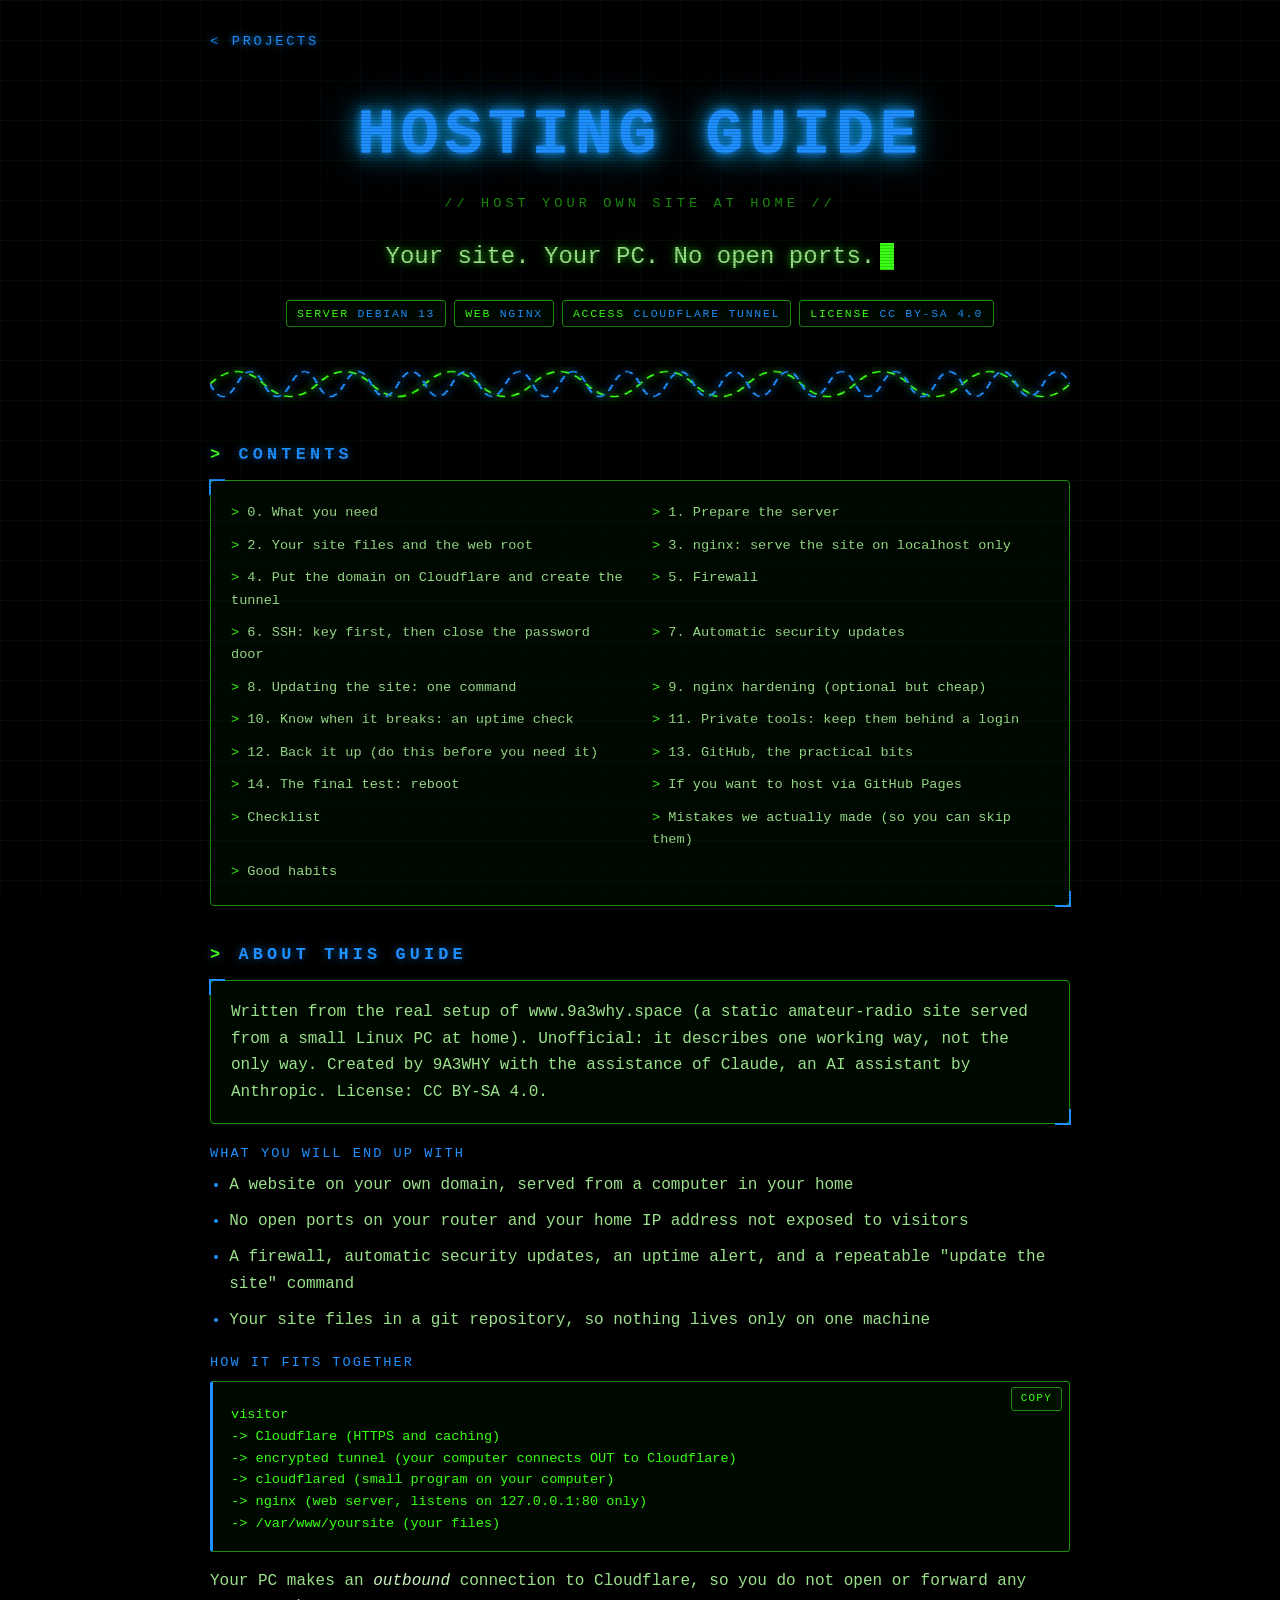
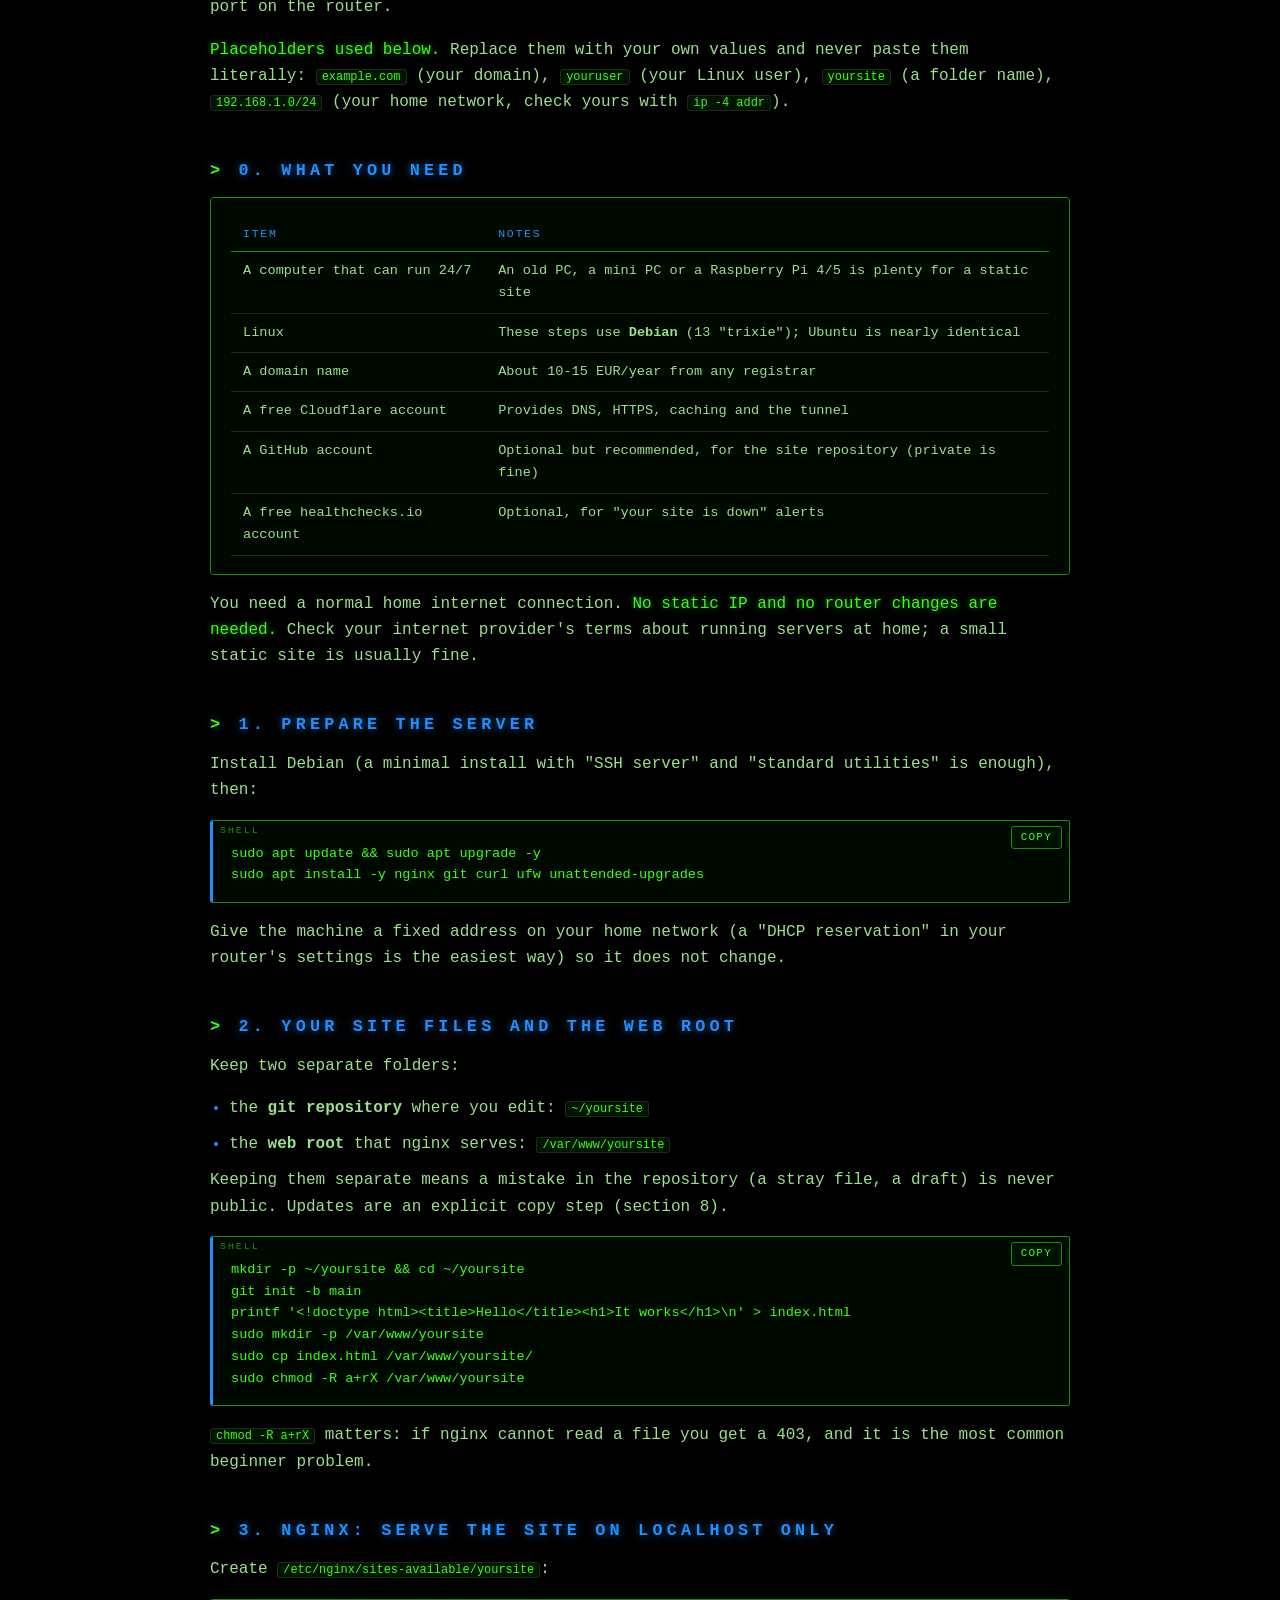
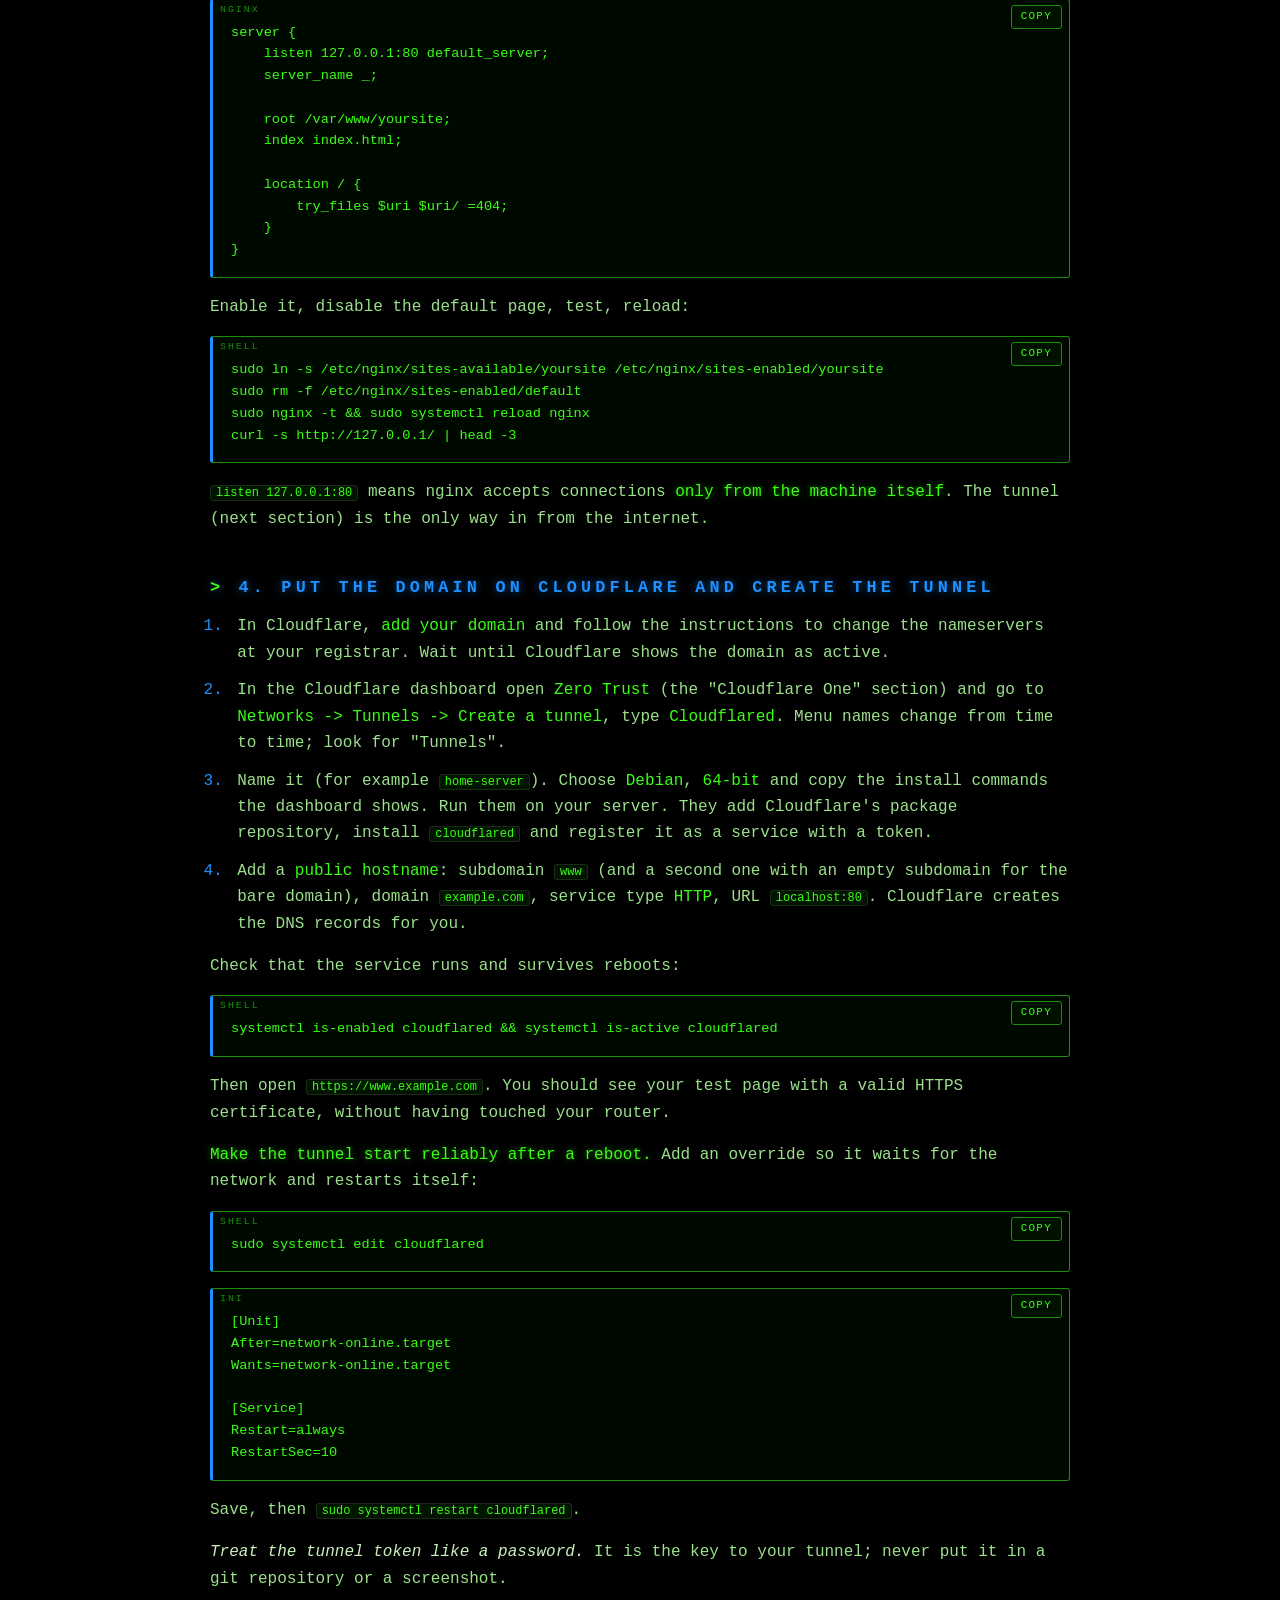
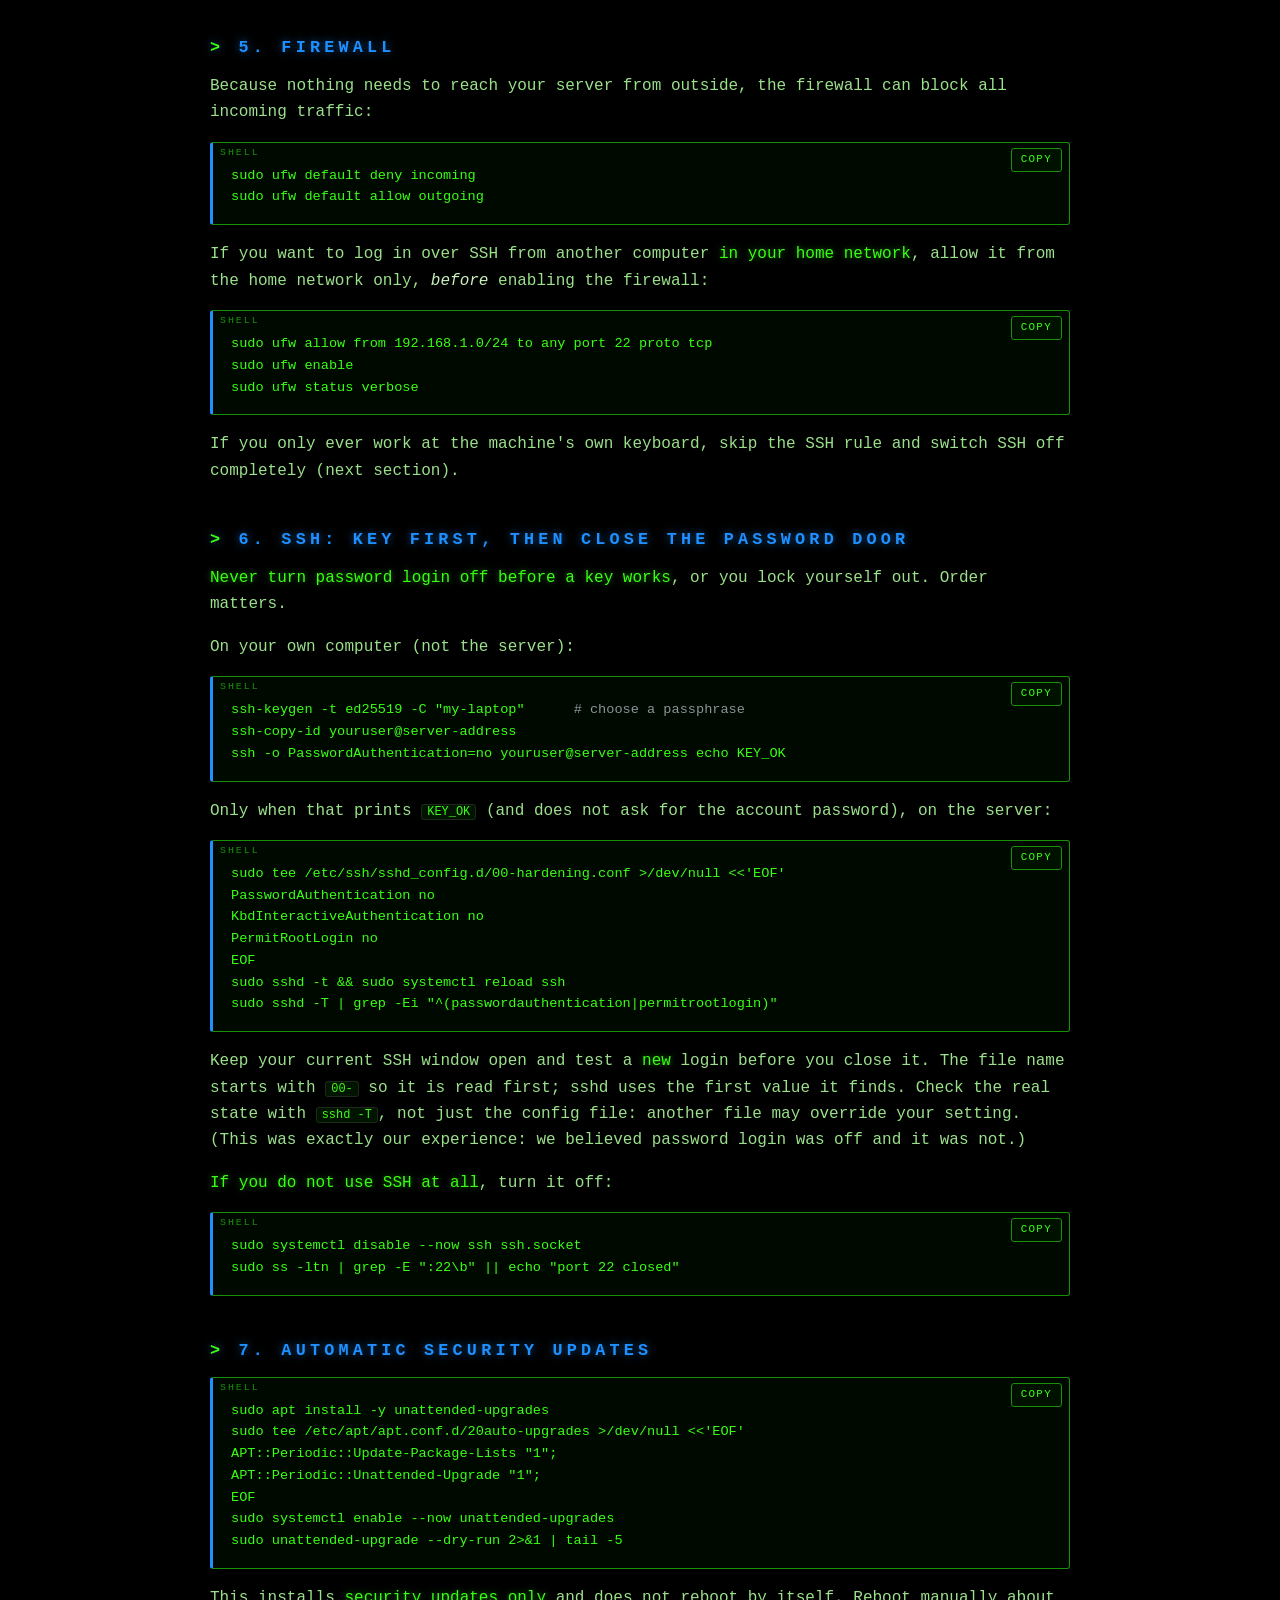
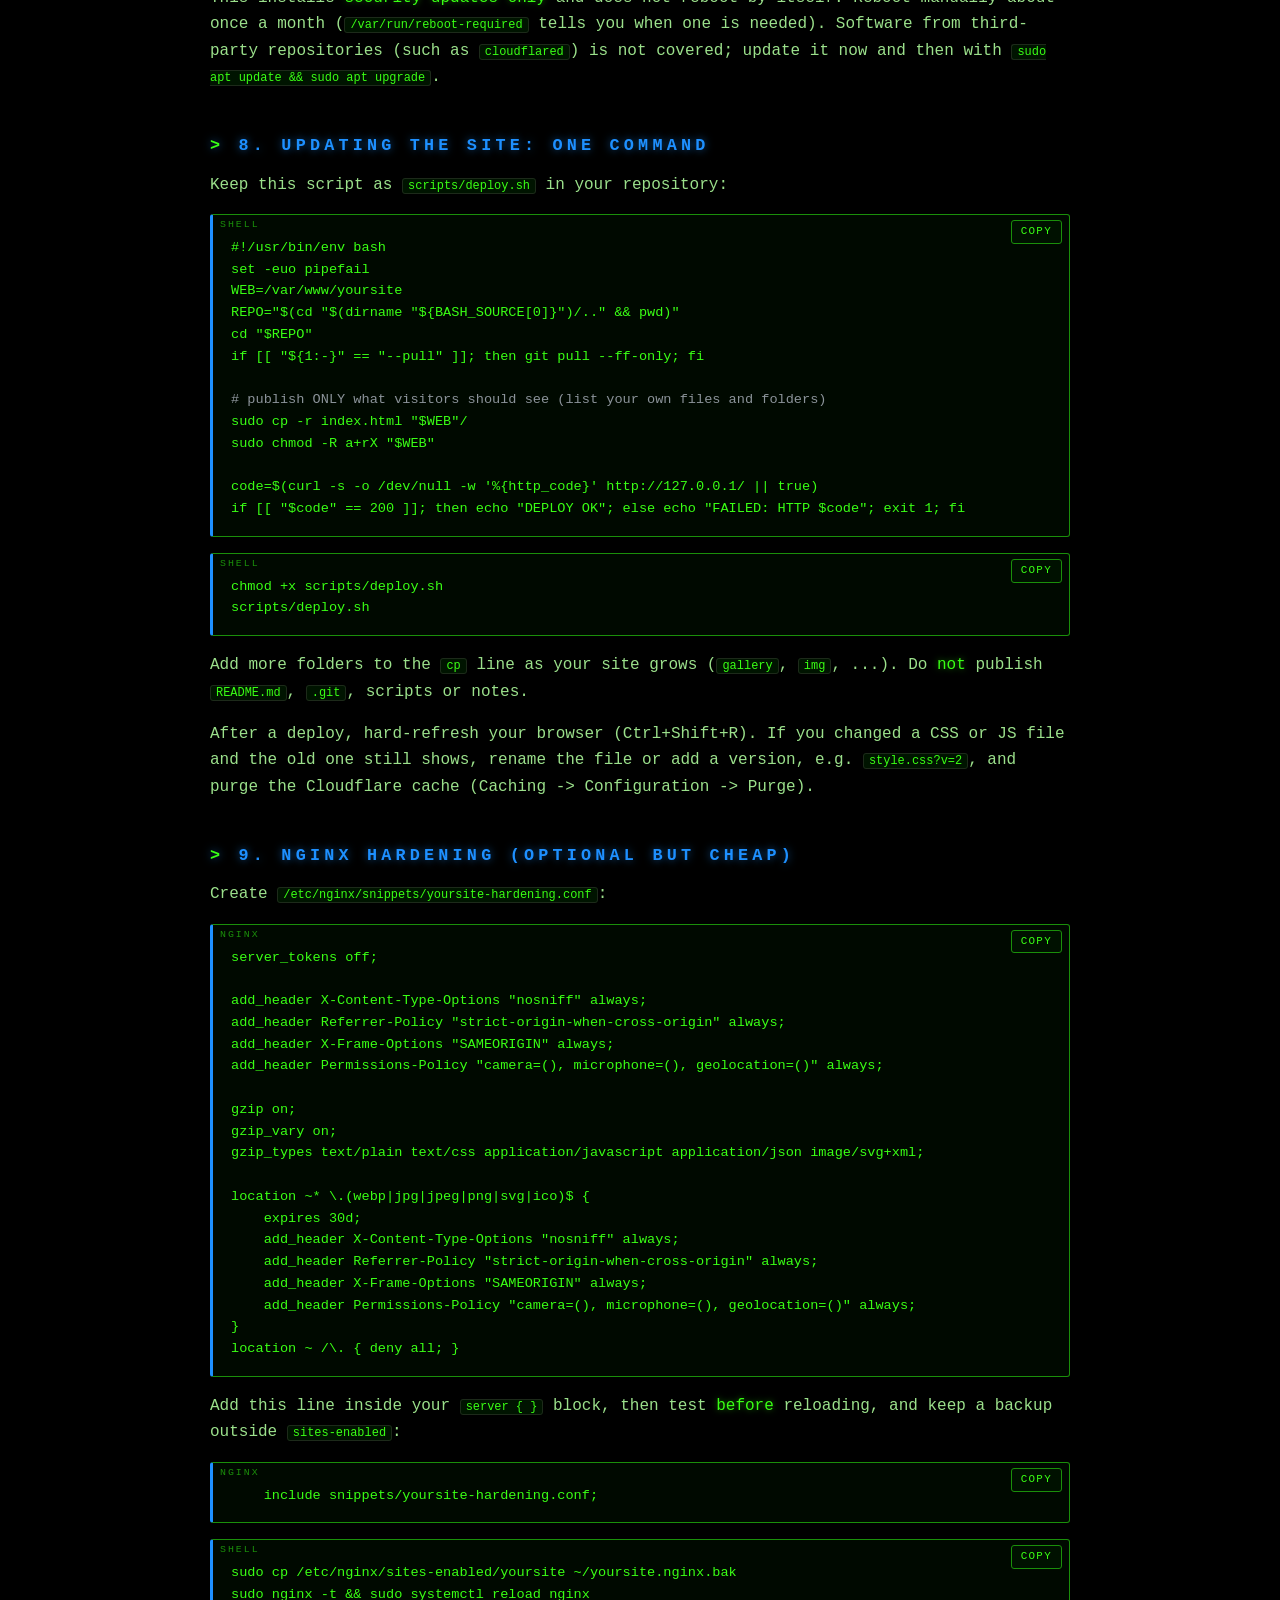
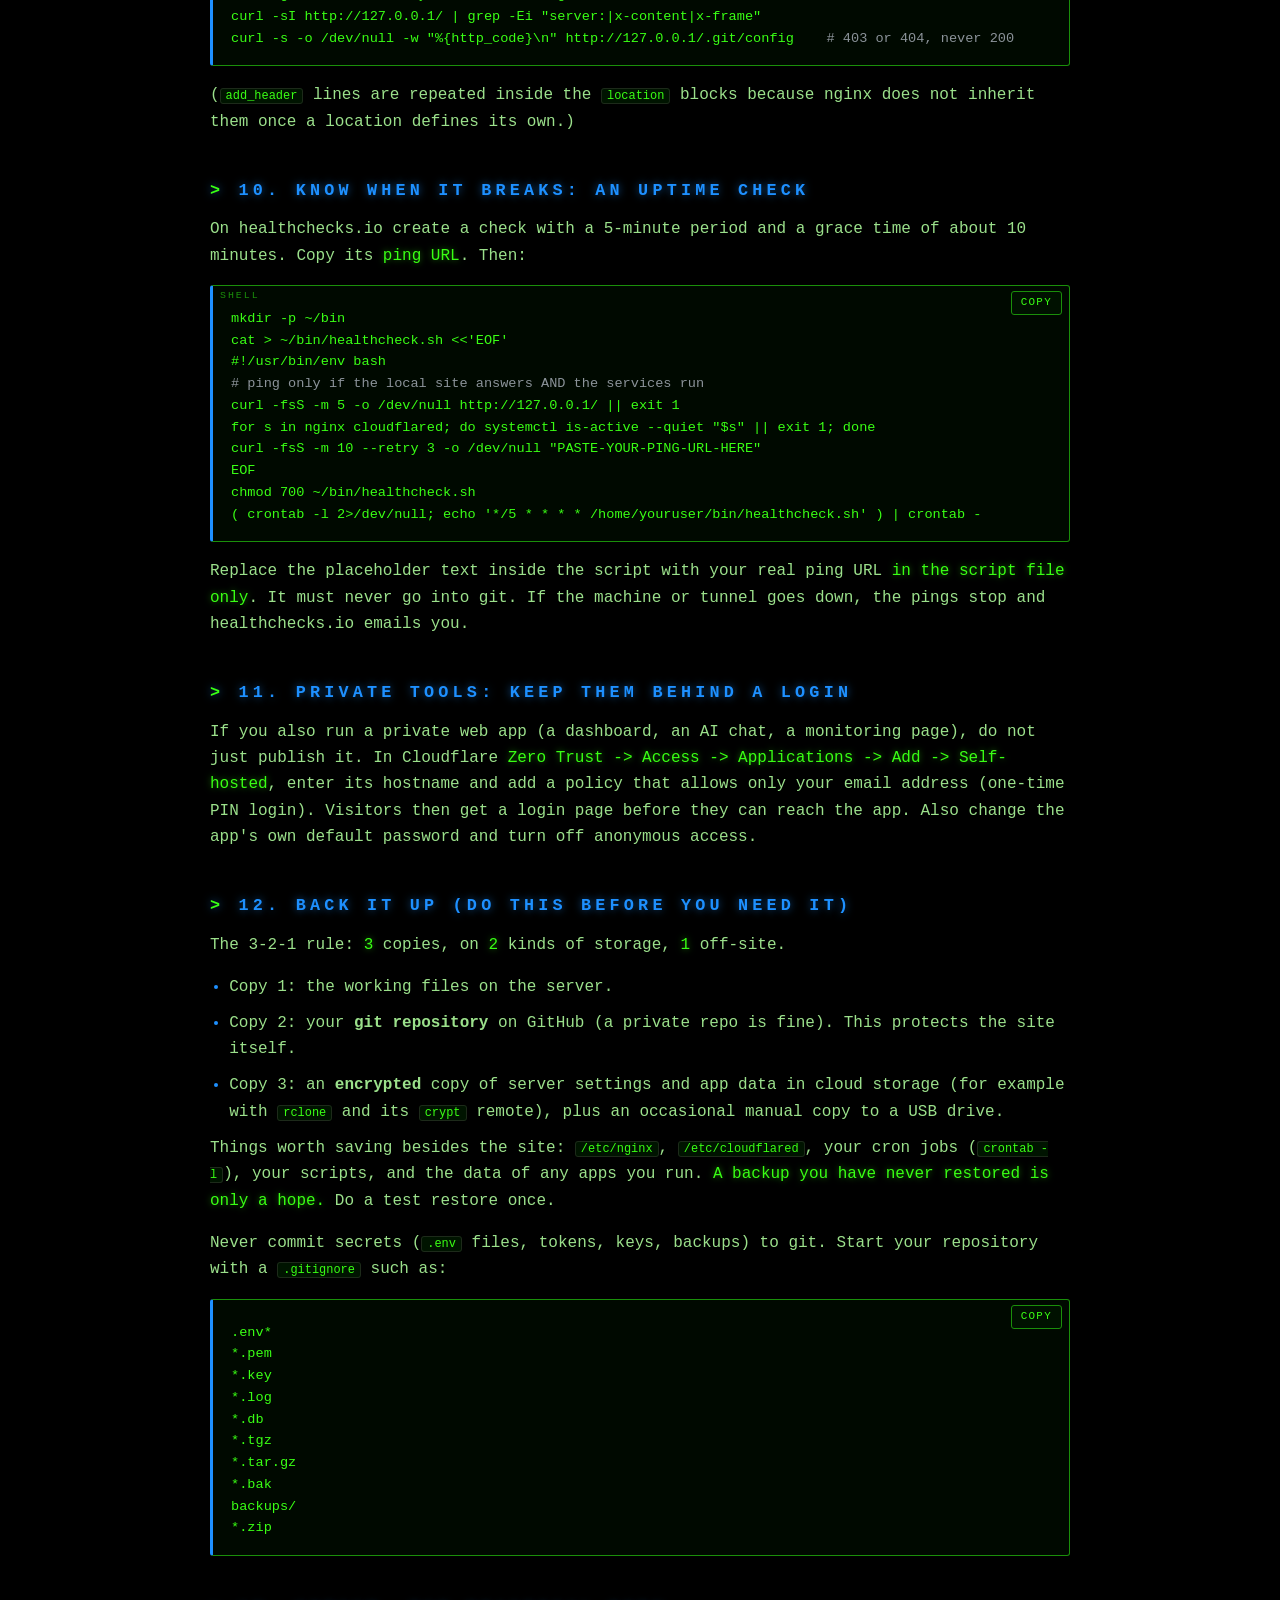
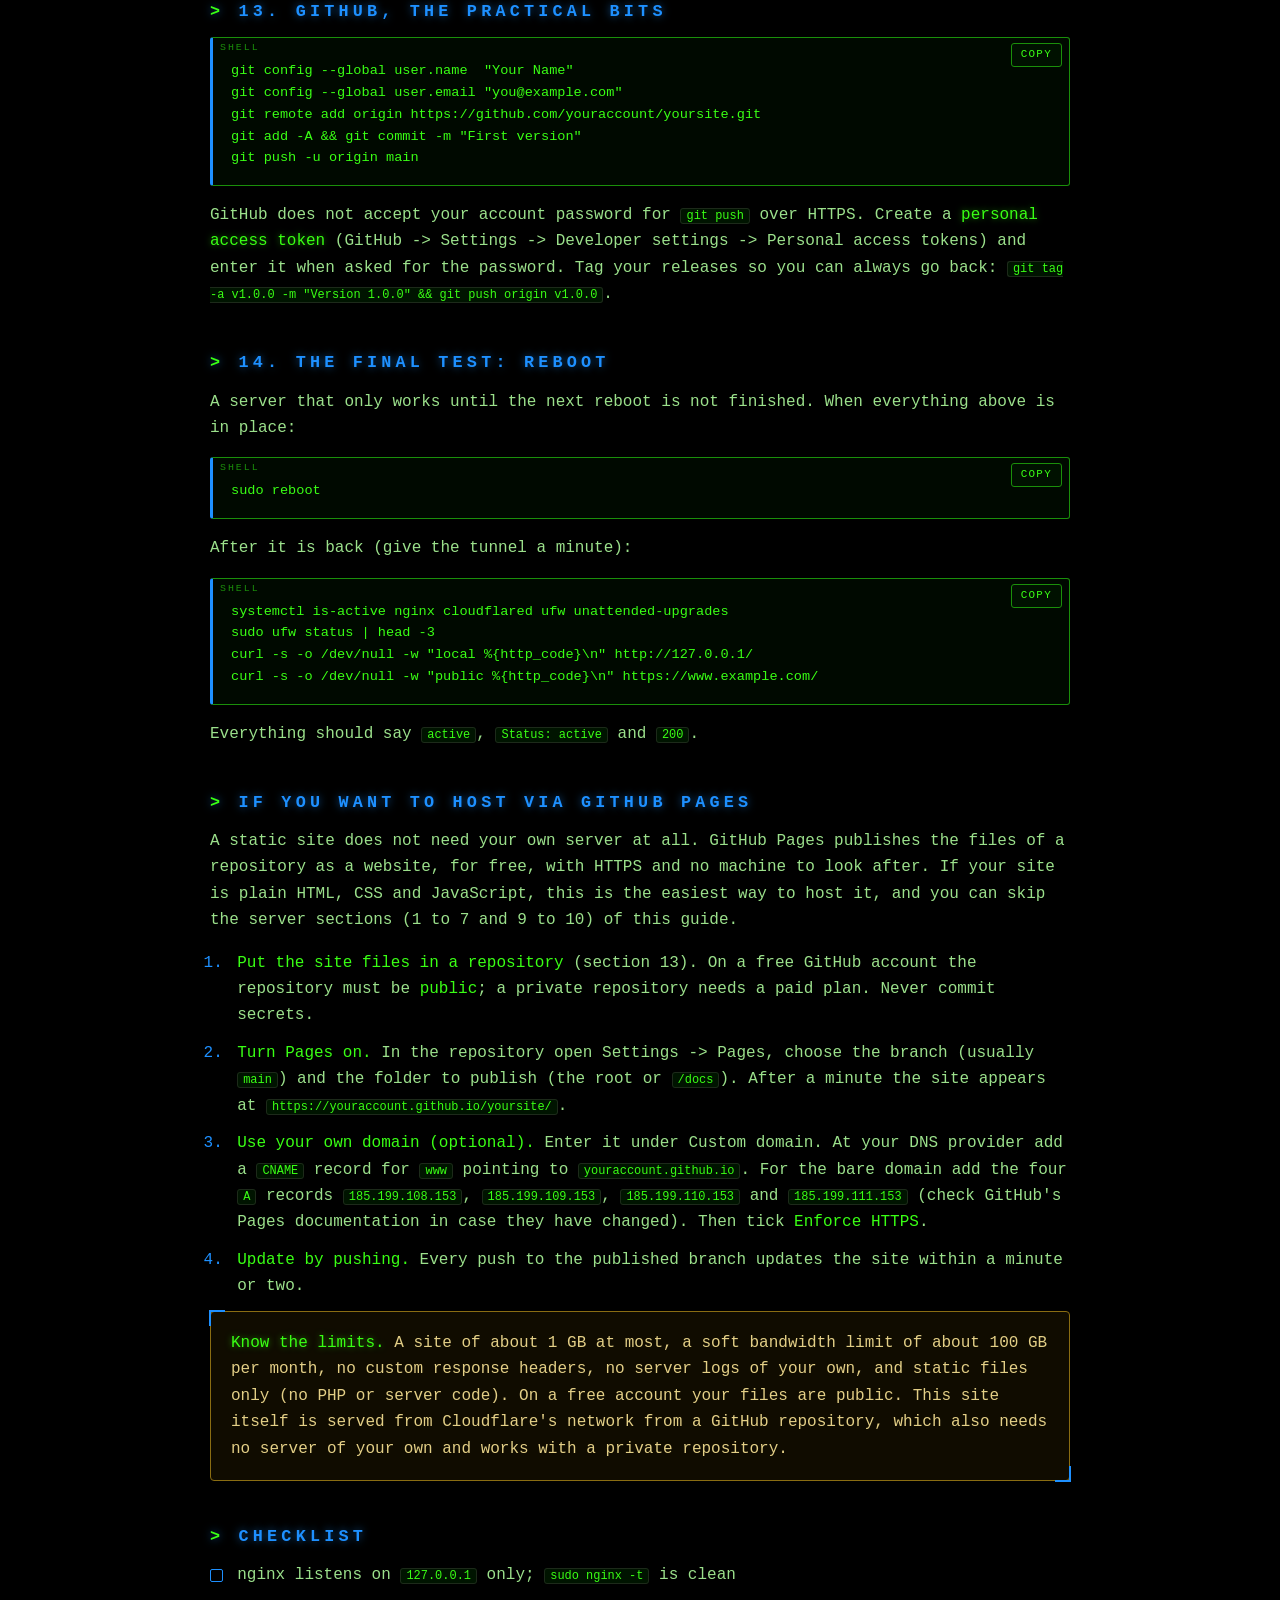
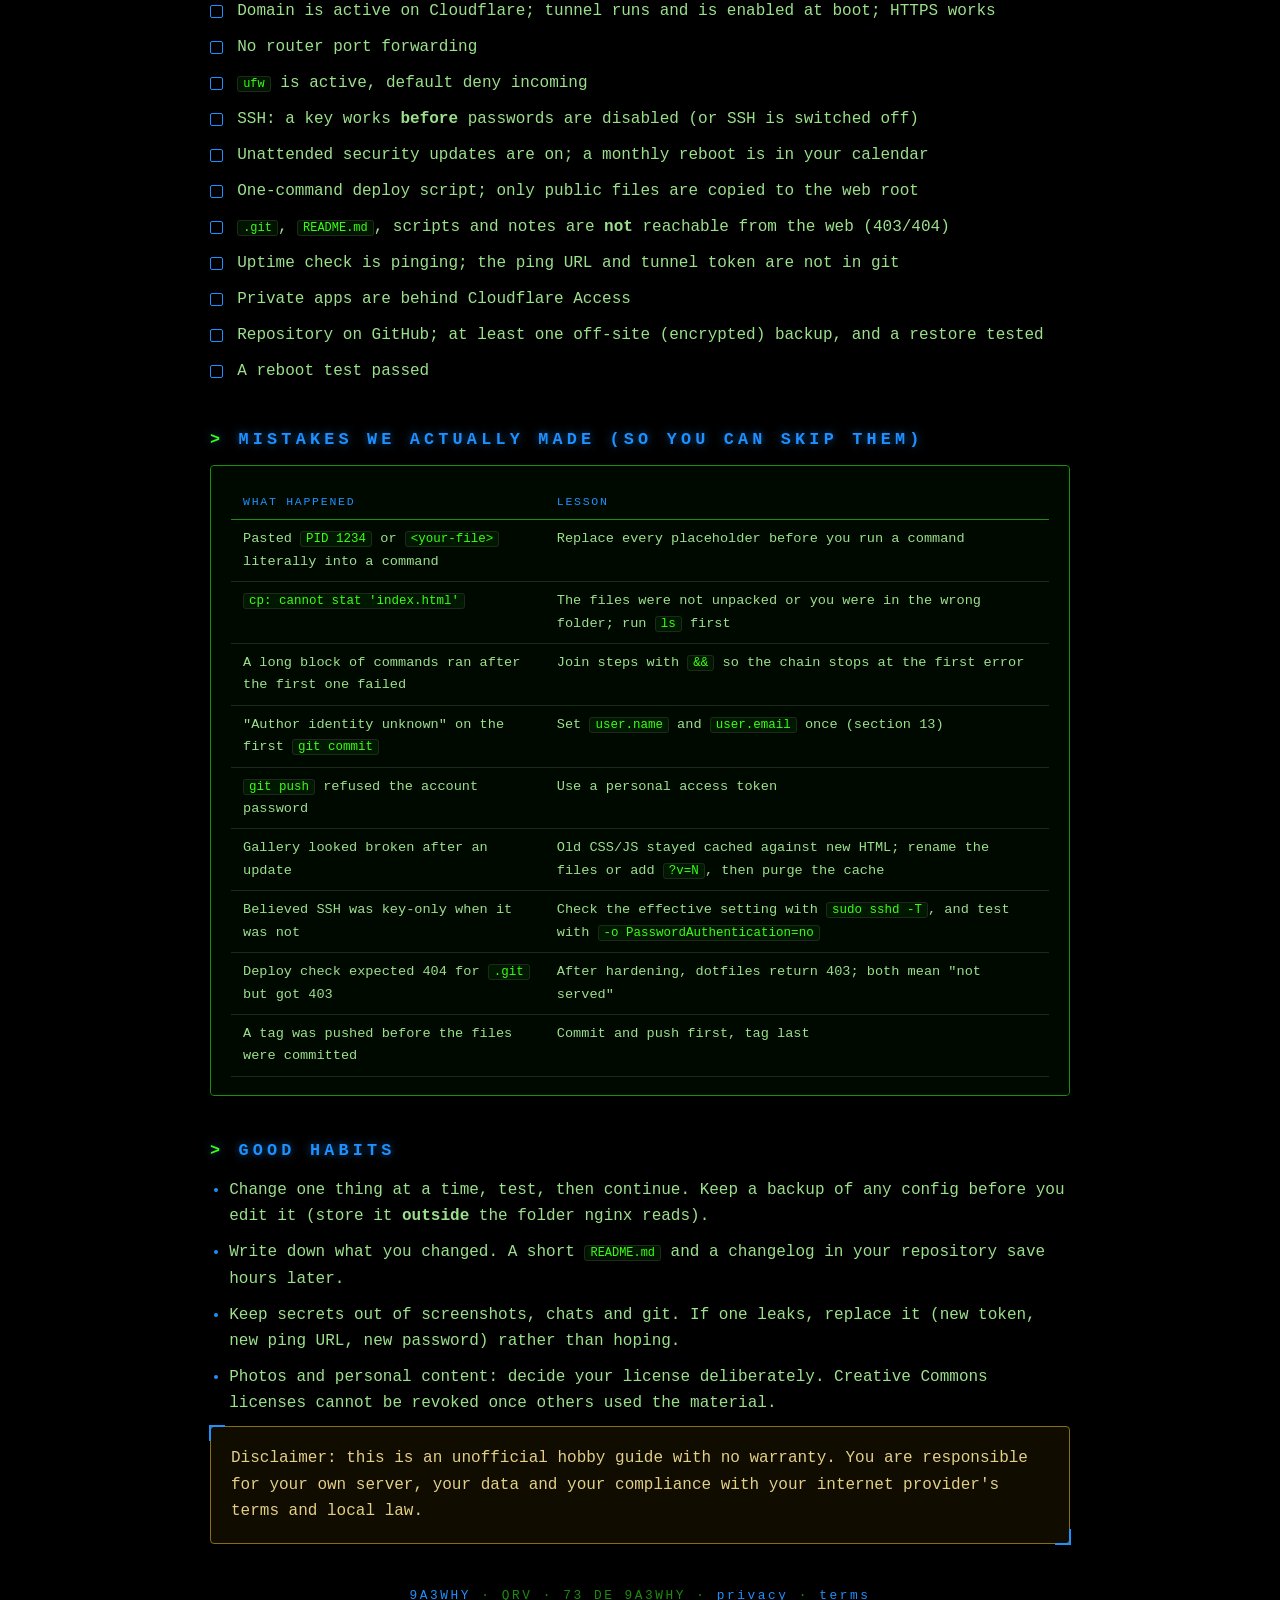
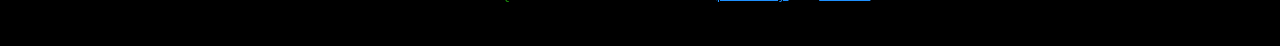
<file: projects/hosting/index.html>
<!doctype html>
<html lang="en">
<head>
<meta charset="utf-8">
<meta name="viewport" content="width=device-width, initial-scale=1">
<meta name="generator" content="Created by 9A3WHY with the assistance of Claude, an AI assistant by Anthropic">
<meta name="theme-color" content="#000000">
<meta name="description" content="Hosting guide: an unofficial beginner's guide to hosting your own website at home with nginx, a Cloudflare Tunnel, a firewall, automatic updates, uptime alerts and backups.">
<title>HOSTING GUIDE - 9A3WHY</title>
<link rel="icon" href="data:image/svg+xml,%3Csvg xmlns='http://www.w3.org/2000/svg' viewBox='0 0 64 64'%3E%3Crect width='64' height='64' fill='%23000'/%3E%3Ctext x='6' y='44' fill='%2339ff14' font-family='monospace' font-size='30' font-weight='700'%3E%3E%24%3C/text%3E%3C/svg%3E">
<script>document.documentElement.className += " js";</script>
<style>
  :root {
    --bg: #000;
    --green: #39ff14;
    --green-dim: #1a8f0a;
    --blue: #1e90ff;
    --blue-glow: #00bfff;
    --grey: #8b9399;
    --line: #1d2a1a;
    --mono: ui-monospace, "SF Mono", "Cascadia Code", Menlo, Consolas, "Liberation Mono", monospace;
  }
  * { box-sizing: border-box; }
  html, body { margin: 0; min-height: 100%; }
  html { scroll-behavior: smooth; }
  body {
    background: var(--bg);
    color: var(--green);
    font-family: var(--mono);
    line-height: 1.65;
    overflow-x: hidden;
    position: relative;
  }
  body::before {
    content: "";
    position: fixed; inset: 0;
    background:
      linear-gradient(rgba(57,255,20,.05) 1px, transparent 1px) 0 0 / 40px 40px,
      linear-gradient(90deg, rgba(30,144,255,.05) 1px, transparent 1px) 0 0 / 40px 40px;
    pointer-events: none;
  }
  body::after {
    content: "";
    position: fixed; inset: 0;
    background: repeating-linear-gradient(to bottom, rgba(0,0,0,0) 0, rgba(0,0,0,0) 2px, rgba(0,0,0,.35) 3px);
    pointer-events: none;
    z-index: 10;
  }
  main {
    position: relative; z-index: 1;
    max-width: 900px;
    margin: 0 auto;
    padding: 28px 20px 40px;
  }
  a { color: var(--blue); }
  a:hover, a:focus-visible { color: var(--green); outline: none; }

  .back { display: inline-block; text-decoration: none; font-size: .85rem; letter-spacing: .2em; text-shadow: 0 0 6px var(--blue); }

  .hero { text-align: center; padding: 30px 0 6px; }
  h1 {
    margin: 0;
    font-size: clamp(2.8rem, 11vw, 6rem);
    letter-spacing: .1em;
    color: var(--blue);
    text-shadow: 0 0 8px var(--blue), 0 0 24px var(--blue-glow), 0 0 48px rgba(0,191,255,.5);
    animation: flicker 6s infinite;
  }
  @keyframes flicker { 0%,92%,100%{opacity:1} 93%{opacity:.75} 95%{opacity:1} 97%{opacity:.85} }
  .sub { margin: .2em 0 1.6em; color: var(--green-dim); letter-spacing: .3em; font-size: .85rem; text-transform: uppercase; }
  .tagline { font-size: clamp(1.05rem, 3.4vw, 1.5rem); text-shadow: 0 0 6px rgba(57,255,20,.7), 0 0 18px rgba(57,255,20,.35); margin: 0 0 1em; }
  .cursor { display: inline-block; width: .6em; height: 1.1em; background: var(--green); vertical-align: text-bottom; margin-left: .2em; animation: blink 1s steps(1) infinite; }
  @keyframes blink { 50% { opacity: 0; } }
  .badges { display: flex; flex-wrap: wrap; gap: 8px; justify-content: center; margin: 0 0 1.6em; padding: 0; list-style: none; }
  .badges li { border: 1px solid var(--green-dim); border-radius: 3px; padding: 3px 10px; font-size: .72rem; letter-spacing: .15em; text-transform: uppercase; background: rgba(0,20,0,.45); }
  .badges li b { color: var(--blue); font-weight: normal; }

  .wave { width: 100%; height: 50px; margin: 0 0 1.4em; }
  .wave path { fill: none; stroke-width: 2; stroke-dasharray: 8 6; animation: dash 3s linear infinite; }
  .wave path.g { stroke: var(--green); filter: drop-shadow(0 0 4px var(--green)); }
  .wave path.b { stroke: var(--blue); filter: drop-shadow(0 0 4px var(--blue)); animation-direction: reverse; }
  @keyframes dash { to { stroke-dashoffset: -56; } }

  section { margin: 0 0 2.6em; }
  h2 {
    margin: 0 0 .7em;
    font-size: 1.05rem;
    letter-spacing: .25em;
    text-transform: uppercase;
    color: var(--blue);
    text-shadow: 0 0 8px rgba(30,144,255,.6);
  }
  h2::before { content: "> "; color: var(--green); }
  p { margin: 0 0 1em; color: #9be08b; }
  p strong { color: var(--green); font-weight: normal; text-shadow: 0 0 6px rgba(57,255,20,.5); }
  code { color: var(--green); background: rgba(0,40,0,.5); border: 1px solid var(--line); border-radius: 3px; padding: 0 5px; font-size: .92em; }

  .box {
    position: relative;
    padding: 18px 20px;
    border: 1px solid var(--green-dim);
    border-radius: 4px;
    background: rgba(0,20,0,.45);
  }
  .box::before, .box::after { content: ""; position: absolute; width: 14px; height: 14px; border: 2px solid var(--blue); }
  .box::before { top: -2px; left: -2px; border-right: 0; border-bottom: 0; }
  .box::after { bottom: -2px; right: -2px; border-left: 0; border-top: 0; }

  .grid { display: grid; gap: 16px; grid-template-columns: repeat(2, minmax(0, 1fr)); }
  .grid .box h3 { margin: 0 0 .3em; font-size: .85rem; letter-spacing: .15em; text-transform: uppercase; color: var(--blue); font-weight: normal; }
  .grid .box p { margin: 0; font-size: .85rem; }

  .tablewrap { overflow-x: auto; }
  table { width: 100%; border-collapse: collapse; font-size: .85rem; }
  th, td { text-align: left; padding: 8px 12px; border-bottom: 1px solid var(--line); vertical-align: top; }
  th { color: var(--blue); font-weight: normal; letter-spacing: .15em; text-transform: uppercase; font-size: .72rem; border-bottom: 1px solid var(--green-dim); }
  td:first-child { white-space: nowrap; }
  td { color: #9be08b; }
  tr:hover td { background: rgba(30,144,255,.07); }

  ol.steps { margin: 0; padding-left: 1.4em; color: #9be08b; }
  ol.steps li { margin: 0 0 .7em; padding-left: .3em; }
  ol.steps li::marker { color: var(--blue); }
  ol.steps strong { color: var(--green); font-weight: normal; }

  pre {
    margin: 0;
    padding: 16px 18px;
    overflow-x: auto;
    background: rgba(0,12,0,.8);
    border: 1px solid var(--green-dim);
    border-left: 3px solid var(--blue);
    border-radius: 3px;
    color: var(--green);
    font-size: .85rem;
    line-height: 1.6;
  }
  pre .c { color: var(--grey); }

  .tags { display: grid; gap: 6px 18px; grid-template-columns: repeat(2, minmax(0, 1fr)); font-size: .85rem; color: #9be08b; }
  .tags b { color: var(--blue); font-weight: normal; display: inline-block; min-width: 5.2em; }

  ul.plain { margin: 0; padding-left: 1.2em; color: #9be08b; }
  ul.plain li { margin: 0 0 .6em; }
  ul.plain li::marker { color: var(--blue); }

  .timeline { border-left: 2px solid var(--green-dim); margin: 0; padding: 0 0 0 18px; list-style: none; }
  .timeline li { position: relative; margin: 0 0 1em; color: #9be08b; font-size: .88rem; }
  .timeline li::before { content: ""; position: absolute; left: -24px; top: .55em; width: 10px; height: 10px; background: var(--bg); border: 2px solid var(--blue); border-radius: 50%; }
  .timeline li:first-child::before { background: var(--green); border-color: var(--green); box-shadow: 0 0 8px var(--green); }
  .timeline b { color: var(--blue); font-weight: normal; letter-spacing: .1em; }

  .cta { display: flex; flex-wrap: wrap; gap: 12px; margin-top: 1em; }
  .btn {
    display: inline-block; padding: 10px 18px; text-decoration: none;
    border: 1px solid var(--green-dim); border-radius: 3px; background: rgba(0,20,0,.45);
    color: var(--green); font-size: .85rem; letter-spacing: .12em; text-transform: uppercase;
    transition: border-color .2s, box-shadow .2s, transform .2s;
  }
  .btn:hover, .btn:focus-visible { border-color: var(--blue); color: var(--blue); box-shadow: 0 0 16px rgba(30,144,255,.5); transform: translateY(-2px); }
  .btn.primary { border-color: var(--blue); color: var(--blue); }

  footer { margin-top: 3em; text-align: center; color: var(--green-dim); font-size: .8rem; letter-spacing: .2em; }
  footer b { color: var(--blue); font-weight: normal; }

  @media (max-width: 640px) {
    .grid, .tags { grid-template-columns: 1fr; }
    main { padding: 20px 14px 30px; }
    td:first-child { white-space: normal; }
  }
  @media (prefers-reduced-motion: reduce) { *, *::before, *::after { animation: none !important; transition: none !important; } }

  /* hosting guide additions */
  h3 { margin: 1.4em 0 .5em; font-size: .85rem; font-weight: normal; letter-spacing: .15em; text-transform: uppercase; color: var(--blue); }
  h2 + h3 { margin-top: 0; }
  h1 { font-size: clamp(2rem, 7.2vw, 4rem); letter-spacing: .08em; }
  em { color: #c9f0bd; }
  .box + .box, .box + p, .code + p, .code + .code, .box + .code, .code + .box, ul.plain + .code, ol.steps + p { margin-top: 1em; }
  p + .code, p + .box, h3 + .code, h3 + .box { margin-top: .2em; }
  .box.note { border-color: #8a6d12; background: rgba(40,30,0,.4); }
  .box.note p { color: #e3cf86; }
  .code { position: relative; margin-bottom: 1em; }
  .code pre { padding-top: 22px; }
  .code .lang { position: absolute; left: 10px; top: 3px; font-size: .62rem; letter-spacing: .2em; text-transform: uppercase; color: var(--green-dim); }
  .code .copy {
    position: absolute; right: 8px; top: 6px; display: none;
    font: inherit; font-size: .68rem; letter-spacing: .12em; text-transform: uppercase;
    background: rgba(0,20,0,.7); color: var(--green); border: 1px solid var(--green-dim); border-radius: 3px; padding: 2px 9px; cursor: pointer;
  }
  html.js .code .copy { display: block; }
  .code .copy:hover, .code .copy:focus-visible { border-color: var(--blue); color: var(--blue); outline: none; box-shadow: 0 0 10px rgba(30,144,255,.5); }
  .code .copy.done { border-color: var(--green); color: #000; background: var(--green); }
  pre code { background: none; border: 0; padding: 0; font-size: inherit; color: inherit; }
  p code, li code, td code { word-break: break-word; }
  .toc { margin: 0; padding: 0; list-style: none; display: grid; gap: 4px 24px; grid-template-columns: repeat(2, minmax(0, 1fr)); font-size: .85rem; }
  .toc a { text-decoration: none; display: block; padding: 3px 0; color: #9be08b; }
  .toc a:hover, .toc a:focus-visible { color: var(--blue); }
  .toc a::before { content: "> "; color: var(--green); }
  ul.checklist { list-style: none; padding-left: 0; }
  ul.checklist li.chk { position: relative; padding-left: 1.7em; }
  ul.checklist li.chk::before { content: ""; position: absolute; left: 0; top: .42em; width: 11px; height: 11px; border: 1px solid var(--blue); border-radius: 2px; }
  td, th { word-break: break-word; }
  td:first-child { white-space: normal; }
  @media (max-width: 640px) { .toc { grid-template-columns: 1fr; } }
</style>
</head>
<body>
<main>

  <a class="back" href="/projects/">&lt; PROJECTS</a>

  <header class="hero">
    <h1>HOSTING GUIDE</h1>
    <p class="sub">// host your own site at home //</p>
    <p class="tagline">Your site. Your PC. No open ports.<span class="cursor" aria-hidden="true"></span></p>
    <ul class="badges">
      <li>server <b>Debian 13</b></li>
      <li>web <b>nginx</b></li>
      <li>access <b>Cloudflare Tunnel</b></li>
      <li>license <b>CC BY-SA 4.0</b></li>
    </ul>
  </header>

  <svg class="wave" viewBox="0 0 800 60" preserveAspectRatio="none" aria-hidden="true">
    <path class="g" d="M0 30 Q 25 0 50 30 T 100 30 T 150 30 T 200 30 T 250 30 T 300 30 T 350 30 T 400 30 T 450 30 T 500 30 T 550 30 T 600 30 T 650 30 T 700 30 T 750 30 T 800 30"/>
    <path class="b" d="M0 30 Q 12 60 25 30 T 50 30 T 75 30 T 100 30 T 125 30 T 150 30 T 175 30 T 200 30 T 225 30 T 250 30 T 275 30 T 300 30 T 325 30 T 350 30 T 375 30 T 400 30 T 425 30 T 450 30 T 475 30 T 500 30 T 525 30 T 550 30 T 575 30 T 600 30 T 625 30 T 650 30 T 675 30 T 700 30 T 725 30 T 750 30 T 775 30 T 800 30"/>
  </svg>

  <nav id="contents" aria-label="Contents">
    <h2>Contents</h2>
    <div class="box"><ul class="toc"><li><a href="#s0">0. What you need</a></li><li><a href="#s1">1. Prepare the server</a></li><li><a href="#s2">2. Your site files and the web root</a></li><li><a href="#s3">3. nginx: serve the site on localhost only</a></li><li><a href="#s4">4. Put the domain on Cloudflare and create the tunnel</a></li><li><a href="#s5">5. Firewall</a></li><li><a href="#s6">6. SSH: key first, then close the password door</a></li><li><a href="#s7">7. Automatic security updates</a></li><li><a href="#s8">8. Updating the site: one command</a></li><li><a href="#s9">9. nginx hardening (optional but cheap)</a></li><li><a href="#s10">10. Know when it breaks: an uptime check</a></li><li><a href="#s11">11. Private tools: keep them behind a login</a></li><li><a href="#s12">12. Back it up (do this before you need it)</a></li><li><a href="#s13">13. GitHub, the practical bits</a></li><li><a href="#s14">14. The final test: reboot</a></li><li><a href="#github-pages">If you want to host via GitHub Pages</a></li><li><a href="#checklist">Checklist</a></li><li><a href="#mistakes-we-actually-made">Mistakes we actually made (so you can skip them)</a></li><li><a href="#good-habits">Good habits</a></li></ul></div>
  </nav>
  <div style="height:2.2em"></div>

  <section id="about">
    <h2>About this guide</h2>
      <div class="box"><p style="margin:0">Written from the real setup of www.9a3why.space (a static amateur-radio site served from a small Linux PC at home). Unofficial: it describes one working way, not the only way. Created by 9A3WHY with the assistance of Claude, an AI assistant by Anthropic. License: CC BY-SA 4.0.</p></div>
      <h3>What you will end up with</h3>
      <ul class="plain"><li>A website on your own domain, served from a computer in your home</li><li>No open ports on your router and your home IP address not exposed to visitors</li><li>A firewall, automatic security updates, an uptime alert, and a repeatable "update the site" command</li><li>Your site files in a git repository, so nothing lives only on one machine</li></ul>
      <h3>How it fits together</h3>
      <div class="code"><button type="button" class="copy" aria-label="Copy this code to the clipboard">Copy</button><pre><code>visitor
-&gt; Cloudflare (HTTPS and caching)
-&gt; encrypted tunnel (your computer connects OUT to Cloudflare)
-&gt; cloudflared (small program on your computer)
-&gt; nginx (web server, listens on 127.0.0.1:80 only)
-&gt; /var/www/yoursite (your files)</code></pre></div>
      <p>Your PC makes an <em>outbound</em> connection to Cloudflare, so you do not open or forward any port on the router.</p>
      <p><strong>Placeholders used below.</strong> Replace them with your own values and never paste them literally: <code>example.com</code> (your domain), <code>youruser</code> (your Linux user), <code>yoursite</code> (a folder name), <code>192.168.1.0/24</code> (your home network, check yours with <code>ip -4 addr</code>).</p>
  </section>

  <section id="s0">
    <h2>0. What you need</h2>
      <div class="box tablewrap"><table><thead><tr><th>Item</th><th>Notes</th></tr></thead><tbody><tr><td>A computer that can run 24/7</td><td>An old PC, a mini PC or a Raspberry Pi 4/5 is plenty for a static site</td></tr><tr><td>Linux</td><td>These steps use <strong>Debian</strong> (13 "trixie"); Ubuntu is nearly identical</td></tr><tr><td>A domain name</td><td>About 10-15 EUR/year from any registrar</td></tr><tr><td>A free Cloudflare account</td><td>Provides DNS, HTTPS, caching and the tunnel</td></tr><tr><td>A GitHub account</td><td>Optional but recommended, for the site repository (private is fine)</td></tr><tr><td>A free healthchecks.io account</td><td>Optional, for "your site is down" alerts</td></tr></tbody></table></div>
      <p>You need a normal home internet connection. <strong>No static IP and no router changes are needed.</strong> Check your internet provider's terms about running servers at home; a small static site is usually fine.</p>
  </section>

  <section id="s1">
    <h2>1. Prepare the server</h2>
      <p>Install Debian (a minimal install with "SSH server" and "standard utilities" is enough), then:</p>
      <div class="code"><span class="lang">shell</span><button type="button" class="copy" aria-label="Copy this code to the clipboard">Copy</button><pre><code>sudo apt update &amp;&amp; sudo apt upgrade -y
sudo apt install -y nginx git curl ufw unattended-upgrades</code></pre></div>
      <p>Give the machine a fixed address on your home network (a "DHCP reservation" in your router's settings is the easiest way) so it does not change.</p>
  </section>

  <section id="s2">
    <h2>2. Your site files and the web root</h2>
      <p>Keep two separate folders:</p>
      <ul class="plain"><li>the <strong>git repository</strong> where you edit: <code>~/yoursite</code></li><li>the <strong>web root</strong> that nginx serves: <code>/var/www/yoursite</code></li></ul>
      <p>Keeping them separate means a mistake in the repository (a stray file, a draft) is never public. Updates are an explicit copy step (section 8).</p>
      <div class="code"><span class="lang">shell</span><button type="button" class="copy" aria-label="Copy this code to the clipboard">Copy</button><pre><code>mkdir -p ~/yoursite &amp;&amp; cd ~/yoursite
git init -b main
printf '&lt;!doctype html&gt;&lt;title&gt;Hello&lt;/title&gt;&lt;h1&gt;It works&lt;/h1&gt;\n' &gt; index.html
sudo mkdir -p /var/www/yoursite
sudo cp index.html /var/www/yoursite/
sudo chmod -R a+rX /var/www/yoursite</code></pre></div>
      <p><code>chmod -R a+rX</code> matters: if nginx cannot read a file you get a 403, and it is the most common beginner problem.</p>
  </section>

  <section id="s3">
    <h2>3. nginx: serve the site on localhost only</h2>
      <p>Create <code>/etc/nginx/sites-available/yoursite</code>:</p>
      <div class="code"><span class="lang">nginx</span><button type="button" class="copy" aria-label="Copy this code to the clipboard">Copy</button><pre><code>server {
    listen 127.0.0.1:80 default_server;
    server_name _;

    root /var/www/yoursite;
    index index.html;

    location / {
        try_files $uri $uri/ =404;
    }
}</code></pre></div>
      <p>Enable it, disable the default page, test, reload:</p>
      <div class="code"><span class="lang">shell</span><button type="button" class="copy" aria-label="Copy this code to the clipboard">Copy</button><pre><code>sudo ln -s /etc/nginx/sites-available/yoursite /etc/nginx/sites-enabled/yoursite
sudo rm -f /etc/nginx/sites-enabled/default
sudo nginx -t &amp;&amp; sudo systemctl reload nginx
curl -s http://127.0.0.1/ | head -3</code></pre></div>
      <p><code>listen 127.0.0.1:80</code> means nginx accepts connections <strong>only from the machine itself</strong>. The tunnel (next section) is the only way in from the internet.</p>
  </section>

  <section id="s4">
    <h2>4. Put the domain on Cloudflare and create the tunnel</h2>
      <ol class="steps"><li>In Cloudflare, <strong>add your domain</strong> and follow the instructions to change the nameservers at your registrar. Wait until Cloudflare shows the domain as active.</li><li>In the Cloudflare dashboard open <strong>Zero Trust</strong> (the "Cloudflare One" section) and go to <strong>Networks -&gt; Tunnels -&gt; Create a tunnel</strong>, type <strong>Cloudflared</strong>. Menu names change from time to time; look for "Tunnels".</li><li>Name it (for example <code>home-server</code>). Choose <strong>Debian</strong>, <strong>64-bit</strong> and copy the install commands the dashboard shows. Run them on your server. They add Cloudflare's package repository, install <code>cloudflared</code> and register it as a service with a token.</li><li>Add a <strong>public hostname</strong>: subdomain <code>www</code> (and a second one with an empty subdomain for the bare domain), domain <code>example.com</code>, service type <strong>HTTP</strong>, URL <code>localhost:80</code>. Cloudflare creates the DNS records for you.</li></ol>
      <p>Check that the service runs and survives reboots:</p>
      <div class="code"><span class="lang">shell</span><button type="button" class="copy" aria-label="Copy this code to the clipboard">Copy</button><pre><code>systemctl is-enabled cloudflared &amp;&amp; systemctl is-active cloudflared</code></pre></div>
      <p>Then open <code>https://www.example.com</code>. You should see your test page with a valid HTTPS certificate, without having touched your router.</p>
      <p><strong>Make the tunnel start reliably after a reboot.</strong> Add an override so it waits for the network and restarts itself:</p>
      <div class="code"><span class="lang">shell</span><button type="button" class="copy" aria-label="Copy this code to the clipboard">Copy</button><pre><code>sudo systemctl edit cloudflared</code></pre></div>
      <div class="code"><span class="lang">ini</span><button type="button" class="copy" aria-label="Copy this code to the clipboard">Copy</button><pre><code>[Unit]
After=network-online.target
Wants=network-online.target

[Service]
Restart=always
RestartSec=10</code></pre></div>
      <p>Save, then <code>sudo systemctl restart cloudflared</code>.</p>
      <p><em>Treat the tunnel token like a password.</em> It is the key to your tunnel; never put it in a git repository or a screenshot.</p>
  </section>

  <section id="s5">
    <h2>5. Firewall</h2>
      <p>Because nothing needs to reach your server from outside, the firewall can block all incoming traffic:</p>
      <div class="code"><span class="lang">shell</span><button type="button" class="copy" aria-label="Copy this code to the clipboard">Copy</button><pre><code>sudo ufw default deny incoming
sudo ufw default allow outgoing</code></pre></div>
      <p>If you want to log in over SSH from another computer <strong>in your home network</strong>, allow it from the home network only, <em>before</em> enabling the firewall:</p>
      <div class="code"><span class="lang">shell</span><button type="button" class="copy" aria-label="Copy this code to the clipboard">Copy</button><pre><code>sudo ufw allow from 192.168.1.0/24 to any port 22 proto tcp
sudo ufw enable
sudo ufw status verbose</code></pre></div>
      <p>If you only ever work at the machine's own keyboard, skip the SSH rule and switch SSH off completely (next section).</p>
  </section>

  <section id="s6">
    <h2>6. SSH: key first, then close the password door</h2>
      <p><strong>Never turn password login off before a key works</strong>, or you lock yourself out. Order matters.</p>
      <p>On your own computer (not the server):</p>
      <div class="code"><span class="lang">shell</span><button type="button" class="copy" aria-label="Copy this code to the clipboard">Copy</button><pre><code>ssh-keygen -t ed25519 -C "my-laptop"     <span class="c"> # choose a passphrase</span>
ssh-copy-id youruser@server-address
ssh -o PasswordAuthentication=no youruser@server-address echo KEY_OK</code></pre></div>
      <p>Only when that prints <code>KEY_OK</code> (and does not ask for the account password), on the server:</p>
      <div class="code"><span class="lang">shell</span><button type="button" class="copy" aria-label="Copy this code to the clipboard">Copy</button><pre><code>sudo tee /etc/ssh/sshd_config.d/00-hardening.conf &gt;/dev/null &lt;&lt;'EOF'
PasswordAuthentication no
KbdInteractiveAuthentication no
PermitRootLogin no
EOF
sudo sshd -t &amp;&amp; sudo systemctl reload ssh
sudo sshd -T | grep -Ei "^(passwordauthentication|permitrootlogin)"</code></pre></div>
      <p>Keep your current SSH window open and test a <strong>new</strong> login before you close it. The file name starts with <code>00-</code> so it is read first; sshd uses the first value it finds. Check the real state with <code>sshd -T</code>, not just the config file: another file may override your setting. (This was exactly our experience: we believed password login was off and it was not.)</p>
      <p><strong>If you do not use SSH at all</strong>, turn it off:</p>
      <div class="code"><span class="lang">shell</span><button type="button" class="copy" aria-label="Copy this code to the clipboard">Copy</button><pre><code>sudo systemctl disable --now ssh ssh.socket
sudo ss -ltn | grep -E ":22\b" || echo "port 22 closed"</code></pre></div>
  </section>

  <section id="s7">
    <h2>7. Automatic security updates</h2>
      <div class="code"><span class="lang">shell</span><button type="button" class="copy" aria-label="Copy this code to the clipboard">Copy</button><pre><code>sudo apt install -y unattended-upgrades
sudo tee /etc/apt/apt.conf.d/20auto-upgrades &gt;/dev/null &lt;&lt;'EOF'
APT::Periodic::Update-Package-Lists "1";
APT::Periodic::Unattended-Upgrade "1";
EOF
sudo systemctl enable --now unattended-upgrades
sudo unattended-upgrade --dry-run 2&gt;&amp;1 | tail -5</code></pre></div>
      <p>This installs <strong>security updates only</strong> and does not reboot by itself. Reboot manually about once a month (<code>/var/run/reboot-required</code> tells you when one is needed). Software from third-party repositories (such as <code>cloudflared</code>) is not covered; update it now and then with <code>sudo apt update &amp;&amp; sudo apt upgrade</code>.</p>
  </section>

  <section id="s8">
    <h2>8. Updating the site: one command</h2>
      <p>Keep this script as <code>scripts/deploy.sh</code> in your repository:</p>
      <div class="code"><span class="lang">shell</span><button type="button" class="copy" aria-label="Copy this code to the clipboard">Copy</button><pre><code>#!/usr/bin/env bash
set -euo pipefail
WEB=/var/www/yoursite
REPO="$(cd "$(dirname "${BASH_SOURCE[0]}")/.." &amp;&amp; pwd)"
cd "$REPO"
if [[ "${1:-}" == "--pull" ]]; then git pull --ff-only; fi

<span class="c"># publish ONLY what visitors should see (list your own files and folders)</span>
sudo cp -r index.html "$WEB"/
sudo chmod -R a+rX "$WEB"

code=$(curl -s -o /dev/null -w '%{http_code}' http://127.0.0.1/ || true)
if [[ "$code" == 200 ]]; then echo "DEPLOY OK"; else echo "FAILED: HTTP $code"; exit 1; fi</code></pre></div>
      <div class="code"><span class="lang">shell</span><button type="button" class="copy" aria-label="Copy this code to the clipboard">Copy</button><pre><code>chmod +x scripts/deploy.sh
scripts/deploy.sh</code></pre></div>
      <p>Add more folders to the <code>cp</code> line as your site grows (<code>gallery</code>, <code>img</code>, ...). Do <strong>not</strong> publish <code>README.md</code>, <code>.git</code>, scripts or notes.</p>
      <p>After a deploy, hard-refresh your browser (Ctrl+Shift+R). If you changed a CSS or JS file and the old one still shows, rename the file or add a version, e.g. <code>style.css?v=2</code>, and purge the Cloudflare cache (Caching -&gt; Configuration -&gt; Purge).</p>
  </section>

  <section id="s9">
    <h2>9. nginx hardening (optional but cheap)</h2>
      <p>Create <code>/etc/nginx/snippets/yoursite-hardening.conf</code>:</p>
      <div class="code"><span class="lang">nginx</span><button type="button" class="copy" aria-label="Copy this code to the clipboard">Copy</button><pre><code>server_tokens off;

add_header X-Content-Type-Options "nosniff" always;
add_header Referrer-Policy "strict-origin-when-cross-origin" always;
add_header X-Frame-Options "SAMEORIGIN" always;
add_header Permissions-Policy "camera=(), microphone=(), geolocation=()" always;

gzip on;
gzip_vary on;
gzip_types text/plain text/css application/javascript application/json image/svg+xml;

location ~* \.(webp|jpg|jpeg|png|svg|ico)$ {
    expires 30d;
    add_header X-Content-Type-Options "nosniff" always;
    add_header Referrer-Policy "strict-origin-when-cross-origin" always;
    add_header X-Frame-Options "SAMEORIGIN" always;
    add_header Permissions-Policy "camera=(), microphone=(), geolocation=()" always;
}
location ~ /\. { deny all; }</code></pre></div>
      <p>Add this line inside your <code>server { }</code> block, then test <strong>before</strong> reloading, and keep a backup outside <code>sites-enabled</code>:</p>
      <div class="code"><span class="lang">nginx</span><button type="button" class="copy" aria-label="Copy this code to the clipboard">Copy</button><pre><code>    include snippets/yoursite-hardening.conf;</code></pre></div>
      <div class="code"><span class="lang">shell</span><button type="button" class="copy" aria-label="Copy this code to the clipboard">Copy</button><pre><code>sudo cp /etc/nginx/sites-enabled/yoursite ~/yoursite.nginx.bak
sudo nginx -t &amp;&amp; sudo systemctl reload nginx
curl -sI http://127.0.0.1/ | grep -Ei "server:|x-content|x-frame"
curl -s -o /dev/null -w "%{http_code}\n" http://127.0.0.1/.git/config   <span class="c"> # 403 or 404, never 200</span></code></pre></div>
      <p>(<code>add_header</code> lines are repeated inside the <code>location</code> blocks because nginx does not inherit them once a location defines its own.)</p>
  </section>

  <section id="s10">
    <h2>10. Know when it breaks: an uptime check</h2>
      <p>On healthchecks.io create a check with a 5-minute period and a grace time of about 10 minutes. Copy its <strong>ping URL</strong>. Then:</p>
      <div class="code"><span class="lang">shell</span><button type="button" class="copy" aria-label="Copy this code to the clipboard">Copy</button><pre><code>mkdir -p ~/bin
cat &gt; ~/bin/healthcheck.sh &lt;&lt;'EOF'
#!/usr/bin/env bash
<span class="c"># ping only if the local site answers AND the services run</span>
curl -fsS -m 5 -o /dev/null http://127.0.0.1/ || exit 1
for s in nginx cloudflared; do systemctl is-active --quiet "$s" || exit 1; done
curl -fsS -m 10 --retry 3 -o /dev/null "PASTE-YOUR-PING-URL-HERE"
EOF
chmod 700 ~/bin/healthcheck.sh
( crontab -l 2&gt;/dev/null; echo '*/5 * * * * /home/youruser/bin/healthcheck.sh' ) | crontab -</code></pre></div>
      <p>Replace the placeholder text inside the script with your real ping URL <strong>in the script file only</strong>. It must never go into git. If the machine or tunnel goes down, the pings stop and healthchecks.io emails you.</p>
  </section>

  <section id="s11">
    <h2>11. Private tools: keep them behind a login</h2>
      <p>If you also run a private web app (a dashboard, an AI chat, a monitoring page), do not just publish it. In Cloudflare <strong>Zero Trust -&gt; Access -&gt; Applications -&gt; Add -&gt; Self-hosted</strong>, enter its hostname and add a policy that allows only your email address (one-time PIN login). Visitors then get a login page before they can reach the app. Also change the app's own default password and turn off anonymous access.</p>
  </section>

  <section id="s12">
    <h2>12. Back it up (do this before you need it)</h2>
      <p>The 3-2-1 rule: <strong>3</strong> copies, on <strong>2</strong> kinds of storage, <strong>1</strong> off-site.</p>
      <ul class="plain"><li>Copy 1: the working files on the server.</li><li>Copy 2: your <strong>git repository</strong> on GitHub (a private repo is fine). This protects the site itself.</li><li>Copy 3: an <strong>encrypted</strong> copy of server settings and app data in cloud storage (for example with <code>rclone</code> and its <code>crypt</code> remote), plus an occasional manual copy to a USB drive.</li></ul>
      <p>Things worth saving besides the site: <code>/etc/nginx</code>, <code>/etc/cloudflared</code>, your cron jobs (<code>crontab -l</code>), your scripts, and the data of any apps you run. <strong>A backup you have never restored is only a hope.</strong> Do a test restore once.</p>
      <p>Never commit secrets (<code>.env</code> files, tokens, keys, backups) to git. Start your repository with a <code>.gitignore</code> such as:</p>
      <div class="code"><button type="button" class="copy" aria-label="Copy this code to the clipboard">Copy</button><pre><code>.env*
*.pem
*.key
*.log
*.db
*.tgz
*.tar.gz
*.bak
backups/
*.zip</code></pre></div>
  </section>

  <section id="s13">
    <h2>13. GitHub, the practical bits</h2>
      <div class="code"><span class="lang">shell</span><button type="button" class="copy" aria-label="Copy this code to the clipboard">Copy</button><pre><code>git config --global user.name  "Your Name"
git config --global user.email "you@example.com"
git remote add origin https://github.com/youraccount/yoursite.git
git add -A &amp;&amp; git commit -m "First version"
git push -u origin main</code></pre></div>
      <p>GitHub does not accept your account password for <code>git push</code> over HTTPS. Create a <strong>personal access token</strong> (GitHub -&gt; Settings -&gt; Developer settings -&gt; Personal access tokens) and enter it when asked for the password. Tag your releases so you can always go back: <code>git tag -a v1.0.0 -m "Version 1.0.0" &amp;&amp; git push origin v1.0.0</code>.</p>
  </section>

  <section id="s14">
    <h2>14. The final test: reboot</h2>
      <p>A server that only works until the next reboot is not finished. When everything above is in place:</p>
      <div class="code"><span class="lang">shell</span><button type="button" class="copy" aria-label="Copy this code to the clipboard">Copy</button><pre><code>sudo reboot</code></pre></div>
      <p>After it is back (give the tunnel a minute):</p>
      <div class="code"><span class="lang">shell</span><button type="button" class="copy" aria-label="Copy this code to the clipboard">Copy</button><pre><code>systemctl is-active nginx cloudflared ufw unattended-upgrades
sudo ufw status | head -3
curl -s -o /dev/null -w "local %{http_code}\n" http://127.0.0.1/
curl -s -o /dev/null -w "public %{http_code}\n" https://www.example.com/</code></pre></div>
      <p>Everything should say <code>active</code>, <code>Status: active</code> and <code>200</code>.</p>
  </section>

  <section id="github-pages">
    <h2>If you want to host via GitHub Pages</h2>
      <p>A static site does not need your own server at all. GitHub Pages publishes the files of a repository as a website, for free, with HTTPS and no machine to look after. If your site is plain HTML, CSS and JavaScript, this is the easiest way to host it, and you can skip the server sections (1 to 7 and 9 to 10) of this guide.</p>
      <ol class="steps"><li><strong>Put the site files in a repository</strong> (section 13). On a free GitHub account the repository must be <strong>public</strong>; a private repository needs a paid plan. Never commit secrets.</li><li><strong>Turn Pages on.</strong> In the repository open Settings -&gt; Pages, choose the branch (usually <code>main</code>) and the folder to publish (the root or <code>/docs</code>). After a minute the site appears at <code>https://youraccount.github.io/yoursite/</code>.</li><li><strong>Use your own domain (optional).</strong> Enter it under Custom domain. At your DNS provider add a <code>CNAME</code> record for <code>www</code> pointing to <code>youraccount.github.io</code>. For the bare domain add the four <code>A</code> records <code>185.199.108.153</code>, <code>185.199.109.153</code>, <code>185.199.110.153</code> and <code>185.199.111.153</code> (check GitHub's Pages documentation in case they have changed). Then tick <strong>Enforce HTTPS</strong>.</li><li><strong>Update by pushing.</strong> Every push to the published branch updates the site within a minute or two.</li></ol>
      <div class="box note"><p style="margin:0"><strong>Know the limits.</strong> A site of about 1 GB at most, a soft bandwidth limit of about 100 GB per month, no custom response headers, no server logs of your own, and static files only (no PHP or server code). On a free account your files are public. This site itself is served from Cloudflare's network from a GitHub repository, which also needs no server of your own and works with a private repository.</p></div>
  </section>

  <section id="checklist">
    <h2>Checklist</h2>
      <ul class="plain checklist"><li class="chk">nginx listens on <code>127.0.0.1</code> only; <code>sudo nginx -t</code> is clean</li><li class="chk">Domain is active on Cloudflare; tunnel runs and is enabled at boot; HTTPS works</li><li class="chk">No router port forwarding</li><li class="chk"><code>ufw</code> is active, default deny incoming</li><li class="chk">SSH: a key works <strong>before</strong> passwords are disabled (or SSH is switched off)</li><li class="chk">Unattended security updates are on; a monthly reboot is in your calendar</li><li class="chk">One-command deploy script; only public files are copied to the web root</li><li class="chk"><code>.git</code>, <code>README.md</code>, scripts and notes are <strong>not</strong> reachable from the web (403/404)</li><li class="chk">Uptime check is pinging; the ping URL and tunnel token are not in git</li><li class="chk">Private apps are behind Cloudflare Access</li><li class="chk">Repository on GitHub; at least one off-site (encrypted) backup, and a restore tested</li><li class="chk">A reboot test passed</li></ul>
  </section>

  <section id="mistakes-we-actually-made">
    <h2>Mistakes we actually made (so you can skip them)</h2>
      <div class="box tablewrap"><table><thead><tr><th>What happened</th><th>Lesson</th></tr></thead><tbody><tr><td>Pasted <code>PID 1234</code> or <code>&lt;your-file&gt;</code> literally into a command</td><td>Replace every placeholder before you run a command</td></tr><tr><td><code>cp: cannot stat 'index.html'</code></td><td>The files were not unpacked or you were in the wrong folder; run <code>ls</code> first</td></tr><tr><td>A long block of commands ran after the first one failed</td><td>Join steps with <code>&amp;&amp;</code> so the chain stops at the first error</td></tr><tr><td>"Author identity unknown" on the first <code>git commit</code></td><td>Set <code>user.name</code> and <code>user.email</code> once (section 13)</td></tr><tr><td><code>git push</code> refused the account password</td><td>Use a personal access token</td></tr><tr><td>Gallery looked broken after an update</td><td>Old CSS/JS stayed cached against new HTML; rename the files or add <code>?v=N</code>, then purge the cache</td></tr><tr><td>Believed SSH was key-only when it was not</td><td>Check the effective setting with <code>sudo sshd -T</code>, and test with <code>-o PasswordAuthentication=no</code></td></tr><tr><td>Deploy check expected 404 for <code>.git</code> but got 403</td><td>After hardening, dotfiles return 403; both mean "not served"</td></tr><tr><td>A tag was pushed before the files were committed</td><td>Commit and push first, tag last</td></tr></tbody></table></div>
  </section>

  <section id="good-habits">
    <h2>Good habits</h2>
      <ul class="plain"><li>Change one thing at a time, test, then continue. Keep a backup of any config before you edit it (store it <strong>outside</strong> the folder nginx reads).</li><li>Write down what you changed. A short <code>README.md</code> and a changelog in your repository save hours later.</li><li>Keep secrets out of screenshots, chats and git. If one leaks, replace it (new token, new ping URL, new password) rather than hoping.</li><li>Photos and personal content: decide your license deliberately. Creative Commons licenses cannot be revoked once others used the material.</li></ul>
      <div class="box note"><p style="margin:0">Disclaimer: this is an unofficial hobby guide with no warranty. You are responsible for your own server, your data and your compliance with your internet provider's terms and local law.</p></div>
  </section>

  <footer>
    <b>9A3WHY</b> &middot; QRV &middot; 73 DE 9A3WHY &middot; <a href="/privacy/">privacy</a> &middot; <a href="/terms/">terms</a>
  </footer>

</main>
<script>
(function () {
  if (!navigator.clipboard) { document.documentElement.className = document.documentElement.className.replace(" js", ""); return; }
  document.addEventListener("click", function (e) {
    var b = e.target.closest ? e.target.closest(".copy") : null;
    if (!b) return;
    var code = b.parentNode.querySelector("pre code");
    navigator.clipboard.writeText(code.textContent.replace(/\n$/, "") + "\n").then(function () {
      b.textContent = "Copied"; b.classList.add("done");
      setTimeout(function () { b.textContent = "Copy"; b.classList.remove("done"); }, 1600);
    }, function () { b.textContent = "Select + Ctrl+C"; });
  });
})();
</script>
</body>
</html>
</file>
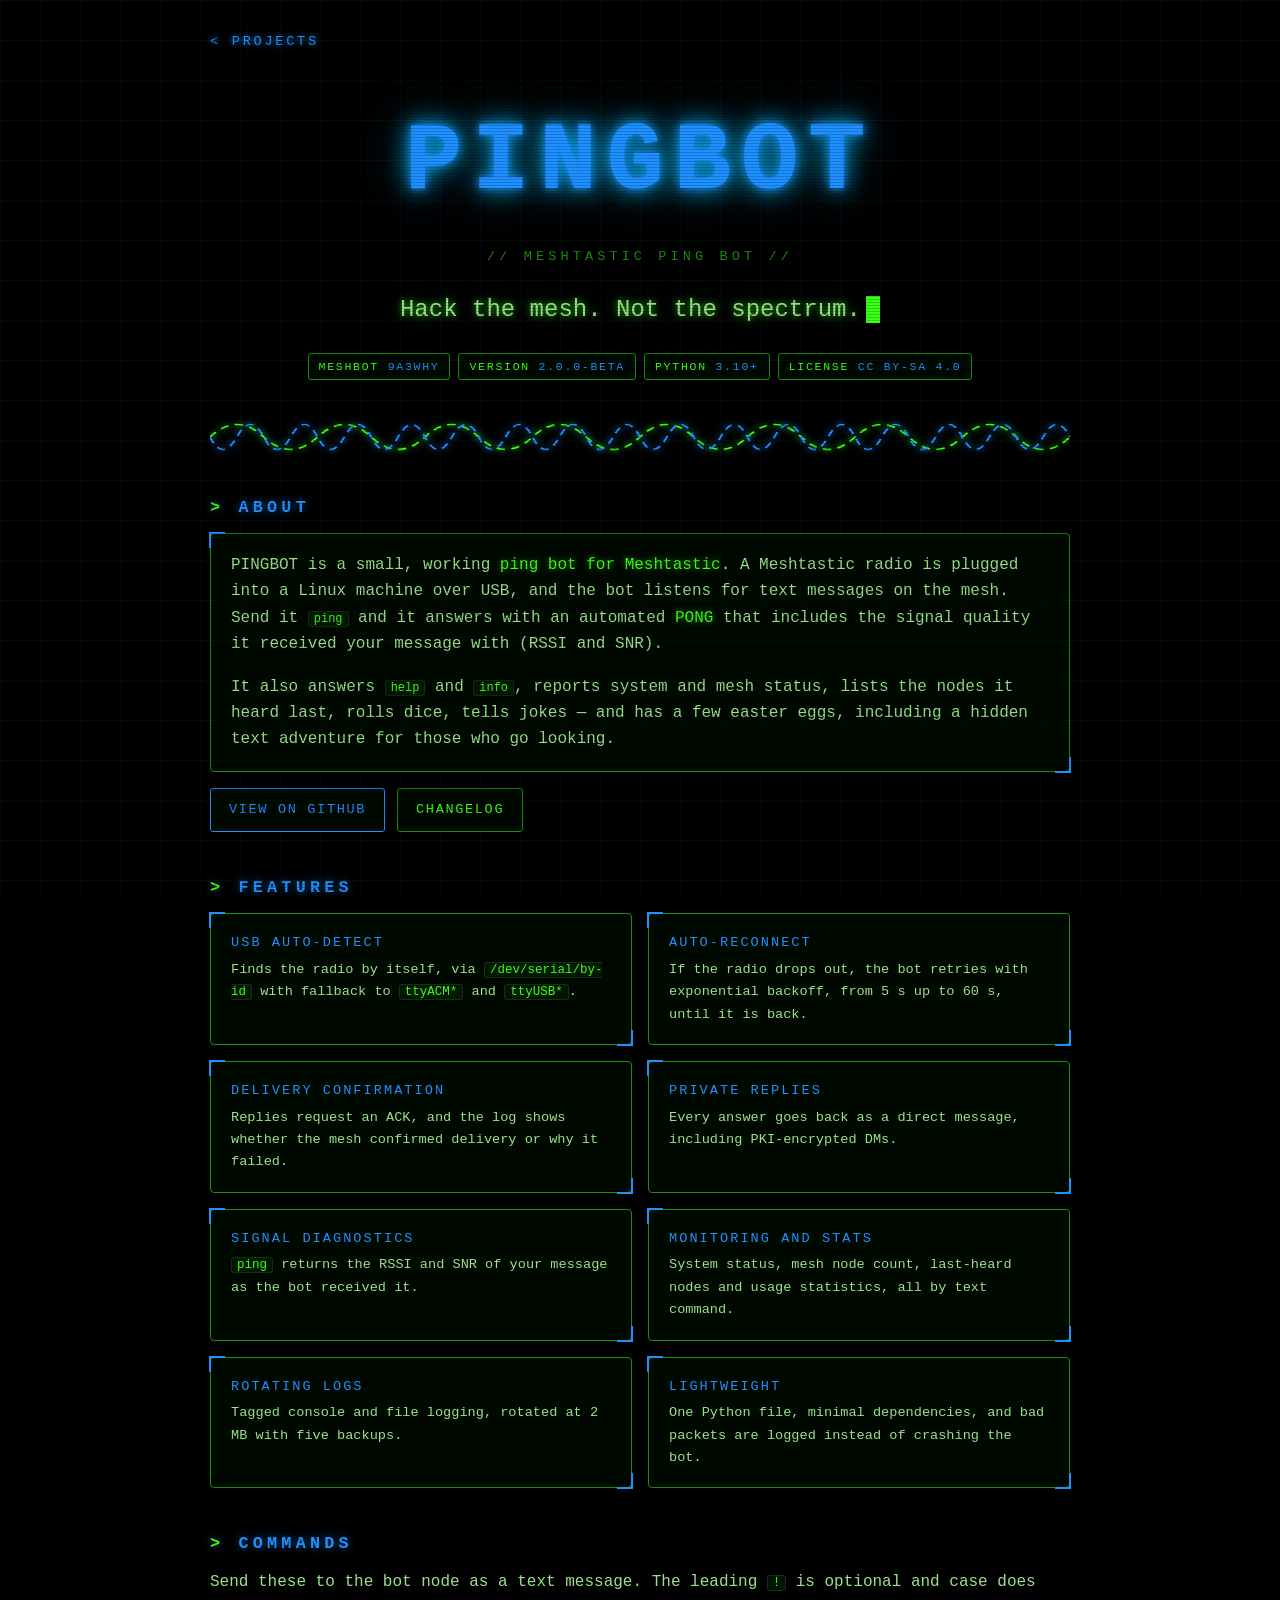
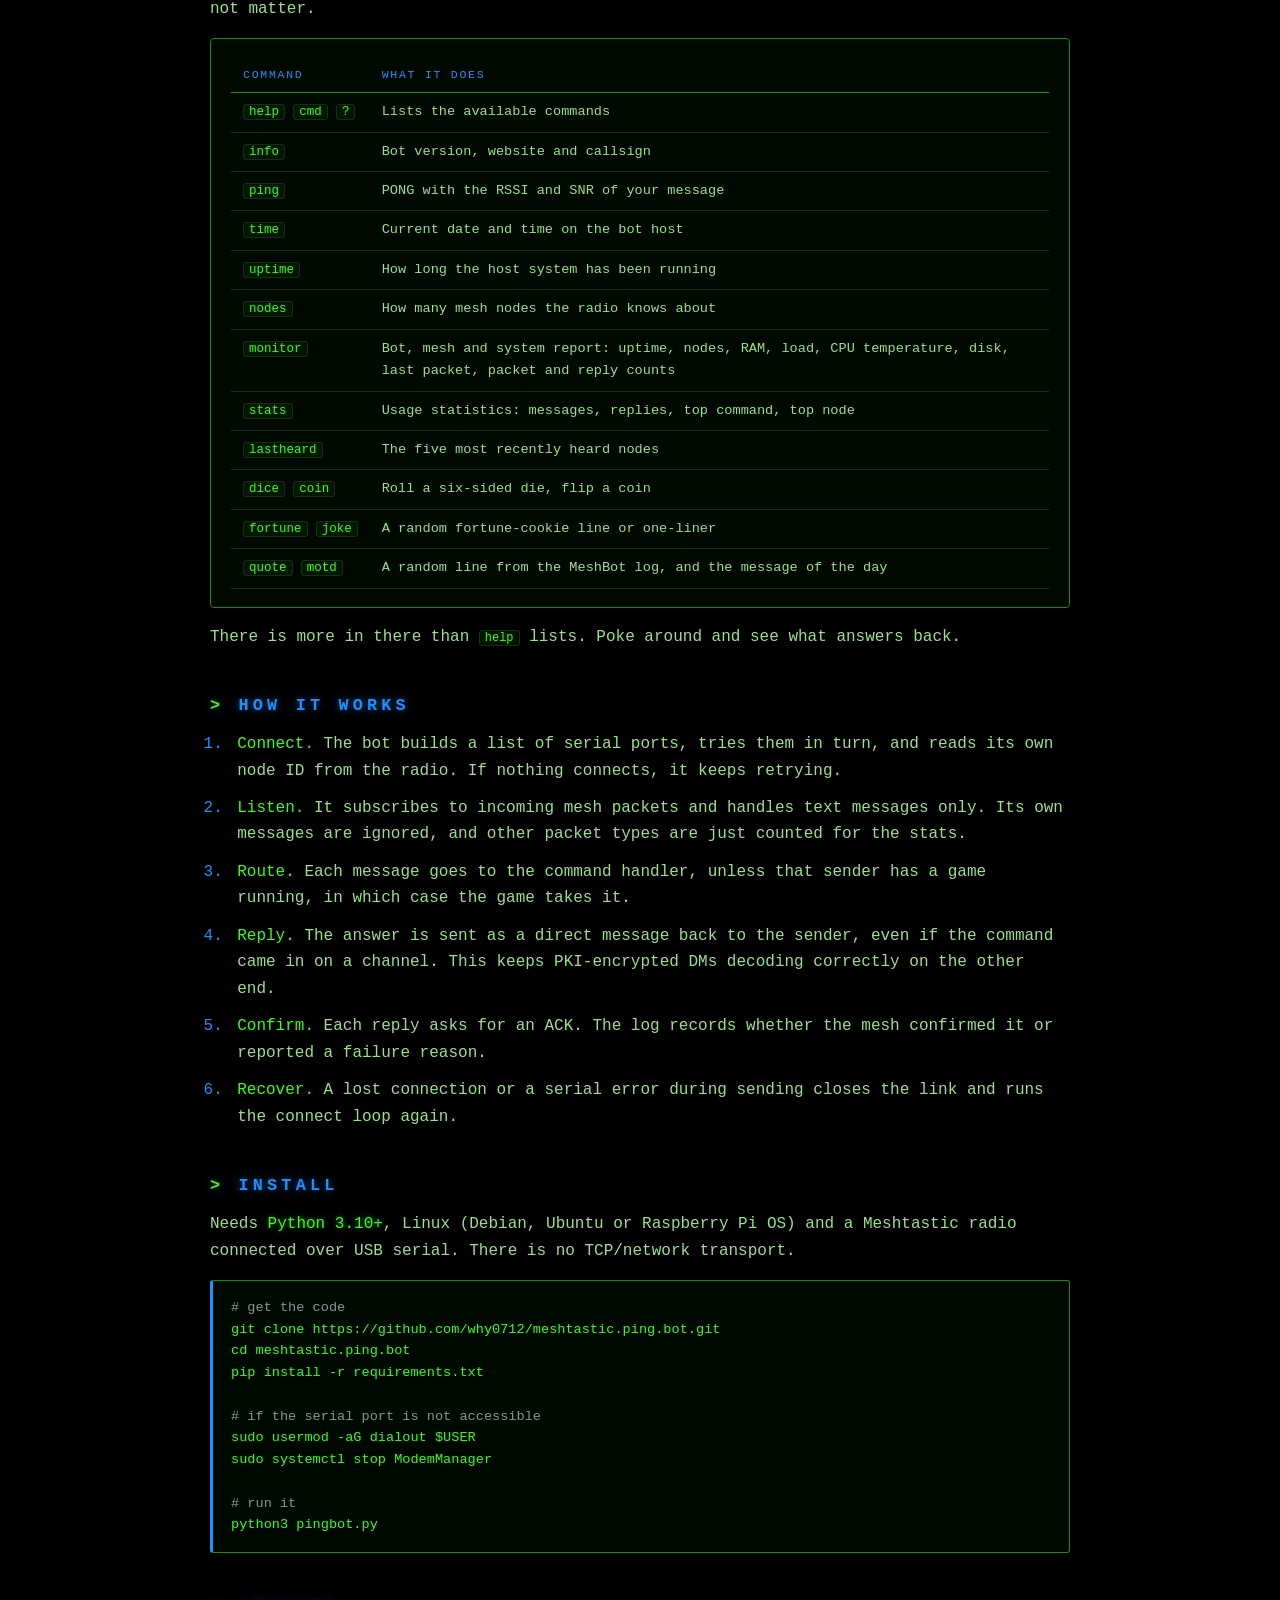
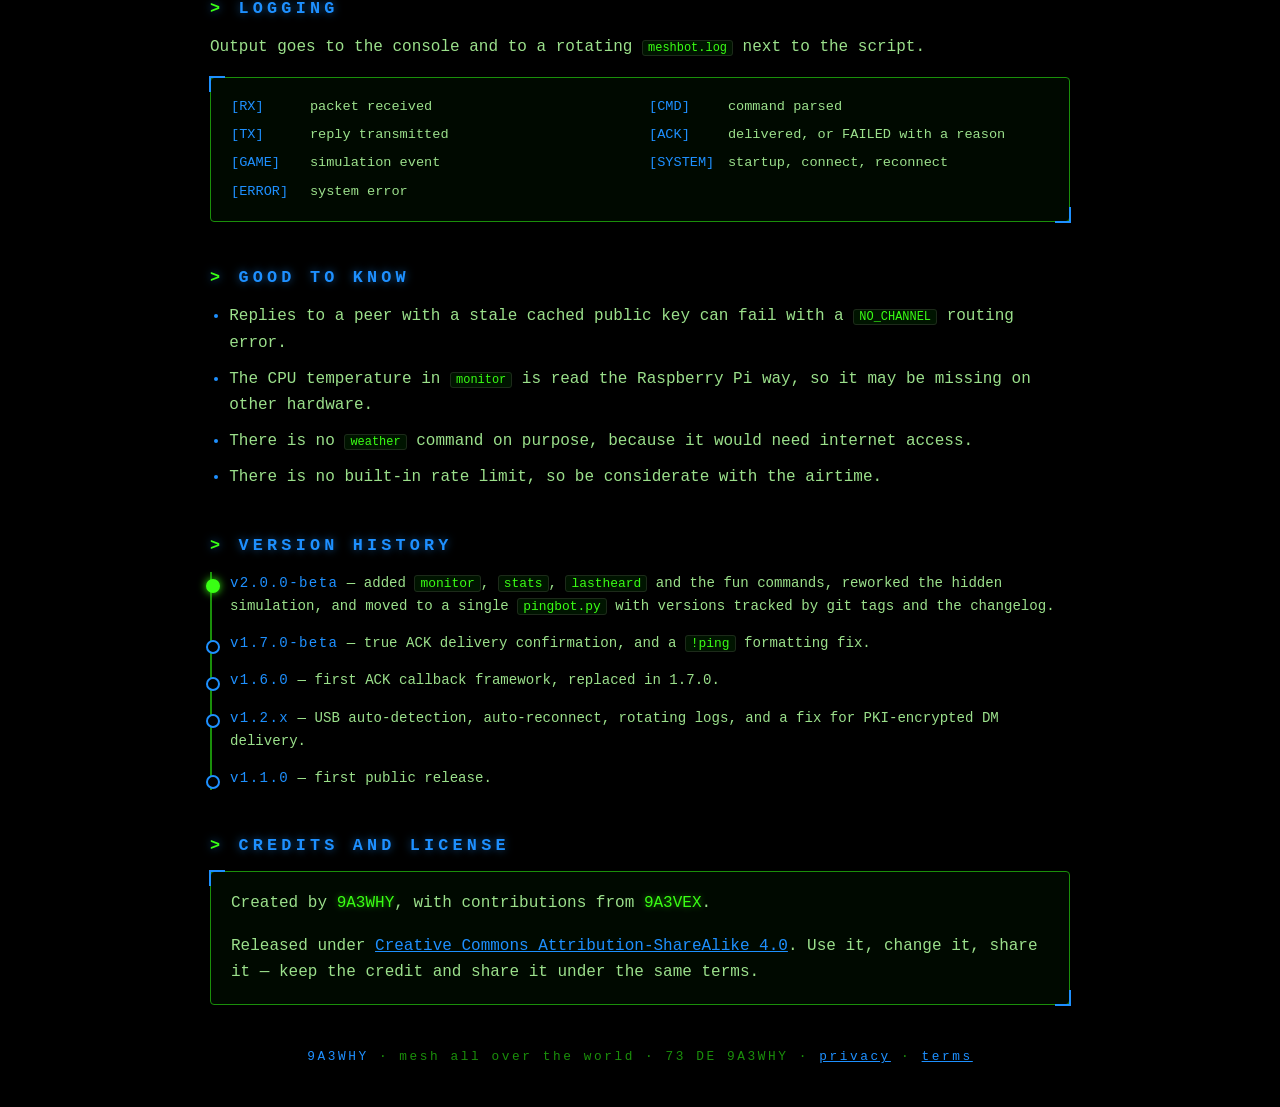
<file: projects/pingbot/index.html>
<!doctype html>
<html lang="en">
<head>
<meta charset="utf-8">
<meta name="viewport" content="width=device-width, initial-scale=1">
<meta name="generator" content="Created by 9A3WHY with the assistance of Claude, an AI assistant by Anthropic">
<meta name="theme-color" content="#000000">
<meta name="description" content="PINGBOT - MeshBot 9A3WHY, a Python ping bot for Meshtastic radios with automated PONG replies, system commands and easter eggs.">
<title>PINGBOT - 9A3WHY</title>
<link rel="icon" href="data:image/svg+xml,%3Csvg xmlns='http://www.w3.org/2000/svg' viewBox='0 0 64 64'%3E%3Crect width='64' height='64' fill='%23000'/%3E%3Ctext x='8' y='44' fill='%2339ff14' font-family='monospace' font-size='30' font-weight='700'%3E%3E_%3C/text%3E%3C/svg%3E">
<style>
  :root {
    --bg: #000;
    --green: #39ff14;
    --green-dim: #1a8f0a;
    --blue: #1e90ff;
    --blue-glow: #00bfff;
    --grey: #8b9399;
    --line: #1d2a1a;
    --mono: ui-monospace, "SF Mono", "Cascadia Code", Menlo, Consolas, "Liberation Mono", monospace;
  }
  * { box-sizing: border-box; }
  html, body { margin: 0; min-height: 100%; }
  html { scroll-behavior: smooth; }
  body {
    background: var(--bg);
    color: var(--green);
    font-family: var(--mono);
    line-height: 1.65;
    overflow-x: hidden;
    position: relative;
  }
  body::before {
    content: "";
    position: fixed; inset: 0;
    background:
      linear-gradient(rgba(57,255,20,.05) 1px, transparent 1px) 0 0 / 40px 40px,
      linear-gradient(90deg, rgba(30,144,255,.05) 1px, transparent 1px) 0 0 / 40px 40px;
    pointer-events: none;
  }
  body::after {
    content: "";
    position: fixed; inset: 0;
    background: repeating-linear-gradient(to bottom, rgba(0,0,0,0) 0, rgba(0,0,0,0) 2px, rgba(0,0,0,.35) 3px);
    pointer-events: none;
    z-index: 10;
  }
  main {
    position: relative; z-index: 1;
    max-width: 900px;
    margin: 0 auto;
    padding: 28px 20px 40px;
  }
  a { color: var(--blue); }
  a:hover, a:focus-visible { color: var(--green); outline: none; }

  .back { display: inline-block; text-decoration: none; font-size: .85rem; letter-spacing: .2em; text-shadow: 0 0 6px var(--blue); }

  .hero { text-align: center; padding: 30px 0 6px; }
  h1 {
    margin: 0;
    font-size: clamp(2.8rem, 11vw, 6rem);
    letter-spacing: .1em;
    color: var(--blue);
    text-shadow: 0 0 8px var(--blue), 0 0 24px var(--blue-glow), 0 0 48px rgba(0,191,255,.5);
    animation: flicker 6s infinite;
  }
  @keyframes flicker { 0%,92%,100%{opacity:1} 93%{opacity:.75} 95%{opacity:1} 97%{opacity:.85} }
  .sub { margin: .2em 0 1.6em; color: var(--green-dim); letter-spacing: .3em; font-size: .85rem; text-transform: uppercase; }
  .tagline { font-size: clamp(1.05rem, 3.4vw, 1.5rem); text-shadow: 0 0 6px rgba(57,255,20,.7), 0 0 18px rgba(57,255,20,.35); margin: 0 0 1em; }
  .cursor { display: inline-block; width: .6em; height: 1.1em; background: var(--green); vertical-align: text-bottom; margin-left: .2em; animation: blink 1s steps(1) infinite; }
  @keyframes blink { 50% { opacity: 0; } }
  .badges { display: flex; flex-wrap: wrap; gap: 8px; justify-content: center; margin: 0 0 1.6em; padding: 0; list-style: none; }
  .badges li { border: 1px solid var(--green-dim); border-radius: 3px; padding: 3px 10px; font-size: .72rem; letter-spacing: .15em; text-transform: uppercase; background: rgba(0,20,0,.45); }
  .badges li b { color: var(--blue); font-weight: normal; }

  .wave { width: 100%; height: 50px; margin: 0 0 1.4em; }
  .wave path { fill: none; stroke-width: 2; stroke-dasharray: 8 6; animation: dash 3s linear infinite; }
  .wave path.g { stroke: var(--green); filter: drop-shadow(0 0 4px var(--green)); }
  .wave path.b { stroke: var(--blue); filter: drop-shadow(0 0 4px var(--blue)); animation-direction: reverse; }
  @keyframes dash { to { stroke-dashoffset: -56; } }

  section { margin: 0 0 2.6em; }
  h2 {
    margin: 0 0 .7em;
    font-size: 1.05rem;
    letter-spacing: .25em;
    text-transform: uppercase;
    color: var(--blue);
    text-shadow: 0 0 8px rgba(30,144,255,.6);
  }
  h2::before { content: "> "; color: var(--green); }
  p { margin: 0 0 1em; color: #9be08b; }
  p strong { color: var(--green); font-weight: normal; text-shadow: 0 0 6px rgba(57,255,20,.5); }
  code { color: var(--green); background: rgba(0,40,0,.5); border: 1px solid var(--line); border-radius: 3px; padding: 0 5px; font-size: .92em; }

  .box {
    position: relative;
    padding: 18px 20px;
    border: 1px solid var(--green-dim);
    border-radius: 4px;
    background: rgba(0,20,0,.45);
  }
  .box::before, .box::after { content: ""; position: absolute; width: 14px; height: 14px; border: 2px solid var(--blue); }
  .box::before { top: -2px; left: -2px; border-right: 0; border-bottom: 0; }
  .box::after { bottom: -2px; right: -2px; border-left: 0; border-top: 0; }

  .grid { display: grid; gap: 16px; grid-template-columns: repeat(2, minmax(0, 1fr)); }
  .grid .box h3 { margin: 0 0 .3em; font-size: .85rem; letter-spacing: .15em; text-transform: uppercase; color: var(--blue); font-weight: normal; }
  .grid .box p { margin: 0; font-size: .85rem; }

  .tablewrap { overflow-x: auto; }
  table { width: 100%; border-collapse: collapse; font-size: .85rem; }
  th, td { text-align: left; padding: 8px 12px; border-bottom: 1px solid var(--line); vertical-align: top; }
  th { color: var(--blue); font-weight: normal; letter-spacing: .15em; text-transform: uppercase; font-size: .72rem; border-bottom: 1px solid var(--green-dim); }
  td:first-child { white-space: nowrap; }
  td { color: #9be08b; }
  tr:hover td { background: rgba(30,144,255,.07); }

  ol.steps { margin: 0; padding-left: 1.4em; color: #9be08b; }
  ol.steps li { margin: 0 0 .7em; padding-left: .3em; }
  ol.steps li::marker { color: var(--blue); }
  ol.steps strong { color: var(--green); font-weight: normal; }

  pre {
    margin: 0;
    padding: 16px 18px;
    overflow-x: auto;
    background: rgba(0,12,0,.8);
    border: 1px solid var(--green-dim);
    border-left: 3px solid var(--blue);
    border-radius: 3px;
    color: var(--green);
    font-size: .85rem;
    line-height: 1.6;
  }
  pre .c { color: var(--grey); }

  .tags { display: grid; gap: 6px 18px; grid-template-columns: repeat(2, minmax(0, 1fr)); font-size: .85rem; color: #9be08b; }
  .tags b { color: var(--blue); font-weight: normal; display: inline-block; min-width: 5.2em; }

  ul.plain { margin: 0; padding-left: 1.2em; color: #9be08b; }
  ul.plain li { margin: 0 0 .6em; }
  ul.plain li::marker { color: var(--blue); }

  .timeline { border-left: 2px solid var(--green-dim); margin: 0; padding: 0 0 0 18px; list-style: none; }
  .timeline li { position: relative; margin: 0 0 1em; color: #9be08b; font-size: .88rem; }
  .timeline li::before { content: ""; position: absolute; left: -24px; top: .55em; width: 10px; height: 10px; background: var(--bg); border: 2px solid var(--blue); border-radius: 50%; }
  .timeline li:first-child::before { background: var(--green); border-color: var(--green); box-shadow: 0 0 8px var(--green); }
  .timeline b { color: var(--blue); font-weight: normal; letter-spacing: .1em; }

  .cta { display: flex; flex-wrap: wrap; gap: 12px; margin-top: 1em; }
  .btn {
    display: inline-block; padding: 10px 18px; text-decoration: none;
    border: 1px solid var(--green-dim); border-radius: 3px; background: rgba(0,20,0,.45);
    color: var(--green); font-size: .85rem; letter-spacing: .12em; text-transform: uppercase;
    transition: border-color .2s, box-shadow .2s, transform .2s;
  }
  .btn:hover, .btn:focus-visible { border-color: var(--blue); color: var(--blue); box-shadow: 0 0 16px rgba(30,144,255,.5); transform: translateY(-2px); }
  .btn.primary { border-color: var(--blue); color: var(--blue); }

  footer { margin-top: 3em; text-align: center; color: var(--green-dim); font-size: .8rem; letter-spacing: .2em; }
  footer b { color: var(--blue); font-weight: normal; }

  @media (max-width: 640px) {
    .grid, .tags { grid-template-columns: 1fr; }
    main { padding: 20px 14px 30px; }
    td:first-child { white-space: normal; }
  }
  @media (prefers-reduced-motion: reduce) { *, *::before, *::after { animation: none !important; transition: none !important; } }
</style>
</head>
<body>
<main>

  <a class="back" href="/projects/">&lt; PROJECTS</a>

  <header class="hero">
    <h1>PINGBOT</h1>
    <p class="sub">// meshtastic ping bot //</p>
    <p class="tagline">Hack the mesh. Not the spectrum.<span class="cursor" aria-hidden="true"></span></p>
    <ul class="badges">
      <li>MeshBot <b>9A3WHY</b></li>
      <li>version <b>2.0.0-beta</b></li>
      <li>Python <b>3.10+</b></li>
      <li>license <b>CC BY-SA 4.0</b></li>
    </ul>
  </header>

  <svg class="wave" viewBox="0 0 800 60" preserveAspectRatio="none" aria-hidden="true">
    <path class="g" d="M0 30 Q 25 0 50 30 T 100 30 T 150 30 T 200 30 T 250 30 T 300 30 T 350 30 T 400 30 T 450 30 T 500 30 T 550 30 T 600 30 T 650 30 T 700 30 T 750 30 T 800 30"/>
    <path class="b" d="M0 30 Q 12 60 25 30 T 50 30 T 75 30 T 100 30 T 125 30 T 150 30 T 175 30 T 200 30 T 225 30 T 250 30 T 275 30 T 300 30 T 325 30 T 350 30 T 375 30 T 400 30 T 425 30 T 450 30 T 475 30 T 500 30 T 525 30 T 550 30 T 575 30 T 600 30 T 625 30 T 650 30 T 675 30 T 700 30 T 725 30 T 750 30 T 775 30 T 800 30"/>
  </svg>

  <section id="about">
    <h2>About</h2>
    <div class="box">
      <p>PINGBOT is a small, working <strong>ping bot for Meshtastic</strong>. A Meshtastic radio is plugged into a Linux machine over USB, and the bot listens for text messages on the mesh. Send it <code>ping</code> and it answers with an automated <strong>PONG</strong> that includes the signal quality it received your message with (RSSI and SNR).</p>
      <p style="margin:0">It also answers <code>help</code> and <code>info</code>, reports system and mesh status, lists the nodes it heard last, rolls dice, tells jokes &mdash; and has a few easter eggs, including a hidden text adventure for those who go looking.</p>
    </div>
    <div class="cta">
      <a class="btn primary" href="https://github.com/why0712/meshtastic.ping.bot" target="_blank" rel="noopener">View on GitHub</a>
      <a class="btn" href="https://github.com/why0712/meshtastic.ping.bot/blob/main/CHANGELOG.md" target="_blank" rel="noopener">Changelog</a>
    </div>
  </section>

  <section id="features">
    <h2>Features</h2>
    <div class="grid">
      <div class="box"><h3>USB auto-detect</h3><p>Finds the radio by itself, via <code>/dev/serial/by-id</code> with fallback to <code>ttyACM*</code> and <code>ttyUSB*</code>.</p></div>
      <div class="box"><h3>Auto-reconnect</h3><p>If the radio drops out, the bot retries with exponential backoff, from 5 s up to 60 s, until it is back.</p></div>
      <div class="box"><h3>Delivery confirmation</h3><p>Replies request an ACK, and the log shows whether the mesh confirmed delivery or why it failed.</p></div>
      <div class="box"><h3>Private replies</h3><p>Every answer goes back as a direct message, including PKI-encrypted DMs.</p></div>
      <div class="box"><h3>Signal diagnostics</h3><p><code>ping</code> returns the RSSI and SNR of your message as the bot received it.</p></div>
      <div class="box"><h3>Monitoring and stats</h3><p>System status, mesh node count, last-heard nodes and usage statistics, all by text command.</p></div>
      <div class="box"><h3>Rotating logs</h3><p>Tagged console and file logging, rotated at 2 MB with five backups.</p></div>
      <div class="box"><h3>Lightweight</h3><p>One Python file, minimal dependencies, and bad packets are logged instead of crashing the bot.</p></div>
    </div>
  </section>

  <section id="commands">
    <h2>Commands</h2>
    <p>Send these to the bot node as a text message. The leading <code>!</code> is optional and case does not matter.</p>
    <div class="box tablewrap">
      <table>
        <thead><tr><th>Command</th><th>What it does</th></tr></thead>
        <tbody>
          <tr><td><code>help</code> <code>cmd</code> <code>?</code></td><td>Lists the available commands</td></tr>
          <tr><td><code>info</code></td><td>Bot version, website and callsign</td></tr>
          <tr><td><code>ping</code></td><td>PONG with the RSSI and SNR of your message</td></tr>
          <tr><td><code>time</code></td><td>Current date and time on the bot host</td></tr>
          <tr><td><code>uptime</code></td><td>How long the host system has been running</td></tr>
          <tr><td><code>nodes</code></td><td>How many mesh nodes the radio knows about</td></tr>
          <tr><td><code>monitor</code></td><td>Bot, mesh and system report: uptime, nodes, RAM, load, CPU temperature, disk, last packet, packet and reply counts</td></tr>
          <tr><td><code>stats</code></td><td>Usage statistics: messages, replies, top command, top node</td></tr>
          <tr><td><code>lastheard</code></td><td>The five most recently heard nodes</td></tr>
          <tr><td><code>dice</code> <code>coin</code></td><td>Roll a six-sided die, flip a coin</td></tr>
          <tr><td><code>fortune</code> <code>joke</code></td><td>A random fortune-cookie line or one-liner</td></tr>
          <tr><td><code>quote</code> <code>motd</code></td><td>A random line from the MeshBot log, and the message of the day</td></tr>
        </tbody>
      </table>
    </div>
    <p style="margin-top:1em">There is more in there than <code>help</code> lists. Poke around and see what answers back.</p>
  </section>

  <section id="how">
    <h2>How it works</h2>
    <ol class="steps">
      <li><strong>Connect.</strong> The bot builds a list of serial ports, tries them in turn, and reads its own node ID from the radio. If nothing connects, it keeps retrying.</li>
      <li><strong>Listen.</strong> It subscribes to incoming mesh packets and handles text messages only. Its own messages are ignored, and other packet types are just counted for the stats.</li>
      <li><strong>Route.</strong> Each message goes to the command handler, unless that sender has a game running, in which case the game takes it.</li>
      <li><strong>Reply.</strong> The answer is sent as a direct message back to the sender, even if the command came in on a channel. This keeps PKI-encrypted DMs decoding correctly on the other end.</li>
      <li><strong>Confirm.</strong> Each reply asks for an ACK. The log records whether the mesh confirmed it or reported a failure reason.</li>
      <li><strong>Recover.</strong> A lost connection or a serial error during sending closes the link and runs the connect loop again.</li>
    </ol>
  </section>

  <section id="install">
    <h2>Install</h2>
    <p>Needs <strong>Python 3.10+</strong>, Linux (Debian, Ubuntu or Raspberry Pi OS) and a Meshtastic radio connected over USB serial. There is no TCP/network transport.</p>
    <pre><span class="c"># get the code</span>
git clone https://github.com/why0712/meshtastic.ping.bot.git
cd meshtastic.ping.bot
pip install -r requirements.txt

<span class="c"># if the serial port is not accessible</span>
sudo usermod -aG dialout $USER
sudo systemctl stop ModemManager

<span class="c"># run it</span>
python3 pingbot.py</pre>
  </section>

  <section id="logging">
    <h2>Logging</h2>
    <p>Output goes to the console and to a rotating <code>meshbot.log</code> next to the script.</p>
    <div class="box">
      <div class="tags">
        <div><b>[RX]</b> packet received</div>
        <div><b>[CMD]</b> command parsed</div>
        <div><b>[TX]</b> reply transmitted</div>
        <div><b>[ACK]</b> delivered, or FAILED with a reason</div>
        <div><b>[GAME]</b> simulation event</div>
        <div><b>[SYSTEM]</b> startup, connect, reconnect</div>
        <div><b>[ERROR]</b> system error</div>
      </div>
    </div>
  </section>

  <section id="notes">
    <h2>Good to know</h2>
    <ul class="plain">
      <li>Replies to a peer with a stale cached public key can fail with a <code>NO_CHANNEL</code> routing error.</li>
      <li>The CPU temperature in <code>monitor</code> is read the Raspberry Pi way, so it may be missing on other hardware.</li>
      <li>There is no <code>weather</code> command on purpose, because it would need internet access.</li>
      <li>There is no built-in rate limit, so be considerate with the airtime.</li>
    </ul>
  </section>

  <section id="history">
    <h2>Version history</h2>
    <ul class="timeline">
      <li><b>v2.0.0-beta</b> &mdash; added <code>monitor</code>, <code>stats</code>, <code>lastheard</code> and the fun commands, reworked the hidden simulation, and moved to a single <code>pingbot.py</code> with versions tracked by git tags and the changelog.</li>
      <li><b>v1.7.0-beta</b> &mdash; true ACK delivery confirmation, and a <code>!ping</code> formatting fix.</li>
      <li><b>v1.6.0</b> &mdash; first ACK callback framework, replaced in 1.7.0.</li>
      <li><b>v1.2.x</b> &mdash; USB auto-detection, auto-reconnect, rotating logs, and a fix for PKI-encrypted DM delivery.</li>
      <li><b>v1.1.0</b> &mdash; first public release.</li>
    </ul>
  </section>

  <section id="credits">
    <h2>Credits and license</h2>
    <div class="box">
      <p>Created by <strong>9A3WHY</strong>, with contributions from <strong>9A3VEX</strong>.</p>
      <p style="margin:0">Released under <a href="https://creativecommons.org/licenses/by-sa/4.0/" target="_blank" rel="noopener">Creative Commons Attribution-ShareAlike 4.0</a>. Use it, change it, share it &mdash; keep the credit and share it under the same terms.</p>
    </div>
  </section>

  <footer>
    <b>9A3WHY</b> &middot; mesh all over the world &middot; 73 DE 9A3WHY &middot; <a href="/privacy/">privacy</a> &middot; <a href="/terms/">terms</a>
  </footer>

</main>
</body>
</html>
</file>
<file: gallery/gallery.css>
:root{
  --bg:#0a0b0c; --panel:#121416; --panel2:#181b1e; --line:#262a2e;
  --grey:#8b9399; --text:#d7dbde;
  --green:#39ff14; --green-dim:#1f9a0e; --blue:#1e90ff;
  --mono:ui-monospace,"SF Mono","Cascadia Code",Menlo,Consolas,"Liberation Mono",monospace;
}
*{box-sizing:border-box}
html{scroll-behavior:smooth}
body{margin:0;background:var(--bg);color:var(--text);font-family:var(--mono);line-height:1.5;overflow-x:hidden;
  background-image:radial-gradient(ellipse at 50% -10%,rgba(30,144,255,.10),transparent 55%)}
a{color:inherit}
button{font:inherit;color:inherit}

.bar{position:sticky;top:0;z-index:20;display:flex;justify-content:space-between;align-items:center;
  padding:12px 24px;background:rgba(10,11,12,.88);backdrop-filter:blur(10px);border-bottom:1px solid var(--line);
  font-size:.78rem;letter-spacing:.18em;text-transform:uppercase}
.home{text-decoration:none;color:var(--blue)}
.home:hover,.home:focus-visible{color:var(--green);outline:none}
.count{color:var(--grey)}
.count #shown{color:var(--green)}

main{max-width:1180px;margin:0 auto;padding:0 24px 40px}

.hero{padding:64px 0 34px;border-bottom:1px solid var(--line)}
.kicker{margin:0 0 6px;color:var(--green-dim);font-size:.8rem;letter-spacing:.3em;text-transform:uppercase}
h1{margin:0;font-size:clamp(4.5rem,17vw,10rem);line-height:.9;letter-spacing:-.04em;font-weight:800;color:var(--text)}
h1 span{color:var(--blue);margin:0 .02em;text-shadow:0 0 28px rgba(30,144,255,.55)}
.lede{margin:14px 0 0;max-width:34em;color:var(--grey);font-size:1rem}

.filters{display:flex;flex-wrap:wrap;gap:8px;padding:20px 0 24px}
.chip{background:var(--panel);border:1px solid var(--line);border-radius:999px;padding:7px 14px;cursor:pointer;
  font-size:.74rem;letter-spacing:.14em;text-transform:uppercase;color:var(--grey);
  transition:color .15s,border-color .15s,background .15s}
.chip i{font-style:normal;color:var(--green-dim);margin-left:.35em}
.chip:hover,.chip:focus-visible{color:var(--text);border-color:var(--grey);outline:none}
.chip.is-on{color:#fff;background:rgba(30,144,255,.16);border-color:var(--blue)}
.chip.is-on i{color:var(--green)}

.grid{display:grid;grid-template-columns:repeat(3,minmax(0,1fr));gap:22px}
.frame{margin:0;background:#050607;border:1px solid var(--line);border-radius:3px;padding:10px 10px 0;cursor:zoom-in;
  transition:border-color .2s,box-shadow .2s,transform .2s;position:relative}
.frame[hidden]{display:none}
.frame:hover,.frame:focus-visible{border-color:var(--green);outline:none;transform:translateY(-3px);
  box-shadow:0 8px 28px rgba(0,0,0,.6),0 0 0 1px rgba(57,255,20,.35),0 0 22px rgba(57,255,20,.18)}
.shot{aspect-ratio:1/1;background:var(--panel2);overflow:hidden}
.shot img{display:block;width:100%;height:100%;object-fit:cover;transition:transform .5s ease}
.frame:hover .shot img{transform:scale(1.03)}
.frame figcaption{display:flex;align-items:center;gap:10px;padding:9px 2px 10px;font-size:.72rem;letter-spacing:.06em;min-width:0}
.frame figcaption b{color:var(--green);font-weight:600;letter-spacing:.12em}
.frame figcaption b::before{content:"\25B8";margin-right:.4em;color:var(--green-dim)}
.frame figcaption span{flex:1;min-width:0;color:var(--text);white-space:nowrap;overflow:hidden;text-overflow:ellipsis}
.frame figcaption em{font-style:normal;color:var(--blue);text-transform:uppercase;letter-spacing:.16em;font-size:.64rem}

footer{margin-top:56px;padding-top:22px;border-top:1px solid var(--line);text-align:center;color:var(--grey);font-size:.78rem;letter-spacing:.2em}
footer b{color:var(--blue);font-weight:400}

/* viewer */
.viewer{position:fixed;inset:0;z-index:50;display:none;align-items:center;justify-content:center;padding:48px 70px;background:rgba(4,5,6,.97)}
.viewer.open{display:flex}
.viewer figure{margin:0;width:min(88vw,900px)}
.vf{position:relative;padding:10px}
.vf::before,.vf::after{content:"";position:absolute;width:22px;height:22px;border:2px solid var(--blue);pointer-events:none}
.vf::before{top:0;left:0;border-right:0;border-bottom:0}
.vf::after{bottom:0;right:0;border-left:0;border-top:0}
#v-img{display:block;width:100%;max-height:78vh;object-fit:contain;background:#000}
.viewer figcaption{display:flex;gap:14px;align-items:baseline;padding:10px 10px 0;font-size:.82rem}
.viewer figcaption b{color:var(--green);letter-spacing:.12em}
.viewer figcaption span{flex:1;color:var(--text)}
.viewer figcaption em{font-style:normal;color:var(--grey)}
.v-close,.v-nav{position:fixed;background:none;border:0;cursor:pointer;color:var(--blue);line-height:1}
.v-close:hover,.v-nav:hover,.v-close:focus-visible,.v-nav:focus-visible{color:var(--green);outline:none}
.v-close{top:10px;right:20px;font-size:40px}
.v-nav{top:50%;transform:translateY(-50%);font-size:56px;padding:10px}
.v-prev{left:10px}.v-next{right:10px}

@media(max-width:820px){
  .grid{grid-template-columns:repeat(2,minmax(0,1fr));gap:12px}
  main{padding:0 14px 30px}.bar{padding:10px 14px}
  .frame{padding:6px 6px 0}
  .frame figcaption{font-size:.64rem;gap:6px}.frame figcaption em{display:none}
  .hero{padding:40px 0 26px}
  .viewer{padding:44px 8px}.v-nav{font-size:40px}
}
@media(max-width:420px){.grid{gap:8px}}
@media(prefers-reduced-motion:reduce){*,*::before,*::after{transition:none!important;animation:none!important}}
</file>
